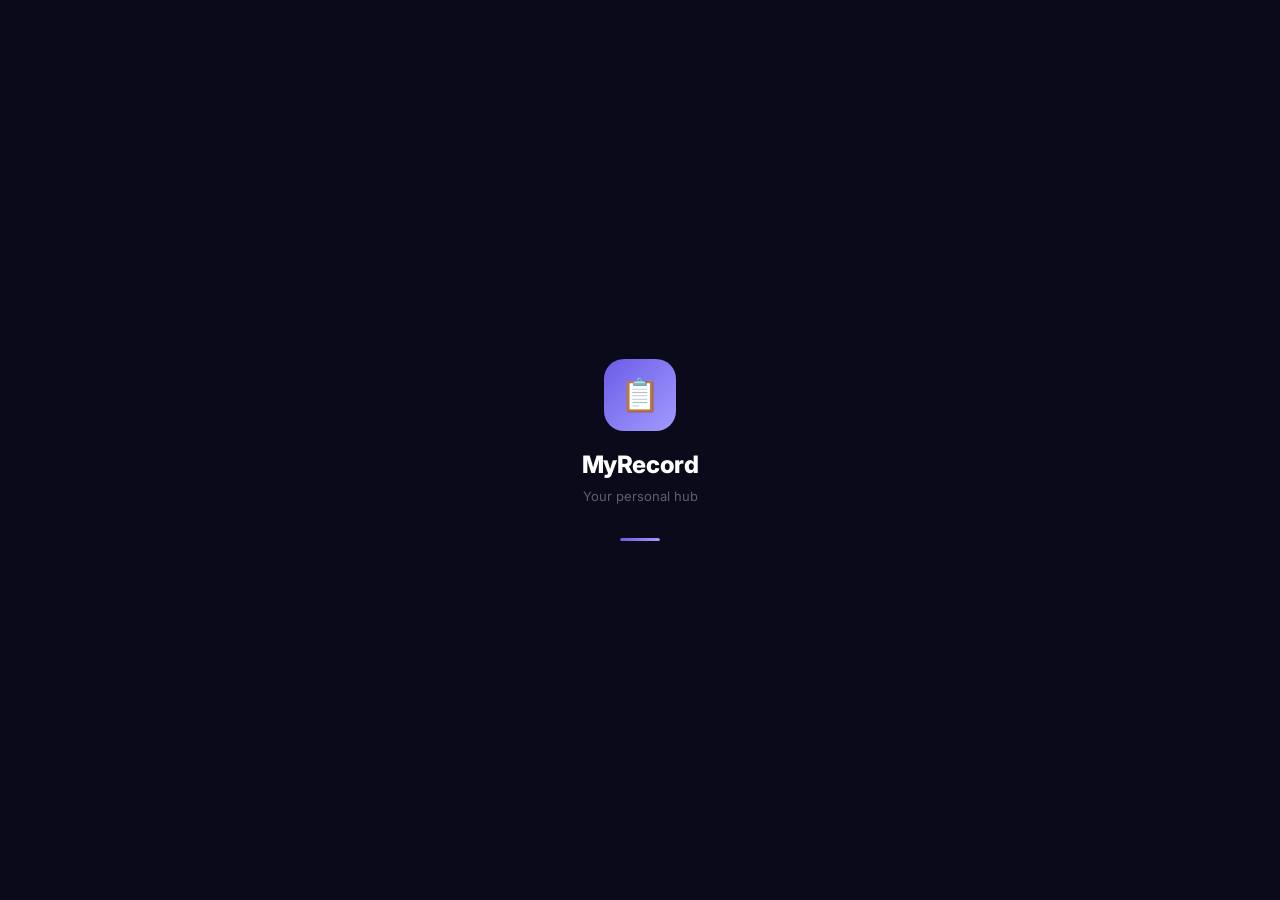
<file: index.html>
<!DOCTYPE html>
<html lang="en">
<head>
<meta charset="UTF-8"/>
<meta name="viewport" content="width=device-width,initial-scale=1.0,maximum-scale=1.0,user-scalable=no"/>
<meta name="mobile-web-app-capable" content="yes"/>
<meta name="apple-mobile-web-app-capable" content="yes"/>
<meta name="apple-mobile-web-app-status-bar-style" content="black-translucent"/>
<title>MyRecord</title>
<link rel="preconnect" href="https://fonts.googleapis.com"/>
<link href="https://fonts.googleapis.com/css2?family=Inter:wght@400;500;600;700;800&display=swap" rel="stylesheet"/>
<style>
*,*::before,*::after{box-sizing:border-box;margin:0;padding:0;-webkit-tap-highlight-color:transparent}
:root{
  --bg:#0A0A1A;
  --surface:#12122A;
  --card:#1A1A35;
  --card2:#20203E;
  --border:rgba(255,255,255,0.08);
  --text:#FFFFFF;
  --text2:rgba(255,255,255,0.65);
  --text3:rgba(255,255,255,0.35);
  --accent:#6C5CE7;
  --accent2:#A29BFE;
  --teal:#00CEC9;
  --pink:#FD79A8;
  --amber:#FDCB6E;
  --green:#00B894;
  --red:#FF7675;
  --orange:#E17055;
  --blue:#74B9FF;
  --purple:#A29BFE;
  --nav-h:70px;
}
html,body{height:100%;overflow:hidden}
body{
  font-family:'Inter',system-ui,sans-serif;
  background:var(--bg);color:var(--text);
  font-size:14px;line-height:1.5;
  display:flex;flex-direction:column;
  max-width:430px;margin:0 auto;
  position:relative;
}
.screen{display:none;flex-direction:column;height:calc(100vh - var(--nav-h));overflow-y:auto;overflow-x:hidden;padding-bottom:1rem;-webkit-overflow-scrolling:touch;}
.screen.active{display:flex}
.screen::-webkit-scrollbar{display:none}
.screen{-ms-overflow-style:none;scrollbar-width:none}
.statusbar{display:flex;align-items:center;justify-content:space-between;padding:14px 20px 0;flex-shrink:0;}
.statusbar-time{font-size:13px;font-weight:600;color:var(--text2)}
.statusbar-icons{display:flex;gap:6px;align-items:center}
.statusbar-icons svg{width:16px;height:16px;fill:var(--text2)}
.hero{margin:12px 16px;background:linear-gradient(135deg,#6C5CE7 0%,#a29bfe 50%,#fd79a8 100%);border-radius:20px;padding:20px;position:relative;overflow:hidden;flex-shrink:0;}
.hero::before{content:'';position:absolute;top:-40px;right:-40px;width:140px;height:140px;background:rgba(255,255,255,0.08);border-radius:50%;}
.hero::after{content:'';position:absolute;bottom:-30px;right:30px;width:90px;height:90px;background:rgba(255,255,255,0.06);border-radius:50%;}
.hero-greeting{font-size:12px;font-weight:500;opacity:.8;margin-bottom:2px}
.hero-name{font-size:20px;font-weight:800;letter-spacing:-.02em;margin-bottom:16px}
.hero-stats{display:grid;grid-template-columns:1fr 1fr;gap:10px;position:relative;z-index:1}
.hero-stat{background:rgba(255,255,255,0.15);border-radius:12px;padding:10px 12px;backdrop-filter:blur(10px)}
.hero-stat-label{font-size:10px;font-weight:600;opacity:.75;text-transform:uppercase;letter-spacing:.06em;margin-bottom:3px}
.hero-stat-val{font-size:18px;font-weight:700;letter-spacing:-.01em}
.hero-stat-val.green{color:#00ffcc}
.hero-stat-val.red{color:#ffb3b3}
.section-label{font-size:11px;font-weight:700;text-transform:uppercase;letter-spacing:.1em;color:var(--text3);padding:0 20px;margin:16px 0 10px;flex-shrink:0;}
.icon-grid{display:grid;grid-template-columns:repeat(4,1fr);gap:10px;padding:0 16px;flex-shrink:0;}
.grid-btn{background:var(--card);border:1px solid var(--border);border-radius:16px;padding:14px 8px 12px;display:flex;flex-direction:column;align-items:center;gap:8px;cursor:pointer;transition:transform .15s,background .15s;text-decoration:none;color:var(--text);-webkit-tap-highlight-color:transparent;position:relative;overflow:hidden;}
.grid-btn:active{transform:scale(.94);background:var(--card2)}
.grid-btn .btn-icon{width:42px;height:42px;border-radius:12px;display:flex;align-items:center;justify-content:center;font-size:20px;flex-shrink:0;}
.grid-btn .btn-label{font-size:11px;font-weight:600;text-align:center;line-height:1.2;color:var(--text2)}
.ic-task{background:rgba(108,92,231,.25)}.ic-leave{background:rgba(0,184,148,.25)}.ic-finance{background:rgba(253,203,110,.25)}.ic-health{background:rgba(255,118,117,.25)}.ic-family{background:rgba(253,121,168,.25)}.ic-study{background:rgba(116,185,255,.25)}.ic-trip{background:rgba(225,112,85,.25)}.ic-plans{background:rgba(162,155,254,.25)}.ic-digi{background:rgba(0,206,201,.25)}.ic-cal{background:rgba(253,203,110,.25)}.ic-contact{background:rgba(162,155,254,.25)}.ic-more{background:rgba(255,255,255,.1)}
.bottom-nav{height:var(--nav-h);background:var(--surface);border-top:1px solid var(--border);display:flex;align-items:center;justify-content:space-around;flex-shrink:0;padding-bottom:env(safe-area-inset-bottom);}
.nav-tab{display:flex;flex-direction:column;align-items:center;gap:4px;cursor:pointer;padding:8px 16px;border-radius:12px;transition:background .15s;color:var(--text3);background:none;border:none;font-family:inherit;-webkit-tap-highlight-color:transparent;}
.nav-tab.active{color:var(--accent2)}.nav-tab:active{background:rgba(255,255,255,.05)}
.nav-tab svg{width:22px;height:22px;stroke:currentColor;fill:none;stroke-width:1.8;stroke-linecap:round;stroke-linejoin:round}
.nav-tab span{font-size:10px;font-weight:600}.nav-tab.active svg{stroke:var(--accent2)}
.screen-header{display:flex;align-items:center;gap:12px;padding:16px 20px 12px;flex-shrink:0;}
.back-btn{width:36px;height:36px;background:var(--card);border-radius:10px;display:flex;align-items:center;justify-content:center;cursor:pointer;border:1px solid var(--border);flex-shrink:0;}
.back-btn svg{width:18px;height:18px;stroke:var(--text);fill:none;stroke-width:2;stroke-linecap:round;stroke-linejoin:round}
.screen-title{font-size:18px;font-weight:700;letter-spacing:-.01em}
.stats-strip{display:grid;grid-template-columns:repeat(3,1fr);gap:8px;padding:0 16px;margin-bottom:12px;flex-shrink:0;}
.stat-pill{background:var(--card);border:1px solid var(--border);border-radius:14px;padding:12px 10px;text-align:center}
.stat-pill-val{font-size:18px;font-weight:800;letter-spacing:-.01em}
.stat-pill-val.g{color:var(--green)}.stat-pill-val.r{color:var(--red)}.stat-pill-val.b{color:var(--blue)}
.stat-pill-label{font-size:10px;color:var(--text3);margin-top:2px;font-weight:500}
.form-card{margin:0 16px 12px;background:var(--card);border:1px solid var(--border);border-radius:16px;overflow:hidden;flex-shrink:0;}
.form-card-header{display:flex;align-items:center;justify-content:space-between;padding:12px 16px;border-bottom:1px solid var(--border);}
.form-card-header h3{font-size:13px;font-weight:700}
.form-card-toggle{font-size:11px;font-weight:600;color:var(--accent2);background:none;border:none;cursor:pointer;font-family:inherit;padding:4px 8px;}
.form-card-body{padding:14px 16px}
.f-row{display:grid;grid-template-columns:1fr 1fr;gap:8px}
.f-field{margin-bottom:10px}.f-field:last-child{margin-bottom:0}
.f-field label{display:block;font-size:11px;font-weight:600;color:var(--text3);text-transform:uppercase;letter-spacing:.06em;margin-bottom:5px}
.f-field input,.f-field select,.f-field textarea{width:100%;padding:10px 12px;background:var(--card2);border:1px solid var(--border);border-radius:10px;color:var(--text);font-size:13px;font-family:inherit;appearance:none;transition:border-color .15s;}
.f-field input:focus,.f-field select:focus{outline:none;border-color:var(--accent2)}
.f-field select option{background:var(--card2)}
.add-btn{width:100%;padding:13px;margin-top:4px;background:linear-gradient(135deg,var(--accent),var(--accent2));color:#fff;font-size:14px;font-weight:700;border:none;border-radius:12px;cursor:pointer;font-family:inherit;transition:opacity .15s;}
.add-btn:active{opacity:.85}.add-btn:disabled{opacity:.4;cursor:not-allowed}
.entry-list{padding:0 16px;flex:1}
.entry-card{background:var(--card);border:1px solid var(--border);border-radius:14px;padding:14px;margin-bottom:8px;cursor:pointer;transition:background .12s;display:flex;align-items:center;gap:12px;}
.entry-card:active{background:var(--card2)}
.entry-icon{width:40px;height:40px;border-radius:11px;display:flex;align-items:center;justify-content:center;font-size:18px;flex-shrink:0;background:rgba(108,92,231,.2);}
.entry-info{flex:1;min-width:0}
.entry-title{font-size:13px;font-weight:600;margin-bottom:2px;white-space:nowrap;overflow:hidden;text-overflow:ellipsis}
.entry-sub{font-size:11px;color:var(--text3)}
.entry-right{text-align:right;flex-shrink:0}
.entry-val{font-size:14px;font-weight:700}
.entry-val.g{color:var(--green)}.entry-val.r{color:var(--red)}
.entry-date{font-size:10px;color:var(--text3);margin-top:2px}
.sheet-bg{display:none;position:fixed;inset:0;background:rgba(0,0,0,.6);z-index:200;align-items:flex-end}
.sheet-bg.open{display:flex}
.sheet{background:var(--surface);border-radius:24px 24px 0 0;padding:0 0 env(safe-area-inset-bottom);width:100%;max-height:85vh;overflow-y:auto;}
.sheet-handle{width:36px;height:4px;background:var(--border);border-radius:99px;margin:12px auto 0}
.sheet-hdr{display:flex;align-items:center;justify-content:space-between;padding:16px 20px 12px}
.sheet-hdr h3{font-size:16px;font-weight:700}
.sheet-close{background:none;border:none;color:var(--text3);font-size:22px;cursor:pointer;padding:4px}
.sheet-body{padding:0 20px}
.sheet-foot{display:flex;gap:10px;padding:16px 20px}
.sheet-foot .btn{flex:1;padding:13px;border-radius:12px;font-size:13px;font-weight:700;font-family:inherit;cursor:pointer;border:none}
.btn-del{background:rgba(255,118,117,.15);color:var(--red)}
.btn-save{background:linear-gradient(135deg,var(--accent),var(--accent2));color:#fff}
.toast-wrap{position:fixed;top:20px;left:50%;transform:translateX(-50%);z-index:999;pointer-events:none}
.toast{background:rgba(30,30,60,.95);color:#fff;font-size:13px;font-weight:500;padding:10px 18px;border-radius:99px;border:1px solid rgba(255,255,255,.1);backdrop-filter:blur(20px);opacity:0;transform:translateY(-8px);transition:all .22s;white-space:nowrap;}
.toast.show{opacity:1;transform:translateY(0)}.toast.ok{border-color:var(--green);color:var(--green)}.toast.err{border-color:var(--red);color:var(--red)}
.prog-bar{height:6px;background:rgba(255,255,255,.1);border-radius:99px;overflow:hidden;margin:0 16px 16px;flex-shrink:0}
.prog-bar-fill{height:100%;background:linear-gradient(90deg,var(--green),var(--teal));border-radius:99px;transition:width .5s}
.cal-check{display:flex;align-items:center;gap:8px;padding:10px 12px;background:rgba(116,185,255,.1);border-radius:10px;margin-bottom:10px}
.cal-check label{font-size:12px;color:var(--blue);cursor:pointer;font-weight:500}
.cal-check input{accent-color:var(--blue);width:14px;height:14px}
.splash{position:fixed;inset:0;background:var(--bg);display:flex;flex-direction:column;align-items:center;justify-content:center;z-index:999;transition:opacity .4s;}
.splash.hide{opacity:0;pointer-events:none}
.splash-logo{width:72px;height:72px;background:linear-gradient(135deg,var(--accent),var(--accent2));border-radius:20px;display:flex;align-items:center;justify-content:center;font-size:32px;margin-bottom:16px;animation:pulse2 1.5s ease-in-out infinite;}
@keyframes pulse2{0%,100%{transform:scale(1)}50%{transform:scale(1.05)}}
.splash-name{font-size:24px;font-weight:800;letter-spacing:-.02em;margin-bottom:4px}
.splash-sub{font-size:13px;color:var(--text3)}
.loader{width:40px;height:3px;background:var(--card);border-radius:99px;margin-top:32px;overflow:hidden}
.loader-fill{height:100%;background:linear-gradient(90deg,var(--accent),var(--accent2));border-radius:99px;animation:load 1.5s ease-in-out infinite}
@keyframes load{0%{width:0%;margin-left:0}50%{width:60%}100%{width:0%;margin-left:100%}}
.hidden{display:none!important}
</style>
</head>
<body>

<!-- Splash -->
<div class="splash" id="splash">
  <div class="splash-logo">📋</div>
  <div class="splash-name">MyRecord</div>
  <div class="splash-sub">Your personal hub</div>
  <div class="loader"><div class="loader-fill"></div></div>
</div>

<!-- Toast -->
<div class="toast-wrap"><div class="toast" id="toast"></div></div>

<!-- ════════════════════════════════
     SCREEN: HOME
════════════════════════════════ -->
<div class="screen active" id="screen-home">
  <div class="statusbar">
    <span class="statusbar-time" id="clockTime">--:--</span>
    <div class="statusbar-icons">
      <svg viewBox="0 0 24 24"><path d="M1 6l5.5 5.5L12 6l5.5 5.5L23 6"/></svg>
      <svg viewBox="0 0 24 24"><rect x="2" y="7" width="20" height="14" rx="2"/><path d="M16 7V5a2 2 0 0 0-4 0v2"/></svg>
    </div>
  </div>
  <div class="hero">
    <div class="hero-greeting" id="heroGreeting">Good morning</div>
    <div class="hero-name">Pholline 👋</div>
    <div class="hero-stats">
      <div class="hero-stat">
        <div class="hero-stat-label">Leave Left</div>
        <div class="hero-stat-val green" id="heroLeave">—</div>
      </div>
      <div class="hero-stat">
        <div class="hero-stat-label">Leave Used</div>
        <div class="hero-stat-val red" id="heroUsed">—</div>
      </div>
    </div>
  </div>
  <div class="section-label">My Sections</div>
  <div class="icon-grid">
    <div class="grid-btn" onclick="openScreen('leave')">
      <div class="btn-icon ic-leave">🌴</div><span class="btn-label">Annual Leave</span>
    </div>
    <div class="grid-btn" onclick="openScreen('task')">
      <div class="btn-icon ic-task">✅</div><span class="btn-label">Task</span>
    </div>
    <div class="grid-btn" onclick="openScreen('finance')">
      <div class="btn-icon ic-finance">💰</div><span class="btn-label">Finance</span>
    </div>
    <div class="grid-btn" onclick="openScreen('health')">
      <div class="btn-icon ic-health">❤️</div><span class="btn-label">Health</span>
    </div>
    <div class="grid-btn" onclick="openScreen('family')">
      <div class="btn-icon ic-family">👨‍👩‍👧</div><span class="btn-label">Family</span>
    </div>
    <div class="grid-btn" onclick="openScreen('study')">
      <div class="btn-icon ic-study">📚</div><span class="btn-label">Study</span>
    </div>
    <div class="grid-btn" onclick="openScreen('trip')">
      <div class="btn-icon ic-trip">✈️</div><span class="btn-label">Trip Plans</span>
    </div>
    <div class="grid-btn" onclick="openScreen('plans')">
      <div class="btn-icon ic-plans">🎯</div><span class="btn-label">Plans</span>
    </div>
    <div class="grid-btn" onclick="openScreen('digi')">
      <div class="btn-icon ic-digi">🔐</div><span class="btn-label">Digi Asset</span>
    </div>
    <div class="grid-btn" onclick="openScreen('calendar')">
      <div class="btn-icon ic-cal">📅</div><span class="btn-label">Calendar</span>
    </div>
    <div class="grid-btn" onclick="openScreen('contact')">
      <div class="btn-icon ic-contact">👤</div><span class="btn-label">Contact</span>
    </div>
    <div class="grid-btn" onclick="goSettings()">
      <div class="btn-icon ic-more">⚙️</div><span class="btn-label">Settings</span>
    </div>
  </div>
</div>

<!-- ════════════════════════════════
     SCREEN: LEAVE
════════════════════════════════ -->
<div class="screen" id="screen-leave">
  <div class="screen-header">
    <div class="back-btn" onclick="goHome()">
      <svg viewBox="0 0 24 24"><polyline points="15 18 9 12 15 6"/></svg>
    </div>
    <div class="screen-title">🌴 Annual Leave</div>
  </div>
  <div class="stats-strip">
    <div class="stat-pill">
      <div class="stat-pill-val b">20</div>
      <div class="stat-pill-label">Balance</div>
    </div>
    <div class="stat-pill">
      <div class="stat-pill-val r" id="lSpent">–</div>
      <div class="stat-pill-label">Spent</div>
    </div>
    <div class="stat-pill">
      <div class="stat-pill-val g" id="lRem">–</div>
      <div class="stat-pill-label">Remaining</div>
    </div>
  </div>
  <div class="prog-bar"><div class="prog-bar-fill" id="lProgBar" style="width:0%"></div></div>
  <div class="form-card">
    <div class="form-card-header">
      <h3>Add leave entry</h3>
      <button class="form-card-toggle" onclick="toggleForm('leaveForm')">Hide ↑</button>
    </div>
    <div class="form-card-body" id="leaveForm">
      <div class="f-row">
        <div class="f-field"><label>Leave date</label><input type="date" id="lDate"/></div>
        <div class="f-field"><label>Days</label><input type="number" id="lDays" min="0.5" step="0.5" placeholder="1"/></div>
      </div>
      <div class="f-field"><label>Reason</label>
        <select id="lReason">
          <option value="">Select…</option>
          <option>Busy at home</option>
          <option>Going to province</option>
          <option>Going to homeland</option>
          <option>Children Graduation</option>
          <option>Medical</option>
          <option>Other</option>
        </select>
      </div>
      <div class="f-field"><label>Remark</label><input type="text" id="lRemark" placeholder="e.g. HCMC Marathon"/></div>
      <div class="f-field"><label>Application date</label><input type="date" id="lAppDate"/></div>
      <div class="cal-check">
        <input type="checkbox" id="lCal" checked/>
        <label for="lCal">📅 Add to Google Calendar</label>
      </div>
      <button class="add-btn" id="lAddBtn" onclick="addLeave()">+ Add Entry</button>
    </div>
  </div>
  <div class="section-label" style="margin-top:4px">
    History <span id="lCount" style="color:var(--accent2);font-size:10px"></span>
  </div>
  <div class="entry-list" id="leaveList">
    <div style="text-align:center;padding:2rem;color:var(--text3);font-size:13px">Loading…</div>
  </div>
</div>

<!-- ════════════════════════════════
     SCREEN: GENERIC  (Task / Finance / Health / Family /
                        Study / Trip / Plans / Digi / Calendar / Contact)
════════════════════════════════ -->
<div class="screen" id="screen-generic">
  <div class="screen-header">
    <div class="back-btn" onclick="goHome()">
      <svg viewBox="0 0 24 24"><polyline points="15 18 9 12 15 6"/></svg>
    </div>
    <div class="screen-title" id="genericTitle">–</div>
  </div>
  <div class="form-card">
    <div class="form-card-header">
      <h3>Add entry</h3>
      <button class="form-card-toggle" onclick="toggleForm('genericFormBody')">Hide ↑</button>
    </div>
    <div class="form-card-body" id="genericFormBody">
      <div id="genericFields"></div>
      <button class="add-btn" id="gAddBtn" onclick="addGeneric()">+ Add Entry</button>
    </div>
  </div>
  <div class="section-label" style="margin-top:4px">
    Records <span id="gCount" style="color:var(--accent2);font-size:10px"></span>
  </div>
  <div class="entry-list" id="genericList">
    <div style="text-align:center;padding:2rem;color:var(--text3);font-size:13px">Loading…</div>
  </div>
</div>

<!-- ════════════════════════════════
     SCREEN: SETTINGS
════════════════════════════════ -->
<div class="screen" id="screen-settings">
  <div class="screen-header">
    <div class="back-btn" onclick="goHome()">
      <svg viewBox="0 0 24 24"><polyline points="15 18 9 12 15 6"/></svg>
    </div>
    <div class="screen-title">⚙️ Settings</div>
  </div>
  <div style="padding:0 16px">
    <div class="form-card" style="margin:0 0 12px">
      <div class="form-card-header"><h3>Google Sheets Connection</h3></div>
      <div class="form-card-body">
        <div class="f-field"><label>Apps Script URL</label>
          <input type="url" id="settingsUrl" placeholder="https://script.google.com/macros/s/.../exec" style="font-size:11px"/>
        </div>
        <button class="add-btn" onclick="saveSettings()">Save & Connect</button>
      </div>
    </div>
    <div class="form-card" style="margin:0">
      <div class="form-card-header"><h3>Connection Status</h3></div>
      <div class="form-card-body">
        <div style="display:flex;align-items:center;gap:10px;padding:8px 0">
          <div style="width:10px;height:10px;border-radius:50%;background:var(--green);flex-shrink:0" id="connDot"></div>
          <span style="font-size:13px;color:var(--text2)" id="connLabel">Not tested</span>
        </div>
        <button class="add-btn" style="background:var(--card2);color:var(--text2)" onclick="testConn()">Test Connection</button>
      </div>
    </div>
  </div>
</div>

<!-- Bottom nav -->
<div class="bottom-nav">
  <button class="nav-tab active" id="tab-home" onclick="showTab('home')">
    <svg viewBox="0 0 24 24"><path d="M3 9l9-7 9 7v11a2 2 0 0 1-2 2H5a2 2 0 0 1-2-2z"/><polyline points="9 22 9 12 15 12 15 22"/></svg>
    <span>Home</span>
  </button>
  <button class="nav-tab" id="tab-leave" onclick="openScreen('leave')">
    <svg viewBox="0 0 24 24"><rect x="3" y="4" width="18" height="18" rx="2"/><line x1="16" y1="2" x2="16" y2="6"/><line x1="8" y1="2" x2="8" y2="6"/><line x1="3" y1="10" x2="21" y2="10"/></svg>
    <span>Leave</span>
  </button>
  <button class="nav-tab" id="tab-task" onclick="openScreen('task')">
    <svg viewBox="0 0 24 24"><polyline points="9 11 12 14 22 4"/><path d="M21 12v7a2 2 0 0 1-2 2H5a2 2 0 0 1-2-2V5a2 2 0 0 1 2-2h11"/></svg>
    <span>Tasks</span>
  </button>
  <button class="nav-tab" id="tab-settings" onclick="goSettings()">
    <svg viewBox="0 0 24 24"><circle cx="12" cy="12" r="3"/><path d="M19.4 15a1.65 1.65 0 0 0 .33 1.82l.06.06a2 2 0 0 1-2.83 2.83l-.06-.06a1.65 1.65 0 0 0-1.82-.33 1.65 1.65 0 0 0-1 1.51V21a2 2 0 0 1-4 0v-.09A1.65 1.65 0 0 0 9 19.4a1.65 1.65 0 0 0-1.82.33l-.06.06a2 2 0 0 1-2.83-2.83l.06-.06A1.65 1.65 0 0 0 4.68 15a1.65 1.65 0 0 0-1.51-1H3a2 2 0 0 1 0-4h.09A1.65 1.65 0 0 0 4.6 9a1.65 1.65 0 0 0-.33-1.82l-.06-.06a2 2 0 0 1 2.83-2.83l.06.06A1.65 1.65 0 0 0 9 4.68a1.65 1.65 0 0 0 1-1.51V3a2 2 0 0 1 4 0v.09a1.65 1.65 0 0 0 1 1.51 1.65 1.65 0 0 0 1.82-.33l.06-.06a2 2 0 0 1 2.83 2.83l-.06.06A1.65 1.65 0 0 0 19.4 9a1.65 1.65 0 0 0 1.51 1H21a2 2 0 0 1 0 4h-.09a1.65 1.65 0 0 0-1.51 1z"/></svg>
    <span>Settings</span>
  </button>
</div>

<!-- Edit bottom sheet (shared by all screens) -->
<div class="sheet-bg" id="editSheet" onclick="closeSheet(event)">
  <div class="sheet" id="sheetInner">
    <div class="sheet-handle"></div>
    <div class="sheet-hdr">
      <h3 id="sheetTitle">Edit entry</h3>
      <button class="sheet-close" onclick="closeSheetDirect()">×</button>
    </div>
    <div class="sheet-body" id="sheetBody"></div>
    <div class="sheet-foot">
      <button class="btn btn-del" onclick="deleteEntry()">🗑 Delete</button>
      <button class="btn btn-save" onclick="saveEntry()">Save changes</button>
    </div>
  </div>
</div>

<!-- ═══════════════════════════════════════════
     SCRIPTS — load order matters:
       1. _app.js      shared state + navigation
       2. _leave.js    Annual Leave screen
       3. _generic.js  all other 10 sections
       4. _settings.js settings screen
     ═══════════════════════════════════════════ -->
<script src="_app.js"></script>
<script src="_leave.js"></script>
<script src="_generic.js"></script>
<script src="_settings.js"></script>

</body>
</html>
</file>
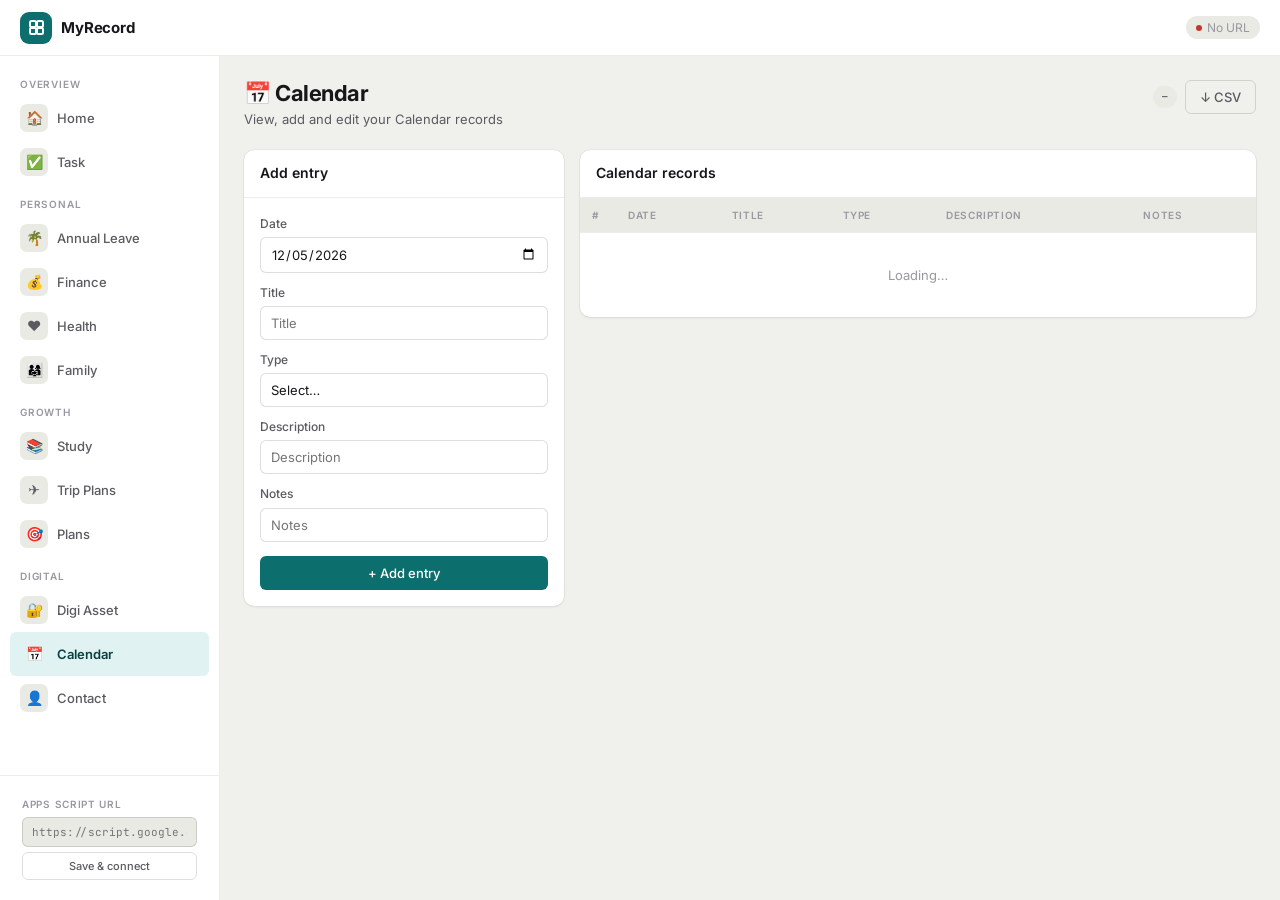
<file: calendar.html>
<!DOCTYPE html><html lang="en"><head>
<meta charset="UTF-8"/><meta name="viewport" content="width=device-width,initial-scale=1.0"/>
<title>Calendar — MyRecord</title>
<link rel="preconnect" href="https://fonts.googleapis.com"/>
<link rel="preconnect" href="https://fonts.gstatic.com" crossorigin/>
<link href="https://fonts.googleapis.com/css2?family=Inter:wght@400;500;600;700&family=JetBrains+Mono:wght@500&display=swap" rel="stylesheet"/>
<link rel="stylesheet" href="_shared.css"/>
</head><body>
<div class="topbar">
  <div class="topbar-left">
    <button class="hamburger" onclick="toggleSidebar()"><svg viewBox="0 0 20 20"><path d="M2 5h16M2 10h16M2 15h16"/></svg></button>
    <a class="brand" href="index.html"><div class="brand-mark"><svg viewBox="0 0 17 17"><rect x="2" y="2" width="6" height="6" rx="1.5"/><rect x="9" y="2" width="6" height="6" rx="1.5"/><rect x="2" y="9" width="6" height="6" rx="1.5"/><rect x="9" y="9" width="6" height="6" rx="1.5"/></svg></div>MyRecord</a>
  </div>
  <div class="topbar-right"><button class="sync-pill" onclick="syncPage()"><div class="sdot" id="sdot"></div><span id="slabel">Loading…</span></button></div>
</div>
<aside class="sidebar" id="sidebar">
  <div class="sidebar-inner">
    <div class="nav-section"><span class="nav-label">Overview</span><nav>
      <a href="index.html" data-page="index.html"><span class="nav-icon">🏠</span>Home</a>
      <a href="task.html" data-page="task.html"><span class="nav-icon">✅</span>Task</a>
    </nav></div>
    <div class="nav-section"><span class="nav-label">Personal</span><nav>
      <a href="leave.html" data-page="leave.html"><span class="nav-icon">🌴</span>Annual Leave</a>
      <a href="finance.html" data-page="finance.html"><span class="nav-icon">💰</span>Finance</a>
      <a href="health.html" data-page="health.html"><span class="nav-icon">❤️</span>Health</a>
      <a href="family.html" data-page="family.html"><span class="nav-icon">👨‍👩‍👧</span>Family</a>
    </nav></div>
    <div class="nav-section"><span class="nav-label">Growth</span><nav>
      <a href="study.html" data-page="study.html"><span class="nav-icon">📚</span>Study</a>
      <a href="trip.html" data-page="trip.html"><span class="nav-icon">✈️</span>Trip Plans</a>
      <a href="plans.html" data-page="plans.html"><span class="nav-icon">🎯</span>Plans</a>
    </nav></div>
    <div class="nav-section"><span class="nav-label">Digital</span><nav>
      <a href="digi.html" data-page="digi.html"><span class="nav-icon">🔐</span>Digi Asset</a>
      <a href="calendar.html" data-page="calendar.html"><span class="nav-icon">📅</span>Calendar</a>
      <a href="contact.html" data-page="contact.html"><span class="nav-icon">👤</span>Contact</a>
    </nav></div>
  </div>
  <div class="sidebar-footer"><div class="url-config"><label>Apps Script URL</label><input type="url" id="urlInput" placeholder="https://script.google.com/macros/s/.../exec"/><button class="btn btn-ghost" onclick="saveUrl()">Save & connect</button></div></div>
</aside>
<div class="page"><div class="page-inner">
  <div class="page-header">
    <div><div class="page-title">📅 Calendar</div><div class="page-subtitle">View, add and edit your Calendar records</div></div>
    <div class="page-actions"><span class="chip chip-gray" id="rowBadge">–</span><button class="btn btn-ghost" onclick="exportCSV()">↓ CSV</button></div>
  </div>
  <div class="two-col">
    <div class="form-col"><div class="card">
      <div class="card-header"><h2>Add entry</h2></div>
      <div class="card-body">
        <div class="field"><label>Date</label><input type="date" id="f_Date" placeholder="Date"/></div>
<div class="field"><label>Title</label><input type="text" id="f_Title" placeholder="Title"/></div>
<div class="field"><label>Type</label><select id="f_Type"><option value="">Select…</option><option>Event</option><option>Reminder</option><option>Holiday</option><option>Birthday</option><option>Meeting</option><option>Other</option></select></div>
<div class="field"><label>Description</label><input type="text" id="f_Description" placeholder="Description"/></div>
<div class="field"><label>Notes</label><input type="text" id="f_Notes" placeholder="Notes"/></div>
        <button class="btn btn-primary btn-full" id="addBtn" onclick="addRow()" style="margin-top:4px">+ Add entry</button>
      </div>
    </div></div>
    <div class="card">
      <div class="card-header"><h2>Calendar records</h2></div>
      <div class="table-wrap"><table>
        <thead><tr><th style="width:36px">#</th><th>Date</th><th>Title</th><th>Type</th><th>Description</th><th>Notes</th></tr></thead>
        <tbody id="tbody"><tr><td colspan="6" style="text-align:center;padding:2rem;color:var(--text3)">Loading…</td></tr></tbody>
      </table></div>
    </div>
  </div>
</div></div>
<div id="drawer" class="drawer">
  <div class="drawer-hdr"><h3>Edit entry</h3><button class="drawer-close" onclick="closeDrawer()">×</button></div>
  <div class="drawer-body">
    <input type="hidden" id="editId"/>
    <div class="field"><label>Date</label><input type="date" id="e_Date" placeholder="Date"/></div>
<div class="field"><label>Title</label><input type="text" id="e_Title" placeholder="Title"/></div>
<div class="field"><label>Type</label><select id="e_Type"><option value="">Select…</option><option>Event</option><option>Reminder</option><option>Holiday</option><option>Birthday</option><option>Meeting</option><option>Other</option></select></div>
<div class="field"><label>Description</label><input type="text" id="e_Description" placeholder="Description"/></div>
<div class="field"><label>Notes</label><input type="text" id="e_Notes" placeholder="Notes"/></div>
  </div>
  <div class="drawer-foot">
    <button class="btn btn-danger" onclick="deleteRow()">🗑 Delete</button>
    <button class="btn btn-primary" onclick="saveEdit()">Save changes</button>
  </div>
</div>
<div id="_toast" class="toast"></div>
<script src="_shared.js"></script>
<script>
const SHEET_NAME="Calendar";
const FIELDS=[{"type": "date", "name": "Date", "id": "f_Date", "eid": "e_Date"}, {"type": "text", "name": "Title", "id": "f_Title", "eid": "e_Title"}, {"type": "select", "name": "Type", "id": "f_Type", "eid": "e_Type"}, {"type": "text", "name": "Description", "id": "f_Description", "eid": "e_Description"}, {"type": "text", "name": "Notes", "id": "f_Notes", "eid": "e_Notes"}];
const COLS=["Date", "Title", "Type", "Description", "Notes"];
let rows=[], editId=null;
function toggleSidebar(){document.getElementById("sidebar").classList.toggle("open")}
function saveUrl(){const v=document.getElementById("urlInput").value.trim();if(!v)return;localStorage.setItem("gs_url",v);toast("Saved","ok");syncPage();}
function closeDrawer(){document.getElementById("drawer").classList.remove("open");editId=null;document.querySelectorAll("tbody tr").forEach(r=>r.classList.remove("selected"));}
document.addEventListener("keydown",e=>{if(e.key==="Escape")closeDrawer()});
document.addEventListener("DOMContentLoaded",()=>{
  document.querySelectorAll("nav a[data-page]").forEach(a=>a.classList.toggle("active",a.dataset.page==="calendar.html"));
  const inp=document.getElementById("urlInput");if(inp&&localStorage.getItem("gs_url"))inp.value=localStorage.getItem("gs_url");
  FIELDS.forEach(f=>{if(f.type==="date"){const el=document.getElementById(f.id);if(el)el.value=today();}});
  syncPage();
});
async function syncPage(){
  const url=localStorage.getItem("gs_url");
  if(!url){setSyncState("err","No URL");return;}
  setSyncState("spin","Syncing…");
  try{
    const res=await fetch(url+"?action=read&sheet="+encodeURIComponent(SHEET_NAME));
    const data=await res.json();
    if(data.error)throw new Error(data.error);
    rows=data.entries||data.rows||[];
    renderTable();setSyncState("ok","Synced "+new Date().toLocaleTimeString());
  }catch(e){setSyncState("err","Failed");toast("Error: "+e.message,"err");}
}
async function addRow(){
  const url=localStorage.getItem("gs_url");if(!url){toast("No URL","err");return;}
  const params={action:"add",sheet:SHEET_NAME};
  FIELDS.forEach(f=>{const el=document.getElementById(f.id);params[f.name]=el?el.value.trim():"";  });
  const btn=document.getElementById("addBtn");btn.disabled=true;btn.textContent="Saving…";
  try{
    const res=await fetch(url+"?"+new URLSearchParams(params));
    const data=await res.json();if(data.error)throw new Error(data.error);
    toast("Saved ✓","ok");
    FIELDS.forEach(f=>{const el=document.getElementById(f.id);if(el&&f.type!=="date")el.value="";});
    await syncPage();
  }catch(e){toast("Error: "+e.message,"err");}
  finally{btn.disabled=false;btn.textContent="+ Add entry";}
}
function openDrawer(row){
  editId=row._id||row.id||row["_rowIndex"];
  document.getElementById("editId").value=editId;
  FIELDS.forEach(f=>{const el=document.getElementById(f.eid);if(el)el.value=row[f.name]||"";});
  document.getElementById("drawer").classList.add("open");
  document.querySelectorAll("tbody tr").forEach(r=>r.classList.toggle("selected",r.dataset.id==editId));
}
async function saveEdit(){
  const url=localStorage.getItem("gs_url");
  const id=document.getElementById("editId").value;
  const params={action:"update",sheet:SHEET_NAME,id};
  FIELDS.forEach(f=>{const el=document.getElementById(f.eid);params[f.name]=el?el.value.trim():"";  });
  try{
    const res=await fetch(url+"?"+new URLSearchParams(params));
    const data=await res.json();if(data.error)throw new Error(data.error);
    toast("Updated ✓","ok");closeDrawer();await syncPage();
  }catch(e){toast("Error: "+e.message,"err");}
}
async function deleteRow(){
  const url=localStorage.getItem("gs_url");
  const id=document.getElementById("editId").value;
  if(!confirm("Delete this entry?"))return;
  try{
    await fetch(url+"?"+new URLSearchParams({action:"delete",sheet:SHEET_NAME,id}));
    toast("Deleted","ok");closeDrawer();await syncPage();
  }catch(e){toast("Error: "+e.message,"err");}
}
function renderTable(){
  const tbody=document.getElementById("tbody");
  document.getElementById("rowBadge").textContent=rows.length+" entries";
  if(!rows.length){tbody.innerHTML='<tr><td colspan="20" style="text-align:center;padding:2rem;color:var(--text3)">No entries yet. Add one on the left.</td></tr>';return;}
  tbody.innerHTML=rows.map((row,i)=>{
    const id=row._id||row.id||row["_rowIndex"]||i;
    const cells=COLS.map(c=>"<td title='"+(row[c]||"")+"'>"+(row[c]||"–")+"</td>").join("");
    const rj=JSON.stringify(row).replace(/"/g,"&quot;");
    return `<tr data-id="${id}" onclick="openDrawer(${rj})">${cells}</tr>`;
  }).join("");
}
function exportCSV(){
  if(!rows.length){toast("No data","err");return;}
  const h=COLS.join(",");
  const lines=rows.map(r=>COLS.map(c=>'"'+(r[c]||"")+'"').join(","));
  const a=document.createElement("a");
  a.href="data:text/csv;charset=utf-8,"+encodeURIComponent([h,...lines].join("\n"));
  a.download=SHEET_NAME.toLowerCase().replace(/ /g,"_")+".csv";a.click();
}
</script></body></html>
</file>
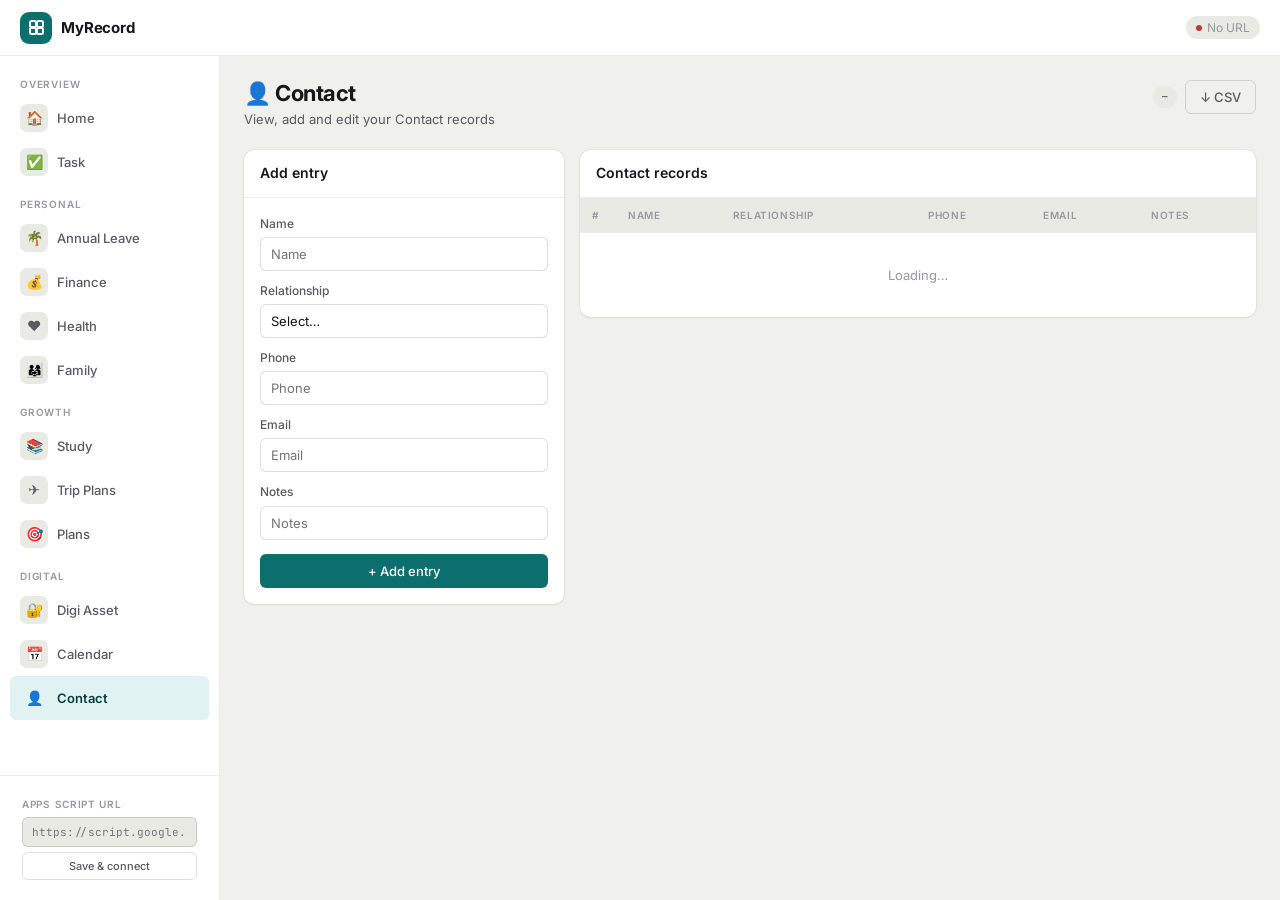
<file: contact.html>
<!DOCTYPE html><html lang="en"><head>
<meta charset="UTF-8"/><meta name="viewport" content="width=device-width,initial-scale=1.0"/>
<title>Contact — MyRecord</title>
<link rel="preconnect" href="https://fonts.googleapis.com"/>
<link rel="preconnect" href="https://fonts.gstatic.com" crossorigin/>
<link href="https://fonts.googleapis.com/css2?family=Inter:wght@400;500;600;700&family=JetBrains+Mono:wght@500&display=swap" rel="stylesheet"/>
<link rel="stylesheet" href="_shared.css"/>
</head><body>
<div class="topbar">
  <div class="topbar-left">
    <button class="hamburger" onclick="toggleSidebar()"><svg viewBox="0 0 20 20"><path d="M2 5h16M2 10h16M2 15h16"/></svg></button>
    <a class="brand" href="index.html"><div class="brand-mark"><svg viewBox="0 0 17 17"><rect x="2" y="2" width="6" height="6" rx="1.5"/><rect x="9" y="2" width="6" height="6" rx="1.5"/><rect x="2" y="9" width="6" height="6" rx="1.5"/><rect x="9" y="9" width="6" height="6" rx="1.5"/></svg></div>MyRecord</a>
  </div>
  <div class="topbar-right"><button class="sync-pill" onclick="syncPage()"><div class="sdot" id="sdot"></div><span id="slabel">Loading…</span></button></div>
</div>
<aside class="sidebar" id="sidebar">
  <div class="sidebar-inner">
    <div class="nav-section"><span class="nav-label">Overview</span><nav>
      <a href="index.html" data-page="index.html"><span class="nav-icon">🏠</span>Home</a>
      <a href="task.html" data-page="task.html"><span class="nav-icon">✅</span>Task</a>
    </nav></div>
    <div class="nav-section"><span class="nav-label">Personal</span><nav>
      <a href="leave.html" data-page="leave.html"><span class="nav-icon">🌴</span>Annual Leave</a>
      <a href="finance.html" data-page="finance.html"><span class="nav-icon">💰</span>Finance</a>
      <a href="health.html" data-page="health.html"><span class="nav-icon">❤️</span>Health</a>
      <a href="family.html" data-page="family.html"><span class="nav-icon">👨‍👩‍👧</span>Family</a>
    </nav></div>
    <div class="nav-section"><span class="nav-label">Growth</span><nav>
      <a href="study.html" data-page="study.html"><span class="nav-icon">📚</span>Study</a>
      <a href="trip.html" data-page="trip.html"><span class="nav-icon">✈️</span>Trip Plans</a>
      <a href="plans.html" data-page="plans.html"><span class="nav-icon">🎯</span>Plans</a>
    </nav></div>
    <div class="nav-section"><span class="nav-label">Digital</span><nav>
      <a href="digi.html" data-page="digi.html"><span class="nav-icon">🔐</span>Digi Asset</a>
      <a href="calendar.html" data-page="calendar.html"><span class="nav-icon">📅</span>Calendar</a>
      <a href="contact.html" data-page="contact.html"><span class="nav-icon">👤</span>Contact</a>
    </nav></div>
  </div>
  <div class="sidebar-footer"><div class="url-config"><label>Apps Script URL</label><input type="url" id="urlInput" placeholder="https://script.google.com/macros/s/.../exec"/><button class="btn btn-ghost" onclick="saveUrl()">Save & connect</button></div></div>
</aside>
<div class="page"><div class="page-inner">
  <div class="page-header">
    <div><div class="page-title">👤 Contact</div><div class="page-subtitle">View, add and edit your Contact records</div></div>
    <div class="page-actions"><span class="chip chip-gray" id="rowBadge">–</span><button class="btn btn-ghost" onclick="exportCSV()">↓ CSV</button></div>
  </div>
  <div class="two-col">
    <div class="form-col"><div class="card">
      <div class="card-header"><h2>Add entry</h2></div>
      <div class="card-body">
        <div class="field"><label>Name</label><input type="text" id="f_Name" placeholder="Name"/></div>
<div class="field"><label>Relationship</label><select id="f_Relationship"><option value="">Select…</option><option>Family</option><option>Friend</option><option>Colleague</option><option>Business</option><option>Other</option></select></div>
<div class="field"><label>Phone</label><input type="text" id="f_Phone" placeholder="Phone"/></div>
<div class="field"><label>Email</label><input type="text" id="f_Email" placeholder="Email"/></div>
<div class="field"><label>Notes</label><input type="text" id="f_Notes" placeholder="Notes"/></div>
        <button class="btn btn-primary btn-full" id="addBtn" onclick="addRow()" style="margin-top:4px">+ Add entry</button>
      </div>
    </div></div>
    <div class="card">
      <div class="card-header"><h2>Contact records</h2></div>
      <div class="table-wrap"><table>
        <thead><tr><th style="width:36px">#</th><th>Name</th><th>Relationship</th><th>Phone</th><th>Email</th><th>Notes</th></tr></thead>
        <tbody id="tbody"><tr><td colspan="6" style="text-align:center;padding:2rem;color:var(--text3)">Loading…</td></tr></tbody>
      </table></div>
    </div>
  </div>
</div></div>
<div id="drawer" class="drawer">
  <div class="drawer-hdr"><h3>Edit entry</h3><button class="drawer-close" onclick="closeDrawer()">×</button></div>
  <div class="drawer-body">
    <input type="hidden" id="editId"/>
    <div class="field"><label>Name</label><input type="text" id="e_Name" placeholder="Name"/></div>
<div class="field"><label>Relationship</label><select id="e_Relationship"><option value="">Select…</option><option>Family</option><option>Friend</option><option>Colleague</option><option>Business</option><option>Other</option></select></div>
<div class="field"><label>Phone</label><input type="text" id="e_Phone" placeholder="Phone"/></div>
<div class="field"><label>Email</label><input type="text" id="e_Email" placeholder="Email"/></div>
<div class="field"><label>Notes</label><input type="text" id="e_Notes" placeholder="Notes"/></div>
  </div>
  <div class="drawer-foot">
    <button class="btn btn-danger" onclick="deleteRow()">🗑 Delete</button>
    <button class="btn btn-primary" onclick="saveEdit()">Save changes</button>
  </div>
</div>
<div id="_toast" class="toast"></div>
<script src="_shared.js"></script>
<script>
const SHEET_NAME="Contact";
const FIELDS=[{"type": "text", "name": "Name", "id": "f_Name", "eid": "e_Name"}, {"type": "select", "name": "Relationship", "id": "f_Relationship", "eid": "e_Relationship"}, {"type": "text", "name": "Phone", "id": "f_Phone", "eid": "e_Phone"}, {"type": "text", "name": "Email", "id": "f_Email", "eid": "e_Email"}, {"type": "text", "name": "Notes", "id": "f_Notes", "eid": "e_Notes"}];
const COLS=["Name", "Relationship", "Phone", "Email", "Notes"];
let rows=[], editId=null;
function toggleSidebar(){document.getElementById("sidebar").classList.toggle("open")}
function saveUrl(){const v=document.getElementById("urlInput").value.trim();if(!v)return;localStorage.setItem("gs_url",v);toast("Saved","ok");syncPage();}
function closeDrawer(){document.getElementById("drawer").classList.remove("open");editId=null;document.querySelectorAll("tbody tr").forEach(r=>r.classList.remove("selected"));}
document.addEventListener("keydown",e=>{if(e.key==="Escape")closeDrawer()});
document.addEventListener("DOMContentLoaded",()=>{
  document.querySelectorAll("nav a[data-page]").forEach(a=>a.classList.toggle("active",a.dataset.page==="contact.html"));
  const inp=document.getElementById("urlInput");if(inp&&localStorage.getItem("gs_url"))inp.value=localStorage.getItem("gs_url");
  FIELDS.forEach(f=>{if(f.type==="date"){const el=document.getElementById(f.id);if(el)el.value=today();}});
  syncPage();
});
async function syncPage(){
  const url=localStorage.getItem("gs_url");
  if(!url){setSyncState("err","No URL");return;}
  setSyncState("spin","Syncing…");
  try{
    const res=await fetch(url+"?action=read&sheet="+encodeURIComponent(SHEET_NAME));
    const data=await res.json();
    if(data.error)throw new Error(data.error);
    rows=data.entries||data.rows||[];
    renderTable();setSyncState("ok","Synced "+new Date().toLocaleTimeString());
  }catch(e){setSyncState("err","Failed");toast("Error: "+e.message,"err");}
}
async function addRow(){
  const url=localStorage.getItem("gs_url");if(!url){toast("No URL","err");return;}
  const params={action:"add",sheet:SHEET_NAME};
  FIELDS.forEach(f=>{const el=document.getElementById(f.id);params[f.name]=el?el.value.trim():"";  });
  const btn=document.getElementById("addBtn");btn.disabled=true;btn.textContent="Saving…";
  try{
    const res=await fetch(url+"?"+new URLSearchParams(params));
    const data=await res.json();if(data.error)throw new Error(data.error);
    toast("Saved ✓","ok");
    FIELDS.forEach(f=>{const el=document.getElementById(f.id);if(el&&f.type!=="date")el.value="";});
    await syncPage();
  }catch(e){toast("Error: "+e.message,"err");}
  finally{btn.disabled=false;btn.textContent="+ Add entry";}
}
function openDrawer(row){
  editId=row._id||row.id||row["_rowIndex"];
  document.getElementById("editId").value=editId;
  FIELDS.forEach(f=>{const el=document.getElementById(f.eid);if(el)el.value=row[f.name]||"";});
  document.getElementById("drawer").classList.add("open");
  document.querySelectorAll("tbody tr").forEach(r=>r.classList.toggle("selected",r.dataset.id==editId));
}
async function saveEdit(){
  const url=localStorage.getItem("gs_url");
  const id=document.getElementById("editId").value;
  const params={action:"update",sheet:SHEET_NAME,id};
  FIELDS.forEach(f=>{const el=document.getElementById(f.eid);params[f.name]=el?el.value.trim():"";  });
  try{
    const res=await fetch(url+"?"+new URLSearchParams(params));
    const data=await res.json();if(data.error)throw new Error(data.error);
    toast("Updated ✓","ok");closeDrawer();await syncPage();
  }catch(e){toast("Error: "+e.message,"err");}
}
async function deleteRow(){
  const url=localStorage.getItem("gs_url");
  const id=document.getElementById("editId").value;
  if(!confirm("Delete this entry?"))return;
  try{
    await fetch(url+"?"+new URLSearchParams({action:"delete",sheet:SHEET_NAME,id}));
    toast("Deleted","ok");closeDrawer();await syncPage();
  }catch(e){toast("Error: "+e.message,"err");}
}
function renderTable(){
  const tbody=document.getElementById("tbody");
  document.getElementById("rowBadge").textContent=rows.length+" entries";
  if(!rows.length){tbody.innerHTML='<tr><td colspan="20" style="text-align:center;padding:2rem;color:var(--text3)">No entries yet. Add one on the left.</td></tr>';return;}
  tbody.innerHTML=rows.map((row,i)=>{
    const id=row._id||row.id||row["_rowIndex"]||i;
    const cells=COLS.map(c=>"<td title='"+(row[c]||"")+"'>"+(row[c]||"–")+"</td>").join("");
    const rj=JSON.stringify(row).replace(/"/g,"&quot;");
    return `<tr data-id="${id}" onclick="openDrawer(${rj})">${cells}</tr>`;
  }).join("");
}
function exportCSV(){
  if(!rows.length){toast("No data","err");return;}
  const h=COLS.join(",");
  const lines=rows.map(r=>COLS.map(c=>'"'+(r[c]||"")+'"').join(","));
  const a=document.createElement("a");
  a.href="data:text/csv;charset=utf-8,"+encodeURIComponent([h,...lines].join("\n"));
  a.download=SHEET_NAME.toLowerCase().replace(/ /g,"_")+".csv";a.click();
}
</script></body></html>
</file>
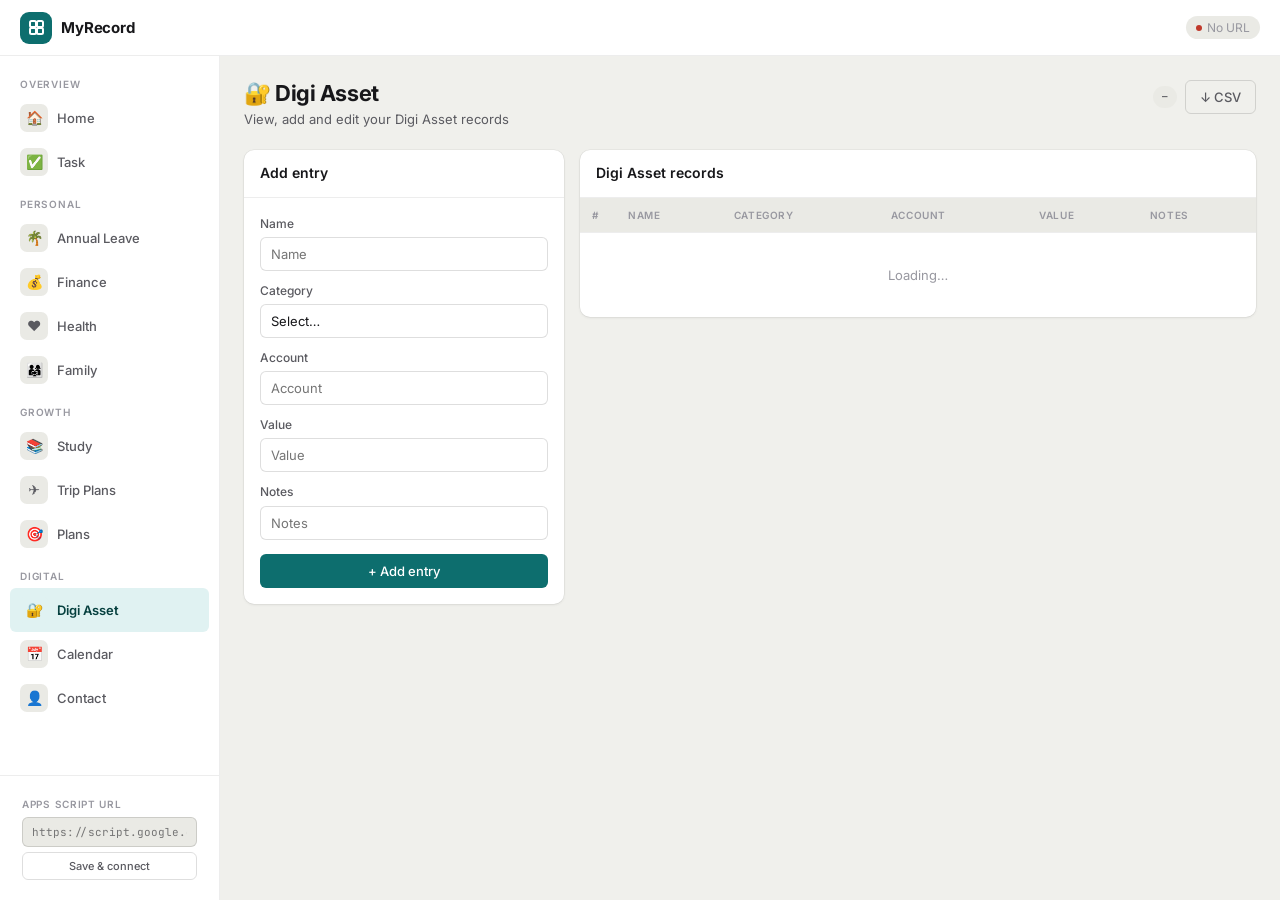
<file: digi.html>
<!DOCTYPE html><html lang="en"><head>
<meta charset="UTF-8"/><meta name="viewport" content="width=device-width,initial-scale=1.0"/>
<title>Digi Asset — MyRecord</title>
<link rel="preconnect" href="https://fonts.googleapis.com"/>
<link rel="preconnect" href="https://fonts.gstatic.com" crossorigin/>
<link href="https://fonts.googleapis.com/css2?family=Inter:wght@400;500;600;700&family=JetBrains+Mono:wght@500&display=swap" rel="stylesheet"/>
<link rel="stylesheet" href="_shared.css"/>
</head><body>
<div class="topbar">
  <div class="topbar-left">
    <button class="hamburger" onclick="toggleSidebar()"><svg viewBox="0 0 20 20"><path d="M2 5h16M2 10h16M2 15h16"/></svg></button>
    <a class="brand" href="index.html"><div class="brand-mark"><svg viewBox="0 0 17 17"><rect x="2" y="2" width="6" height="6" rx="1.5"/><rect x="9" y="2" width="6" height="6" rx="1.5"/><rect x="2" y="9" width="6" height="6" rx="1.5"/><rect x="9" y="9" width="6" height="6" rx="1.5"/></svg></div>MyRecord</a>
  </div>
  <div class="topbar-right"><button class="sync-pill" onclick="syncPage()"><div class="sdot" id="sdot"></div><span id="slabel">Loading…</span></button></div>
</div>
<aside class="sidebar" id="sidebar">
  <div class="sidebar-inner">
    <div class="nav-section"><span class="nav-label">Overview</span><nav>
      <a href="index.html" data-page="index.html"><span class="nav-icon">🏠</span>Home</a>
      <a href="task.html" data-page="task.html"><span class="nav-icon">✅</span>Task</a>
    </nav></div>
    <div class="nav-section"><span class="nav-label">Personal</span><nav>
      <a href="leave.html" data-page="leave.html"><span class="nav-icon">🌴</span>Annual Leave</a>
      <a href="finance.html" data-page="finance.html"><span class="nav-icon">💰</span>Finance</a>
      <a href="health.html" data-page="health.html"><span class="nav-icon">❤️</span>Health</a>
      <a href="family.html" data-page="family.html"><span class="nav-icon">👨‍👩‍👧</span>Family</a>
    </nav></div>
    <div class="nav-section"><span class="nav-label">Growth</span><nav>
      <a href="study.html" data-page="study.html"><span class="nav-icon">📚</span>Study</a>
      <a href="trip.html" data-page="trip.html"><span class="nav-icon">✈️</span>Trip Plans</a>
      <a href="plans.html" data-page="plans.html"><span class="nav-icon">🎯</span>Plans</a>
    </nav></div>
    <div class="nav-section"><span class="nav-label">Digital</span><nav>
      <a href="digi.html" data-page="digi.html"><span class="nav-icon">🔐</span>Digi Asset</a>
      <a href="calendar.html" data-page="calendar.html"><span class="nav-icon">📅</span>Calendar</a>
      <a href="contact.html" data-page="contact.html"><span class="nav-icon">👤</span>Contact</a>
    </nav></div>
  </div>
  <div class="sidebar-footer"><div class="url-config"><label>Apps Script URL</label><input type="url" id="urlInput" placeholder="https://script.google.com/macros/s/.../exec"/><button class="btn btn-ghost" onclick="saveUrl()">Save & connect</button></div></div>
</aside>
<div class="page"><div class="page-inner">
  <div class="page-header">
    <div><div class="page-title">🔐 Digi Asset</div><div class="page-subtitle">View, add and edit your Digi Asset records</div></div>
    <div class="page-actions"><span class="chip chip-gray" id="rowBadge">–</span><button class="btn btn-ghost" onclick="exportCSV()">↓ CSV</button></div>
  </div>
  <div class="two-col">
    <div class="form-col"><div class="card">
      <div class="card-header"><h2>Add entry</h2></div>
      <div class="card-body">
        <div class="field"><label>Name</label><input type="text" id="f_Name" placeholder="Name"/></div>
<div class="field"><label>Category</label><select id="f_Category"><option value="">Select…</option><option>Crypto</option><option>Investment</option><option>Domain</option><option>Subscription</option><option>Account</option><option>Software</option><option>Other</option></select></div>
<div class="field"><label>Account</label><input type="text" id="f_Account" placeholder="Account"/></div>
<div class="field"><label>Value</label><input type="text" id="f_Value" placeholder="Value"/></div>
<div class="field"><label>Notes</label><input type="text" id="f_Notes" placeholder="Notes"/></div>
        <button class="btn btn-primary btn-full" id="addBtn" onclick="addRow()" style="margin-top:4px">+ Add entry</button>
      </div>
    </div></div>
    <div class="card">
      <div class="card-header"><h2>Digi Asset records</h2></div>
      <div class="table-wrap"><table>
        <thead><tr><th style="width:36px">#</th><th>Name</th><th>Category</th><th>Account</th><th>Value</th><th>Notes</th></tr></thead>
        <tbody id="tbody"><tr><td colspan="6" style="text-align:center;padding:2rem;color:var(--text3)">Loading…</td></tr></tbody>
      </table></div>
    </div>
  </div>
</div></div>
<div id="drawer" class="drawer">
  <div class="drawer-hdr"><h3>Edit entry</h3><button class="drawer-close" onclick="closeDrawer()">×</button></div>
  <div class="drawer-body">
    <input type="hidden" id="editId"/>
    <div class="field"><label>Name</label><input type="text" id="e_Name" placeholder="Name"/></div>
<div class="field"><label>Category</label><select id="e_Category"><option value="">Select…</option><option>Crypto</option><option>Investment</option><option>Domain</option><option>Subscription</option><option>Account</option><option>Software</option><option>Other</option></select></div>
<div class="field"><label>Account</label><input type="text" id="e_Account" placeholder="Account"/></div>
<div class="field"><label>Value</label><input type="text" id="e_Value" placeholder="Value"/></div>
<div class="field"><label>Notes</label><input type="text" id="e_Notes" placeholder="Notes"/></div>
  </div>
  <div class="drawer-foot">
    <button class="btn btn-danger" onclick="deleteRow()">🗑 Delete</button>
    <button class="btn btn-primary" onclick="saveEdit()">Save changes</button>
  </div>
</div>
<div id="_toast" class="toast"></div>
<script src="_shared.js"></script>
<script>
const SHEET_NAME="Digi Asset";
const FIELDS=[{"type": "text", "name": "Name", "id": "f_Name", "eid": "e_Name"}, {"type": "select", "name": "Category", "id": "f_Category", "eid": "e_Category"}, {"type": "text", "name": "Account", "id": "f_Account", "eid": "e_Account"}, {"type": "text", "name": "Value", "id": "f_Value", "eid": "e_Value"}, {"type": "text", "name": "Notes", "id": "f_Notes", "eid": "e_Notes"}];
const COLS=["Name", "Category", "Account", "Value", "Notes"];
let rows=[], editId=null;
function toggleSidebar(){document.getElementById("sidebar").classList.toggle("open")}
function saveUrl(){const v=document.getElementById("urlInput").value.trim();if(!v)return;localStorage.setItem("gs_url",v);toast("Saved","ok");syncPage();}
function closeDrawer(){document.getElementById("drawer").classList.remove("open");editId=null;document.querySelectorAll("tbody tr").forEach(r=>r.classList.remove("selected"));}
document.addEventListener("keydown",e=>{if(e.key==="Escape")closeDrawer()});
document.addEventListener("DOMContentLoaded",()=>{
  document.querySelectorAll("nav a[data-page]").forEach(a=>a.classList.toggle("active",a.dataset.page==="digi.html"));
  const inp=document.getElementById("urlInput");if(inp&&localStorage.getItem("gs_url"))inp.value=localStorage.getItem("gs_url");
  FIELDS.forEach(f=>{if(f.type==="date"){const el=document.getElementById(f.id);if(el)el.value=today();}});
  syncPage();
});
async function syncPage(){
  const url=localStorage.getItem("gs_url");
  if(!url){setSyncState("err","No URL");return;}
  setSyncState("spin","Syncing…");
  try{
    const res=await fetch(url+"?action=read&sheet="+encodeURIComponent(SHEET_NAME));
    const data=await res.json();
    if(data.error)throw new Error(data.error);
    rows=data.entries||data.rows||[];
    renderTable();setSyncState("ok","Synced "+new Date().toLocaleTimeString());
  }catch(e){setSyncState("err","Failed");toast("Error: "+e.message,"err");}
}
async function addRow(){
  const url=localStorage.getItem("gs_url");if(!url){toast("No URL","err");return;}
  const params={action:"add",sheet:SHEET_NAME};
  FIELDS.forEach(f=>{const el=document.getElementById(f.id);params[f.name]=el?el.value.trim():"";  });
  const btn=document.getElementById("addBtn");btn.disabled=true;btn.textContent="Saving…";
  try{
    const res=await fetch(url+"?"+new URLSearchParams(params));
    const data=await res.json();if(data.error)throw new Error(data.error);
    toast("Saved ✓","ok");
    FIELDS.forEach(f=>{const el=document.getElementById(f.id);if(el&&f.type!=="date")el.value="";});
    await syncPage();
  }catch(e){toast("Error: "+e.message,"err");}
  finally{btn.disabled=false;btn.textContent="+ Add entry";}
}
function openDrawer(row){
  editId=row._id||row.id||row["_rowIndex"];
  document.getElementById("editId").value=editId;
  FIELDS.forEach(f=>{const el=document.getElementById(f.eid);if(el)el.value=row[f.name]||"";});
  document.getElementById("drawer").classList.add("open");
  document.querySelectorAll("tbody tr").forEach(r=>r.classList.toggle("selected",r.dataset.id==editId));
}
async function saveEdit(){
  const url=localStorage.getItem("gs_url");
  const id=document.getElementById("editId").value;
  const params={action:"update",sheet:SHEET_NAME,id};
  FIELDS.forEach(f=>{const el=document.getElementById(f.eid);params[f.name]=el?el.value.trim():"";  });
  try{
    const res=await fetch(url+"?"+new URLSearchParams(params));
    const data=await res.json();if(data.error)throw new Error(data.error);
    toast("Updated ✓","ok");closeDrawer();await syncPage();
  }catch(e){toast("Error: "+e.message,"err");}
}
async function deleteRow(){
  const url=localStorage.getItem("gs_url");
  const id=document.getElementById("editId").value;
  if(!confirm("Delete this entry?"))return;
  try{
    await fetch(url+"?"+new URLSearchParams({action:"delete",sheet:SHEET_NAME,id}));
    toast("Deleted","ok");closeDrawer();await syncPage();
  }catch(e){toast("Error: "+e.message,"err");}
}
function renderTable(){
  const tbody=document.getElementById("tbody");
  document.getElementById("rowBadge").textContent=rows.length+" entries";
  if(!rows.length){tbody.innerHTML='<tr><td colspan="20" style="text-align:center;padding:2rem;color:var(--text3)">No entries yet. Add one on the left.</td></tr>';return;}
  tbody.innerHTML=rows.map((row,i)=>{
    const id=row._id||row.id||row["_rowIndex"]||i;
    const cells=COLS.map(c=>"<td title='"+(row[c]||"")+"'>"+(row[c]||"–")+"</td>").join("");
    const rj=JSON.stringify(row).replace(/"/g,"&quot;");
    return `<tr data-id="${id}" onclick="openDrawer(${rj})">${cells}</tr>`;
  }).join("");
}
function exportCSV(){
  if(!rows.length){toast("No data","err");return;}
  const h=COLS.join(",");
  const lines=rows.map(r=>COLS.map(c=>'"'+(r[c]||"")+'"').join(","));
  const a=document.createElement("a");
  a.href="data:text/csv;charset=utf-8,"+encodeURIComponent([h,...lines].join("\n"));
  a.download=SHEET_NAME.toLowerCase().replace(/ /g,"_")+".csv";a.click();
}
</script></body></html>
</file>
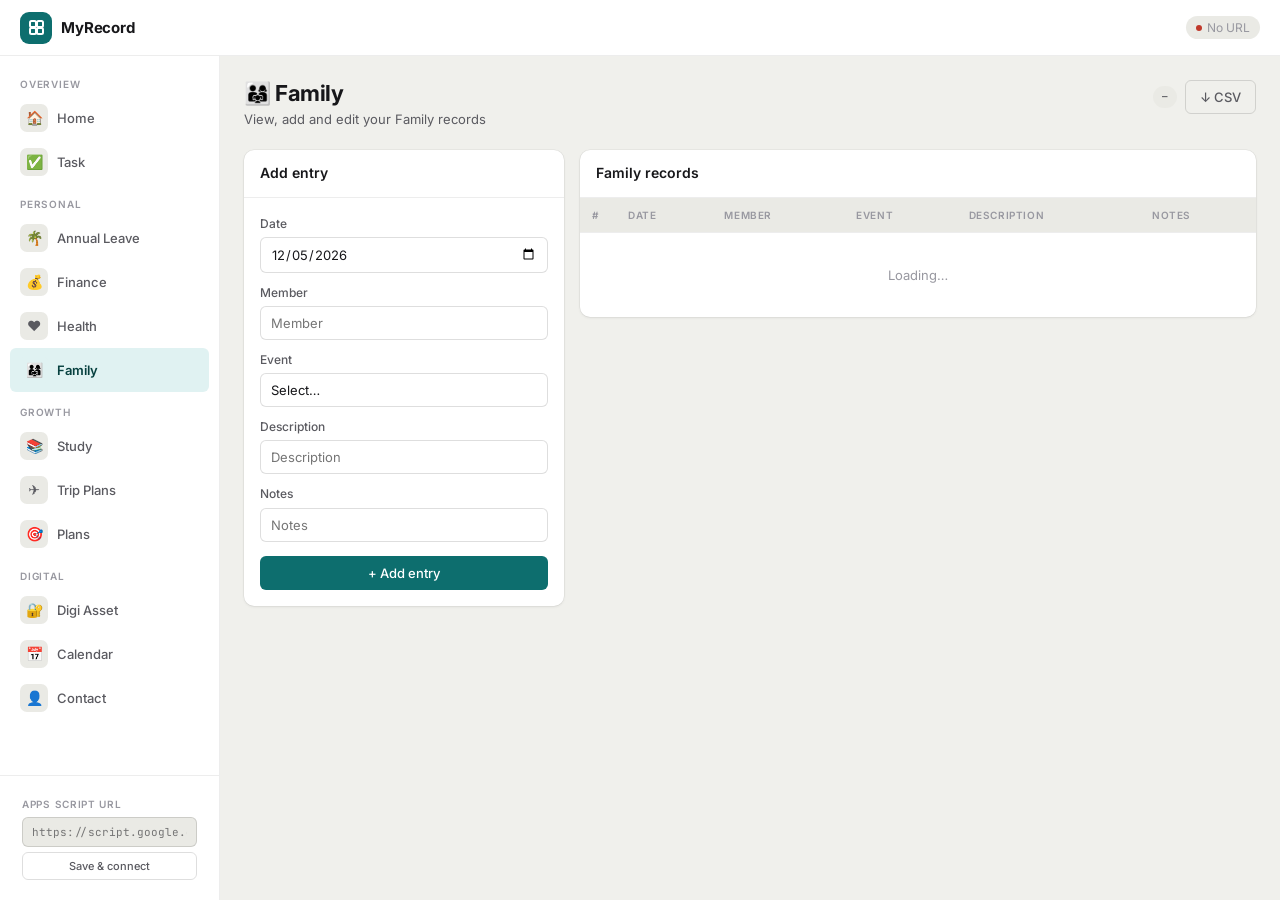
<file: family.html>
<!DOCTYPE html><html lang="en"><head>
<meta charset="UTF-8"/><meta name="viewport" content="width=device-width,initial-scale=1.0"/>
<title>Family — MyRecord</title>
<link rel="preconnect" href="https://fonts.googleapis.com"/>
<link rel="preconnect" href="https://fonts.gstatic.com" crossorigin/>
<link href="https://fonts.googleapis.com/css2?family=Inter:wght@400;500;600;700&family=JetBrains+Mono:wght@500&display=swap" rel="stylesheet"/>
<link rel="stylesheet" href="_shared.css"/>
</head><body>
<div class="topbar">
  <div class="topbar-left">
    <button class="hamburger" onclick="toggleSidebar()"><svg viewBox="0 0 20 20"><path d="M2 5h16M2 10h16M2 15h16"/></svg></button>
    <a class="brand" href="index.html"><div class="brand-mark"><svg viewBox="0 0 17 17"><rect x="2" y="2" width="6" height="6" rx="1.5"/><rect x="9" y="2" width="6" height="6" rx="1.5"/><rect x="2" y="9" width="6" height="6" rx="1.5"/><rect x="9" y="9" width="6" height="6" rx="1.5"/></svg></div>MyRecord</a>
  </div>
  <div class="topbar-right"><button class="sync-pill" onclick="syncPage()"><div class="sdot" id="sdot"></div><span id="slabel">Loading…</span></button></div>
</div>
<aside class="sidebar" id="sidebar">
  <div class="sidebar-inner">
    <div class="nav-section"><span class="nav-label">Overview</span><nav>
      <a href="index.html" data-page="index.html"><span class="nav-icon">🏠</span>Home</a>
      <a href="task.html" data-page="task.html"><span class="nav-icon">✅</span>Task</a>
    </nav></div>
    <div class="nav-section"><span class="nav-label">Personal</span><nav>
      <a href="leave.html" data-page="leave.html"><span class="nav-icon">🌴</span>Annual Leave</a>
      <a href="finance.html" data-page="finance.html"><span class="nav-icon">💰</span>Finance</a>
      <a href="health.html" data-page="health.html"><span class="nav-icon">❤️</span>Health</a>
      <a href="family.html" data-page="family.html"><span class="nav-icon">👨‍👩‍👧</span>Family</a>
    </nav></div>
    <div class="nav-section"><span class="nav-label">Growth</span><nav>
      <a href="study.html" data-page="study.html"><span class="nav-icon">📚</span>Study</a>
      <a href="trip.html" data-page="trip.html"><span class="nav-icon">✈️</span>Trip Plans</a>
      <a href="plans.html" data-page="plans.html"><span class="nav-icon">🎯</span>Plans</a>
    </nav></div>
    <div class="nav-section"><span class="nav-label">Digital</span><nav>
      <a href="digi.html" data-page="digi.html"><span class="nav-icon">🔐</span>Digi Asset</a>
      <a href="calendar.html" data-page="calendar.html"><span class="nav-icon">📅</span>Calendar</a>
      <a href="contact.html" data-page="contact.html"><span class="nav-icon">👤</span>Contact</a>
    </nav></div>
  </div>
  <div class="sidebar-footer"><div class="url-config"><label>Apps Script URL</label><input type="url" id="urlInput" placeholder="https://script.google.com/macros/s/.../exec"/><button class="btn btn-ghost" onclick="saveUrl()">Save & connect</button></div></div>
</aside>
<div class="page"><div class="page-inner">
  <div class="page-header">
    <div><div class="page-title">👨‍👩‍👧 Family</div><div class="page-subtitle">View, add and edit your Family records</div></div>
    <div class="page-actions"><span class="chip chip-gray" id="rowBadge">–</span><button class="btn btn-ghost" onclick="exportCSV()">↓ CSV</button></div>
  </div>
  <div class="two-col">
    <div class="form-col"><div class="card">
      <div class="card-header"><h2>Add entry</h2></div>
      <div class="card-body">
        <div class="field"><label>Date</label><input type="date" id="f_Date" placeholder="Date"/></div>
<div class="field"><label>Member</label><input type="text" id="f_Member" placeholder="Member"/></div>
<div class="field"><label>Event</label><select id="f_Event"><option value="">Select…</option><option>Birthday</option><option>Anniversary</option><option>Medical</option><option>School</option><option>Travel</option><option>Gathering</option><option>Other</option></select></div>
<div class="field"><label>Description</label><input type="text" id="f_Description" placeholder="Description"/></div>
<div class="field"><label>Notes</label><input type="text" id="f_Notes" placeholder="Notes"/></div>
        <button class="btn btn-primary btn-full" id="addBtn" onclick="addRow()" style="margin-top:4px">+ Add entry</button>
      </div>
    </div></div>
    <div class="card">
      <div class="card-header"><h2>Family records</h2></div>
      <div class="table-wrap"><table>
        <thead><tr><th style="width:36px">#</th><th>Date</th><th>Member</th><th>Event</th><th>Description</th><th>Notes</th></tr></thead>
        <tbody id="tbody"><tr><td colspan="6" style="text-align:center;padding:2rem;color:var(--text3)">Loading…</td></tr></tbody>
      </table></div>
    </div>
  </div>
</div></div>
<div id="drawer" class="drawer">
  <div class="drawer-hdr"><h3>Edit entry</h3><button class="drawer-close" onclick="closeDrawer()">×</button></div>
  <div class="drawer-body">
    <input type="hidden" id="editId"/>
    <div class="field"><label>Date</label><input type="date" id="e_Date" placeholder="Date"/></div>
<div class="field"><label>Member</label><input type="text" id="e_Member" placeholder="Member"/></div>
<div class="field"><label>Event</label><select id="e_Event"><option value="">Select…</option><option>Birthday</option><option>Anniversary</option><option>Medical</option><option>School</option><option>Travel</option><option>Gathering</option><option>Other</option></select></div>
<div class="field"><label>Description</label><input type="text" id="e_Description" placeholder="Description"/></div>
<div class="field"><label>Notes</label><input type="text" id="e_Notes" placeholder="Notes"/></div>
  </div>
  <div class="drawer-foot">
    <button class="btn btn-danger" onclick="deleteRow()">🗑 Delete</button>
    <button class="btn btn-primary" onclick="saveEdit()">Save changes</button>
  </div>
</div>
<div id="_toast" class="toast"></div>
<script src="_shared.js"></script>
<script>
const SHEET_NAME="Family";
const FIELDS=[{"type": "date", "name": "Date", "id": "f_Date", "eid": "e_Date"}, {"type": "text", "name": "Member", "id": "f_Member", "eid": "e_Member"}, {"type": "select", "name": "Event", "id": "f_Event", "eid": "e_Event"}, {"type": "text", "name": "Description", "id": "f_Description", "eid": "e_Description"}, {"type": "text", "name": "Notes", "id": "f_Notes", "eid": "e_Notes"}];
const COLS=["Date", "Member", "Event", "Description", "Notes"];
let rows=[], editId=null;
function toggleSidebar(){document.getElementById("sidebar").classList.toggle("open")}
function saveUrl(){const v=document.getElementById("urlInput").value.trim();if(!v)return;localStorage.setItem("gs_url",v);toast("Saved","ok");syncPage();}
function closeDrawer(){document.getElementById("drawer").classList.remove("open");editId=null;document.querySelectorAll("tbody tr").forEach(r=>r.classList.remove("selected"));}
document.addEventListener("keydown",e=>{if(e.key==="Escape")closeDrawer()});
document.addEventListener("DOMContentLoaded",()=>{
  document.querySelectorAll("nav a[data-page]").forEach(a=>a.classList.toggle("active",a.dataset.page==="family.html"));
  const inp=document.getElementById("urlInput");if(inp&&localStorage.getItem("gs_url"))inp.value=localStorage.getItem("gs_url");
  FIELDS.forEach(f=>{if(f.type==="date"){const el=document.getElementById(f.id);if(el)el.value=today();}});
  syncPage();
});
async function syncPage(){
  const url=localStorage.getItem("gs_url");
  if(!url){setSyncState("err","No URL");return;}
  setSyncState("spin","Syncing…");
  try{
    const res=await fetch(url+"?action=read&sheet="+encodeURIComponent(SHEET_NAME));
    const data=await res.json();
    if(data.error)throw new Error(data.error);
    rows=data.entries||data.rows||[];
    renderTable();setSyncState("ok","Synced "+new Date().toLocaleTimeString());
  }catch(e){setSyncState("err","Failed");toast("Error: "+e.message,"err");}
}
async function addRow(){
  const url=localStorage.getItem("gs_url");if(!url){toast("No URL","err");return;}
  const params={action:"add",sheet:SHEET_NAME};
  FIELDS.forEach(f=>{const el=document.getElementById(f.id);params[f.name]=el?el.value.trim():"";  });
  const btn=document.getElementById("addBtn");btn.disabled=true;btn.textContent="Saving…";
  try{
    const res=await fetch(url+"?"+new URLSearchParams(params));
    const data=await res.json();if(data.error)throw new Error(data.error);
    toast("Saved ✓","ok");
    FIELDS.forEach(f=>{const el=document.getElementById(f.id);if(el&&f.type!=="date")el.value="";});
    await syncPage();
  }catch(e){toast("Error: "+e.message,"err");}
  finally{btn.disabled=false;btn.textContent="+ Add entry";}
}
function openDrawer(row){
  editId=row._id||row.id||row["_rowIndex"];
  document.getElementById("editId").value=editId;
  FIELDS.forEach(f=>{const el=document.getElementById(f.eid);if(el)el.value=row[f.name]||"";});
  document.getElementById("drawer").classList.add("open");
  document.querySelectorAll("tbody tr").forEach(r=>r.classList.toggle("selected",r.dataset.id==editId));
}
async function saveEdit(){
  const url=localStorage.getItem("gs_url");
  const id=document.getElementById("editId").value;
  const params={action:"update",sheet:SHEET_NAME,id};
  FIELDS.forEach(f=>{const el=document.getElementById(f.eid);params[f.name]=el?el.value.trim():"";  });
  try{
    const res=await fetch(url+"?"+new URLSearchParams(params));
    const data=await res.json();if(data.error)throw new Error(data.error);
    toast("Updated ✓","ok");closeDrawer();await syncPage();
  }catch(e){toast("Error: "+e.message,"err");}
}
async function deleteRow(){
  const url=localStorage.getItem("gs_url");
  const id=document.getElementById("editId").value;
  if(!confirm("Delete this entry?"))return;
  try{
    await fetch(url+"?"+new URLSearchParams({action:"delete",sheet:SHEET_NAME,id}));
    toast("Deleted","ok");closeDrawer();await syncPage();
  }catch(e){toast("Error: "+e.message,"err");}
}
function renderTable(){
  const tbody=document.getElementById("tbody");
  document.getElementById("rowBadge").textContent=rows.length+" entries";
  if(!rows.length){tbody.innerHTML='<tr><td colspan="20" style="text-align:center;padding:2rem;color:var(--text3)">No entries yet. Add one on the left.</td></tr>';return;}
  tbody.innerHTML=rows.map((row,i)=>{
    const id=row._id||row.id||row["_rowIndex"]||i;
    const cells=COLS.map(c=>"<td title='"+(row[c]||"")+"'>"+(row[c]||"–")+"</td>").join("");
    const rj=JSON.stringify(row).replace(/"/g,"&quot;");
    return `<tr data-id="${id}" onclick="openDrawer(${rj})">${cells}</tr>`;
  }).join("");
}
function exportCSV(){
  if(!rows.length){toast("No data","err");return;}
  const h=COLS.join(",");
  const lines=rows.map(r=>COLS.map(c=>'"'+(r[c]||"")+'"').join(","));
  const a=document.createElement("a");
  a.href="data:text/csv;charset=utf-8,"+encodeURIComponent([h,...lines].join("\n"));
  a.download=SHEET_NAME.toLowerCase().replace(/ /g,"_")+".csv";a.click();
}
</script></body></html>
</file>
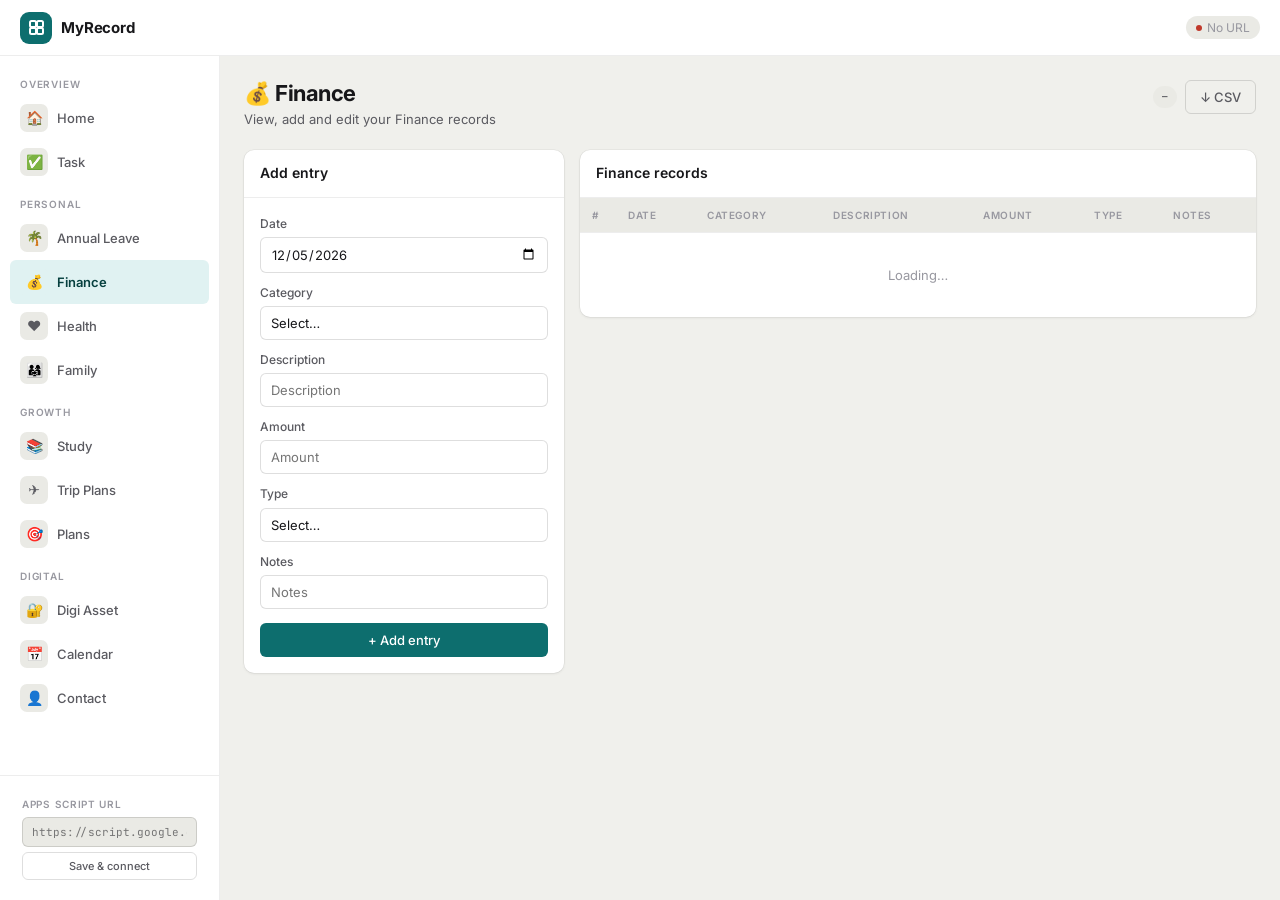
<file: finance.html>
<!DOCTYPE html><html lang="en"><head>
<meta charset="UTF-8"/><meta name="viewport" content="width=device-width,initial-scale=1.0"/>
<title>Finance — MyRecord</title>
<link rel="preconnect" href="https://fonts.googleapis.com"/>
<link rel="preconnect" href="https://fonts.gstatic.com" crossorigin/>
<link href="https://fonts.googleapis.com/css2?family=Inter:wght@400;500;600;700&family=JetBrains+Mono:wght@500&display=swap" rel="stylesheet"/>
<link rel="stylesheet" href="_shared.css"/>
</head><body>
<div class="topbar">
  <div class="topbar-left">
    <button class="hamburger" onclick="toggleSidebar()"><svg viewBox="0 0 20 20"><path d="M2 5h16M2 10h16M2 15h16"/></svg></button>
    <a class="brand" href="index.html"><div class="brand-mark"><svg viewBox="0 0 17 17"><rect x="2" y="2" width="6" height="6" rx="1.5"/><rect x="9" y="2" width="6" height="6" rx="1.5"/><rect x="2" y="9" width="6" height="6" rx="1.5"/><rect x="9" y="9" width="6" height="6" rx="1.5"/></svg></div>MyRecord</a>
  </div>
  <div class="topbar-right"><button class="sync-pill" onclick="syncPage()"><div class="sdot" id="sdot"></div><span id="slabel">Loading…</span></button></div>
</div>
<aside class="sidebar" id="sidebar">
  <div class="sidebar-inner">
    <div class="nav-section"><span class="nav-label">Overview</span><nav>
      <a href="index.html" data-page="index.html"><span class="nav-icon">🏠</span>Home</a>
      <a href="task.html" data-page="task.html"><span class="nav-icon">✅</span>Task</a>
    </nav></div>
    <div class="nav-section"><span class="nav-label">Personal</span><nav>
      <a href="leave.html" data-page="leave.html"><span class="nav-icon">🌴</span>Annual Leave</a>
      <a href="finance.html" data-page="finance.html"><span class="nav-icon">💰</span>Finance</a>
      <a href="health.html" data-page="health.html"><span class="nav-icon">❤️</span>Health</a>
      <a href="family.html" data-page="family.html"><span class="nav-icon">👨‍👩‍👧</span>Family</a>
    </nav></div>
    <div class="nav-section"><span class="nav-label">Growth</span><nav>
      <a href="study.html" data-page="study.html"><span class="nav-icon">📚</span>Study</a>
      <a href="trip.html" data-page="trip.html"><span class="nav-icon">✈️</span>Trip Plans</a>
      <a href="plans.html" data-page="plans.html"><span class="nav-icon">🎯</span>Plans</a>
    </nav></div>
    <div class="nav-section"><span class="nav-label">Digital</span><nav>
      <a href="digi.html" data-page="digi.html"><span class="nav-icon">🔐</span>Digi Asset</a>
      <a href="calendar.html" data-page="calendar.html"><span class="nav-icon">📅</span>Calendar</a>
      <a href="contact.html" data-page="contact.html"><span class="nav-icon">👤</span>Contact</a>
    </nav></div>
  </div>
  <div class="sidebar-footer"><div class="url-config"><label>Apps Script URL</label><input type="url" id="urlInput" placeholder="https://script.google.com/macros/s/.../exec"/><button class="btn btn-ghost" onclick="saveUrl()">Save & connect</button></div></div>
</aside>
<div class="page"><div class="page-inner">
  <div class="page-header">
    <div><div class="page-title">💰 Finance</div><div class="page-subtitle">View, add and edit your Finance records</div></div>
    <div class="page-actions"><span class="chip chip-gray" id="rowBadge">–</span><button class="btn btn-ghost" onclick="exportCSV()">↓ CSV</button></div>
  </div>
  <div class="two-col">
    <div class="form-col"><div class="card">
      <div class="card-header"><h2>Add entry</h2></div>
      <div class="card-body">
        <div class="field"><label>Date</label><input type="date" id="f_Date" placeholder="Date"/></div>
<div class="field"><label>Category</label><select id="f_Category"><option value="">Select…</option><option>Income</option><option>Food</option><option>Transport</option><option>Utilities</option><option>Health</option><option>Entertainment</option><option>Other</option></select></div>
<div class="field"><label>Description</label><input type="text" id="f_Description" placeholder="Description"/></div>
<div class="field"><label>Amount</label><input type="number" id="f_Amount" placeholder="Amount"/></div>
<div class="field"><label>Type</label><select id="f_Type"><option value="">Select…</option><option>Income</option><option>Expense</option></select></div>
<div class="field"><label>Notes</label><input type="text" id="f_Notes" placeholder="Notes"/></div>
        <button class="btn btn-primary btn-full" id="addBtn" onclick="addRow()" style="margin-top:4px">+ Add entry</button>
      </div>
    </div></div>
    <div class="card">
      <div class="card-header"><h2>Finance records</h2></div>
      <div class="table-wrap"><table>
        <thead><tr><th style="width:36px">#</th><th>Date</th><th>Category</th><th>Description</th><th>Amount</th><th>Type</th><th>Notes</th></tr></thead>
        <tbody id="tbody"><tr><td colspan="7" style="text-align:center;padding:2rem;color:var(--text3)">Loading…</td></tr></tbody>
      </table></div>
    </div>
  </div>
</div></div>
<div id="drawer" class="drawer">
  <div class="drawer-hdr"><h3>Edit entry</h3><button class="drawer-close" onclick="closeDrawer()">×</button></div>
  <div class="drawer-body">
    <input type="hidden" id="editId"/>
    <div class="field"><label>Date</label><input type="date" id="e_Date" placeholder="Date"/></div>
<div class="field"><label>Category</label><select id="e_Category"><option value="">Select…</option><option>Income</option><option>Food</option><option>Transport</option><option>Utilities</option><option>Health</option><option>Entertainment</option><option>Other</option></select></div>
<div class="field"><label>Description</label><input type="text" id="e_Description" placeholder="Description"/></div>
<div class="field"><label>Amount</label><input type="number" id="e_Amount" placeholder="Amount"/></div>
<div class="field"><label>Type</label><select id="e_Type"><option value="">Select…</option><option>Income</option><option>Expense</option></select></div>
<div class="field"><label>Notes</label><input type="text" id="e_Notes" placeholder="Notes"/></div>
  </div>
  <div class="drawer-foot">
    <button class="btn btn-danger" onclick="deleteRow()">🗑 Delete</button>
    <button class="btn btn-primary" onclick="saveEdit()">Save changes</button>
  </div>
</div>
<div id="_toast" class="toast"></div>
<script src="_shared.js"></script>
<script>
const SHEET_NAME="Finance";
const FIELDS=[{"type": "date", "name": "Date", "id": "f_Date", "eid": "e_Date"}, {"type": "select", "name": "Category", "id": "f_Category", "eid": "e_Category"}, {"type": "text", "name": "Description", "id": "f_Description", "eid": "e_Description"}, {"type": "number", "name": "Amount", "id": "f_Amount", "eid": "e_Amount"}, {"type": "select", "name": "Type", "id": "f_Type", "eid": "e_Type"}, {"type": "text", "name": "Notes", "id": "f_Notes", "eid": "e_Notes"}];
const COLS=["Date", "Category", "Description", "Amount", "Type", "Notes"];
let rows=[], editId=null;
function toggleSidebar(){document.getElementById("sidebar").classList.toggle("open")}
function saveUrl(){const v=document.getElementById("urlInput").value.trim();if(!v)return;localStorage.setItem("gs_url",v);toast("Saved","ok");syncPage();}
function closeDrawer(){document.getElementById("drawer").classList.remove("open");editId=null;document.querySelectorAll("tbody tr").forEach(r=>r.classList.remove("selected"));}
document.addEventListener("keydown",e=>{if(e.key==="Escape")closeDrawer()});
document.addEventListener("DOMContentLoaded",()=>{
  document.querySelectorAll("nav a[data-page]").forEach(a=>a.classList.toggle("active",a.dataset.page==="finance.html"));
  const inp=document.getElementById("urlInput");if(inp&&localStorage.getItem("gs_url"))inp.value=localStorage.getItem("gs_url");
  FIELDS.forEach(f=>{if(f.type==="date"){const el=document.getElementById(f.id);if(el)el.value=today();}});
  syncPage();
});
async function syncPage(){
  const url=localStorage.getItem("gs_url");
  if(!url){setSyncState("err","No URL");return;}
  setSyncState("spin","Syncing…");
  try{
    const res=await fetch(url+"?action=read&sheet="+encodeURIComponent(SHEET_NAME));
    const data=await res.json();
    if(data.error)throw new Error(data.error);
    rows=data.entries||data.rows||[];
    renderTable();setSyncState("ok","Synced "+new Date().toLocaleTimeString());
  }catch(e){setSyncState("err","Failed");toast("Error: "+e.message,"err");}
}
async function addRow(){
  const url=localStorage.getItem("gs_url");if(!url){toast("No URL","err");return;}
  const params={action:"add",sheet:SHEET_NAME};
  FIELDS.forEach(f=>{const el=document.getElementById(f.id);params[f.name]=el?el.value.trim():"";  });
  const btn=document.getElementById("addBtn");btn.disabled=true;btn.textContent="Saving…";
  try{
    const res=await fetch(url+"?"+new URLSearchParams(params));
    const data=await res.json();if(data.error)throw new Error(data.error);
    toast("Saved ✓","ok");
    FIELDS.forEach(f=>{const el=document.getElementById(f.id);if(el&&f.type!=="date")el.value="";});
    await syncPage();
  }catch(e){toast("Error: "+e.message,"err");}
  finally{btn.disabled=false;btn.textContent="+ Add entry";}
}
function openDrawer(row){
  editId=row._id||row.id||row["_rowIndex"];
  document.getElementById("editId").value=editId;
  FIELDS.forEach(f=>{const el=document.getElementById(f.eid);if(el)el.value=row[f.name]||"";});
  document.getElementById("drawer").classList.add("open");
  document.querySelectorAll("tbody tr").forEach(r=>r.classList.toggle("selected",r.dataset.id==editId));
}
async function saveEdit(){
  const url=localStorage.getItem("gs_url");
  const id=document.getElementById("editId").value;
  const params={action:"update",sheet:SHEET_NAME,id};
  FIELDS.forEach(f=>{const el=document.getElementById(f.eid);params[f.name]=el?el.value.trim():"";  });
  try{
    const res=await fetch(url+"?"+new URLSearchParams(params));
    const data=await res.json();if(data.error)throw new Error(data.error);
    toast("Updated ✓","ok");closeDrawer();await syncPage();
  }catch(e){toast("Error: "+e.message,"err");}
}
async function deleteRow(){
  const url=localStorage.getItem("gs_url");
  const id=document.getElementById("editId").value;
  if(!confirm("Delete this entry?"))return;
  try{
    await fetch(url+"?"+new URLSearchParams({action:"delete",sheet:SHEET_NAME,id}));
    toast("Deleted","ok");closeDrawer();await syncPage();
  }catch(e){toast("Error: "+e.message,"err");}
}
function renderTable(){
  const tbody=document.getElementById("tbody");
  document.getElementById("rowBadge").textContent=rows.length+" entries";
  if(!rows.length){tbody.innerHTML='<tr><td colspan="20" style="text-align:center;padding:2rem;color:var(--text3)">No entries yet. Add one on the left.</td></tr>';return;}
  tbody.innerHTML=rows.map((row,i)=>{
    const id=row._id||row.id||row["_rowIndex"]||i;
    const cells=COLS.map(c=>"<td title='"+(row[c]||"")+"'>"+(row[c]||"–")+"</td>").join("");
    const rj=JSON.stringify(row).replace(/"/g,"&quot;");
    return `<tr data-id="${id}" onclick="openDrawer(${rj})">${cells}</tr>`;
  }).join("");
}
function exportCSV(){
  if(!rows.length){toast("No data","err");return;}
  const h=COLS.join(",");
  const lines=rows.map(r=>COLS.map(c=>'"'+(r[c]||"")+'"').join(","));
  const a=document.createElement("a");
  a.href="data:text/csv;charset=utf-8,"+encodeURIComponent([h,...lines].join("\n"));
  a.download=SHEET_NAME.toLowerCase().replace(/ /g,"_")+".csv";a.click();
}
</script></body></html>
</file>
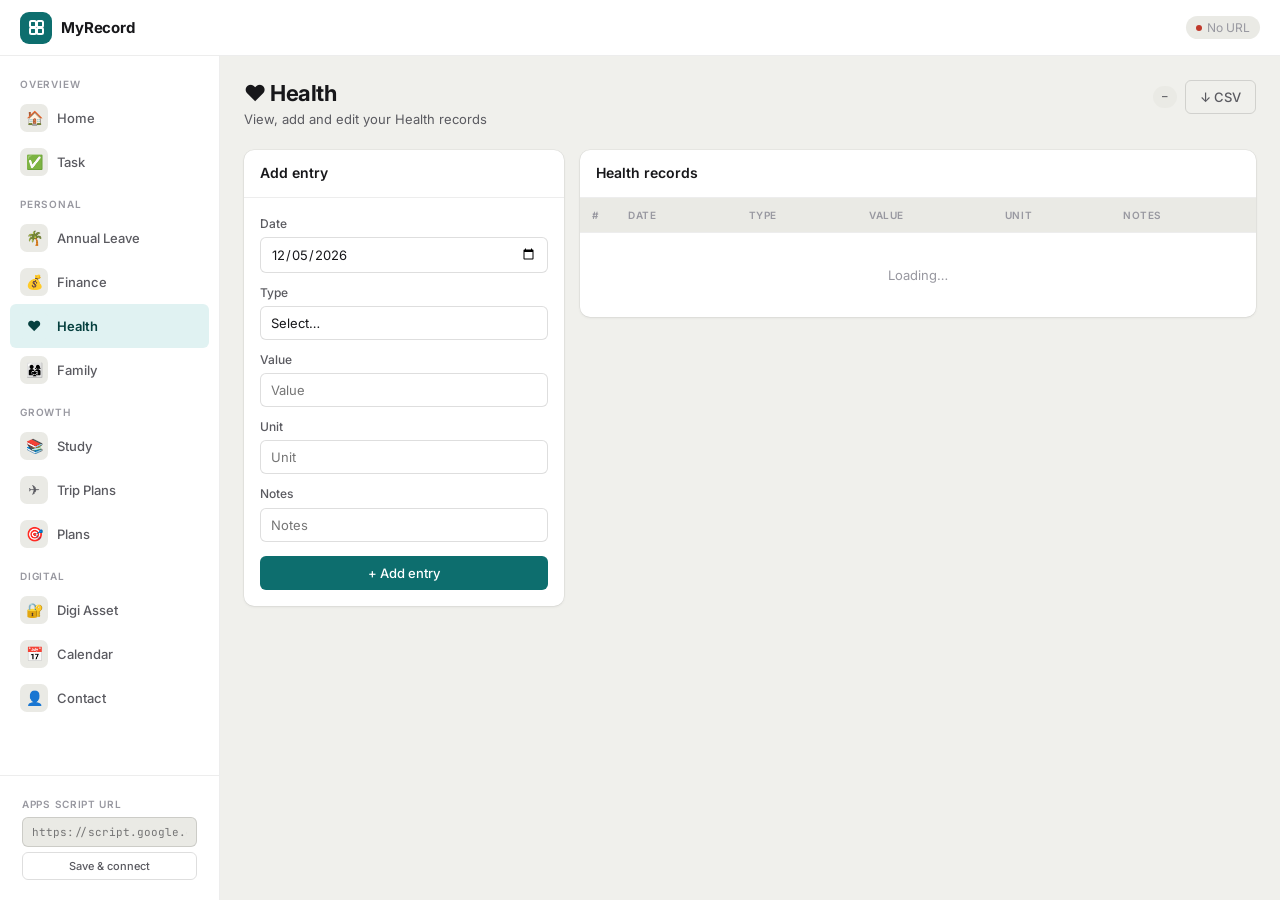
<file: health.html>
<!DOCTYPE html><html lang="en"><head>
<meta charset="UTF-8"/><meta name="viewport" content="width=device-width,initial-scale=1.0"/>
<title>Health — MyRecord</title>
<link rel="preconnect" href="https://fonts.googleapis.com"/>
<link rel="preconnect" href="https://fonts.gstatic.com" crossorigin/>
<link href="https://fonts.googleapis.com/css2?family=Inter:wght@400;500;600;700&family=JetBrains+Mono:wght@500&display=swap" rel="stylesheet"/>
<link rel="stylesheet" href="_shared.css"/>
</head><body>
<div class="topbar">
  <div class="topbar-left">
    <button class="hamburger" onclick="toggleSidebar()"><svg viewBox="0 0 20 20"><path d="M2 5h16M2 10h16M2 15h16"/></svg></button>
    <a class="brand" href="index.html"><div class="brand-mark"><svg viewBox="0 0 17 17"><rect x="2" y="2" width="6" height="6" rx="1.5"/><rect x="9" y="2" width="6" height="6" rx="1.5"/><rect x="2" y="9" width="6" height="6" rx="1.5"/><rect x="9" y="9" width="6" height="6" rx="1.5"/></svg></div>MyRecord</a>
  </div>
  <div class="topbar-right"><button class="sync-pill" onclick="syncPage()"><div class="sdot" id="sdot"></div><span id="slabel">Loading…</span></button></div>
</div>
<aside class="sidebar" id="sidebar">
  <div class="sidebar-inner">
    <div class="nav-section"><span class="nav-label">Overview</span><nav>
      <a href="index.html" data-page="index.html"><span class="nav-icon">🏠</span>Home</a>
      <a href="task.html" data-page="task.html"><span class="nav-icon">✅</span>Task</a>
    </nav></div>
    <div class="nav-section"><span class="nav-label">Personal</span><nav>
      <a href="leave.html" data-page="leave.html"><span class="nav-icon">🌴</span>Annual Leave</a>
      <a href="finance.html" data-page="finance.html"><span class="nav-icon">💰</span>Finance</a>
      <a href="health.html" data-page="health.html"><span class="nav-icon">❤️</span>Health</a>
      <a href="family.html" data-page="family.html"><span class="nav-icon">👨‍👩‍👧</span>Family</a>
    </nav></div>
    <div class="nav-section"><span class="nav-label">Growth</span><nav>
      <a href="study.html" data-page="study.html"><span class="nav-icon">📚</span>Study</a>
      <a href="trip.html" data-page="trip.html"><span class="nav-icon">✈️</span>Trip Plans</a>
      <a href="plans.html" data-page="plans.html"><span class="nav-icon">🎯</span>Plans</a>
    </nav></div>
    <div class="nav-section"><span class="nav-label">Digital</span><nav>
      <a href="digi.html" data-page="digi.html"><span class="nav-icon">🔐</span>Digi Asset</a>
      <a href="calendar.html" data-page="calendar.html"><span class="nav-icon">📅</span>Calendar</a>
      <a href="contact.html" data-page="contact.html"><span class="nav-icon">👤</span>Contact</a>
    </nav></div>
  </div>
  <div class="sidebar-footer"><div class="url-config"><label>Apps Script URL</label><input type="url" id="urlInput" placeholder="https://script.google.com/macros/s/.../exec"/><button class="btn btn-ghost" onclick="saveUrl()">Save & connect</button></div></div>
</aside>
<div class="page"><div class="page-inner">
  <div class="page-header">
    <div><div class="page-title">❤️ Health</div><div class="page-subtitle">View, add and edit your Health records</div></div>
    <div class="page-actions"><span class="chip chip-gray" id="rowBadge">–</span><button class="btn btn-ghost" onclick="exportCSV()">↓ CSV</button></div>
  </div>
  <div class="two-col">
    <div class="form-col"><div class="card">
      <div class="card-header"><h2>Add entry</h2></div>
      <div class="card-body">
        <div class="field"><label>Date</label><input type="date" id="f_Date" placeholder="Date"/></div>
<div class="field"><label>Type</label><select id="f_Type"><option value="">Select…</option><option>Weight</option><option>Blood Pressure</option><option>Heart Rate</option><option>Steps</option><option>Sleep</option><option>Medication</option><option>Doctor Visit</option><option>Other</option></select></div>
<div class="field"><label>Value</label><input type="text" id="f_Value" placeholder="Value"/></div>
<div class="field"><label>Unit</label><input type="text" id="f_Unit" placeholder="Unit"/></div>
<div class="field"><label>Notes</label><input type="text" id="f_Notes" placeholder="Notes"/></div>
        <button class="btn btn-primary btn-full" id="addBtn" onclick="addRow()" style="margin-top:4px">+ Add entry</button>
      </div>
    </div></div>
    <div class="card">
      <div class="card-header"><h2>Health records</h2></div>
      <div class="table-wrap"><table>
        <thead><tr><th style="width:36px">#</th><th>Date</th><th>Type</th><th>Value</th><th>Unit</th><th>Notes</th></tr></thead>
        <tbody id="tbody"><tr><td colspan="6" style="text-align:center;padding:2rem;color:var(--text3)">Loading…</td></tr></tbody>
      </table></div>
    </div>
  </div>
</div></div>
<div id="drawer" class="drawer">
  <div class="drawer-hdr"><h3>Edit entry</h3><button class="drawer-close" onclick="closeDrawer()">×</button></div>
  <div class="drawer-body">
    <input type="hidden" id="editId"/>
    <div class="field"><label>Date</label><input type="date" id="e_Date" placeholder="Date"/></div>
<div class="field"><label>Type</label><select id="e_Type"><option value="">Select…</option><option>Weight</option><option>Blood Pressure</option><option>Heart Rate</option><option>Steps</option><option>Sleep</option><option>Medication</option><option>Doctor Visit</option><option>Other</option></select></div>
<div class="field"><label>Value</label><input type="text" id="e_Value" placeholder="Value"/></div>
<div class="field"><label>Unit</label><input type="text" id="e_Unit" placeholder="Unit"/></div>
<div class="field"><label>Notes</label><input type="text" id="e_Notes" placeholder="Notes"/></div>
  </div>
  <div class="drawer-foot">
    <button class="btn btn-danger" onclick="deleteRow()">🗑 Delete</button>
    <button class="btn btn-primary" onclick="saveEdit()">Save changes</button>
  </div>
</div>
<div id="_toast" class="toast"></div>
<script src="_shared.js"></script>
<script>
const SHEET_NAME="Health";
const FIELDS=[{"type": "date", "name": "Date", "id": "f_Date", "eid": "e_Date"}, {"type": "select", "name": "Type", "id": "f_Type", "eid": "e_Type"}, {"type": "text", "name": "Value", "id": "f_Value", "eid": "e_Value"}, {"type": "text", "name": "Unit", "id": "f_Unit", "eid": "e_Unit"}, {"type": "text", "name": "Notes", "id": "f_Notes", "eid": "e_Notes"}];
const COLS=["Date", "Type", "Value", "Unit", "Notes"];
let rows=[], editId=null;
function toggleSidebar(){document.getElementById("sidebar").classList.toggle("open")}
function saveUrl(){const v=document.getElementById("urlInput").value.trim();if(!v)return;localStorage.setItem("gs_url",v);toast("Saved","ok");syncPage();}
function closeDrawer(){document.getElementById("drawer").classList.remove("open");editId=null;document.querySelectorAll("tbody tr").forEach(r=>r.classList.remove("selected"));}
document.addEventListener("keydown",e=>{if(e.key==="Escape")closeDrawer()});
document.addEventListener("DOMContentLoaded",()=>{
  document.querySelectorAll("nav a[data-page]").forEach(a=>a.classList.toggle("active",a.dataset.page==="health.html"));
  const inp=document.getElementById("urlInput");if(inp&&localStorage.getItem("gs_url"))inp.value=localStorage.getItem("gs_url");
  FIELDS.forEach(f=>{if(f.type==="date"){const el=document.getElementById(f.id);if(el)el.value=today();}});
  syncPage();
});
async function syncPage(){
  const url=localStorage.getItem("gs_url");
  if(!url){setSyncState("err","No URL");return;}
  setSyncState("spin","Syncing…");
  try{
    const res=await fetch(url+"?action=read&sheet="+encodeURIComponent(SHEET_NAME));
    const data=await res.json();
    if(data.error)throw new Error(data.error);
    rows=data.entries||data.rows||[];
    renderTable();setSyncState("ok","Synced "+new Date().toLocaleTimeString());
  }catch(e){setSyncState("err","Failed");toast("Error: "+e.message,"err");}
}
async function addRow(){
  const url=localStorage.getItem("gs_url");if(!url){toast("No URL","err");return;}
  const params={action:"add",sheet:SHEET_NAME};
  FIELDS.forEach(f=>{const el=document.getElementById(f.id);params[f.name]=el?el.value.trim():"";  });
  const btn=document.getElementById("addBtn");btn.disabled=true;btn.textContent="Saving…";
  try{
    const res=await fetch(url+"?"+new URLSearchParams(params));
    const data=await res.json();if(data.error)throw new Error(data.error);
    toast("Saved ✓","ok");
    FIELDS.forEach(f=>{const el=document.getElementById(f.id);if(el&&f.type!=="date")el.value="";});
    await syncPage();
  }catch(e){toast("Error: "+e.message,"err");}
  finally{btn.disabled=false;btn.textContent="+ Add entry";}
}
function openDrawer(row){
  editId=row._id||row.id||row["_rowIndex"];
  document.getElementById("editId").value=editId;
  FIELDS.forEach(f=>{const el=document.getElementById(f.eid);if(el)el.value=row[f.name]||"";});
  document.getElementById("drawer").classList.add("open");
  document.querySelectorAll("tbody tr").forEach(r=>r.classList.toggle("selected",r.dataset.id==editId));
}
async function saveEdit(){
  const url=localStorage.getItem("gs_url");
  const id=document.getElementById("editId").value;
  const params={action:"update",sheet:SHEET_NAME,id};
  FIELDS.forEach(f=>{const el=document.getElementById(f.eid);params[f.name]=el?el.value.trim():"";  });
  try{
    const res=await fetch(url+"?"+new URLSearchParams(params));
    const data=await res.json();if(data.error)throw new Error(data.error);
    toast("Updated ✓","ok");closeDrawer();await syncPage();
  }catch(e){toast("Error: "+e.message,"err");}
}
async function deleteRow(){
  const url=localStorage.getItem("gs_url");
  const id=document.getElementById("editId").value;
  if(!confirm("Delete this entry?"))return;
  try{
    await fetch(url+"?"+new URLSearchParams({action:"delete",sheet:SHEET_NAME,id}));
    toast("Deleted","ok");closeDrawer();await syncPage();
  }catch(e){toast("Error: "+e.message,"err");}
}
function renderTable(){
  const tbody=document.getElementById("tbody");
  document.getElementById("rowBadge").textContent=rows.length+" entries";
  if(!rows.length){tbody.innerHTML='<tr><td colspan="20" style="text-align:center;padding:2rem;color:var(--text3)">No entries yet. Add one on the left.</td></tr>';return;}
  tbody.innerHTML=rows.map((row,i)=>{
    const id=row._id||row.id||row["_rowIndex"]||i;
    const cells=COLS.map(c=>"<td title='"+(row[c]||"")+"'>"+(row[c]||"–")+"</td>").join("");
    const rj=JSON.stringify(row).replace(/"/g,"&quot;");
    return `<tr data-id="${id}" onclick="openDrawer(${rj})">${cells}</tr>`;
  }).join("");
}
function exportCSV(){
  if(!rows.length){toast("No data","err");return;}
  const h=COLS.join(",");
  const lines=rows.map(r=>COLS.map(c=>'"'+(r[c]||"")+'"').join(","));
  const a=document.createElement("a");
  a.href="data:text/csv;charset=utf-8,"+encodeURIComponent([h,...lines].join("\n"));
  a.download=SHEET_NAME.toLowerCase().replace(/ /g,"_")+".csv";a.click();
}
</script></body></html>
</file>
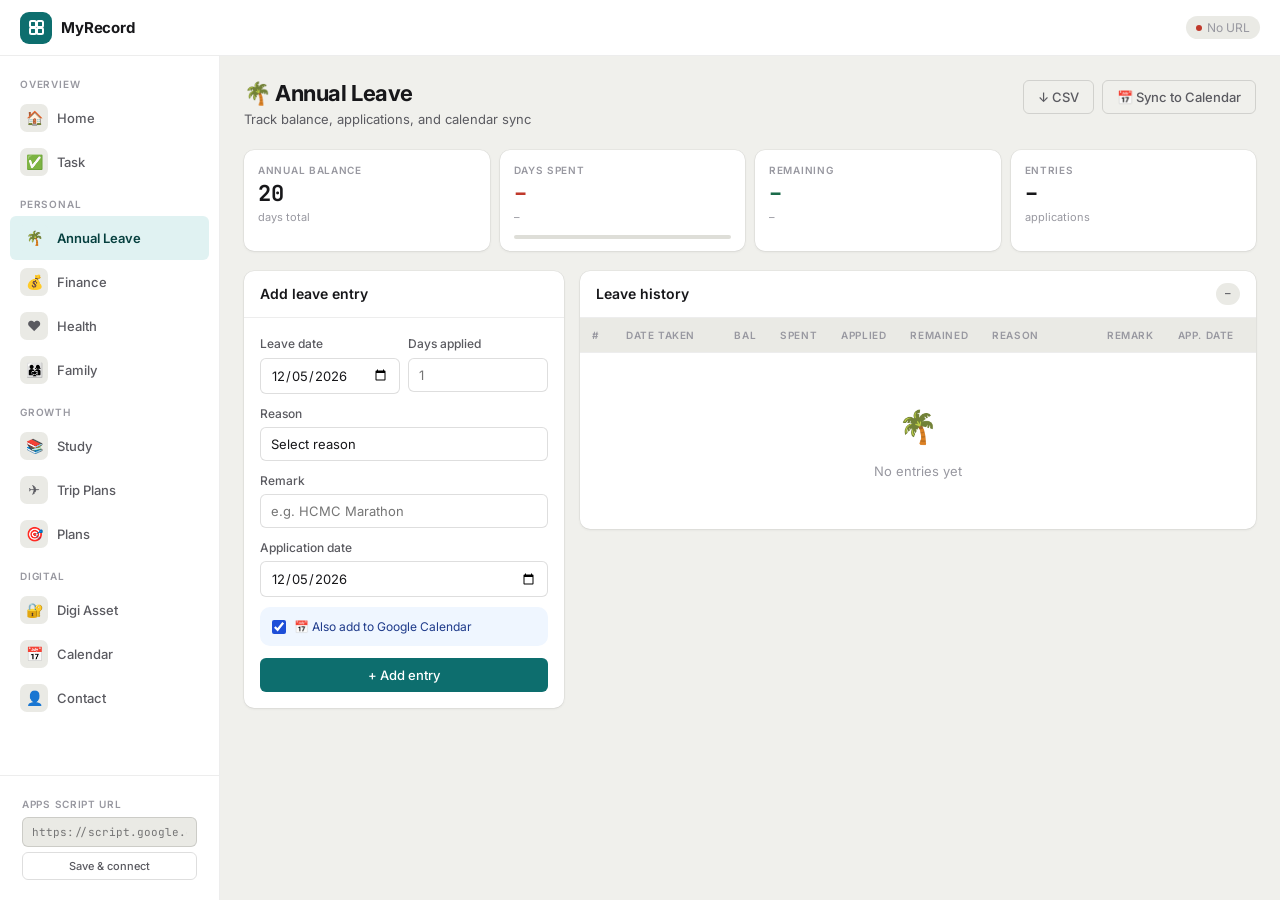
<file: leave.html>
<!DOCTYPE html><html lang="en"><head>
<meta charset="UTF-8"/><meta name="viewport" content="width=device-width,initial-scale=1.0"/>
<title>Annual Leave — MyRecord</title>
<link rel="preconnect" href="https://fonts.googleapis.com"/>
<link rel="preconnect" href="https://fonts.gstatic.com" crossorigin/>
<link href="https://fonts.googleapis.com/css2?family=Inter:wght@400;500;600;700&family=JetBrains+Mono:wght@500&display=swap" rel="stylesheet"/>
<link rel="stylesheet" href="_shared.css"/>
<style>
.accent-bar{height:3px;background:var(--c-leave);border-radius:99px;margin-bottom:1.25rem}
</style>
</head><body>
<div class="topbar">
  <div class="topbar-left">
    <button class="hamburger" onclick="toggleSidebar()"><svg viewBox="0 0 20 20"><path d="M2 5h16M2 10h16M2 15h16"/></svg></button>
    <a class="brand" href="index.html"><div class="brand-mark"><svg viewBox="0 0 17 17"><rect x="2" y="2" width="6" height="6" rx="1.5"/><rect x="9" y="2" width="6" height="6" rx="1.5"/><rect x="2" y="9" width="6" height="6" rx="1.5"/><rect x="9" y="9" width="6" height="6" rx="1.5"/></svg></div>MyRecord</a>
  </div>
  <div class="topbar-right">
    <button class="sync-pill" onclick="syncPage()"><div class="sdot" id="sdot"></div><span id="slabel">Loading…</span></button>
  </div>
</div>
<aside class="sidebar" id="sidebar">
  <div class="sidebar-inner">
    <div class="nav-section"><span class="nav-label">Overview</span><nav><a href="index.html" data-page="index.html"><span class="nav-icon">🏠</span>Home</a><a href="task.html" data-page="task.html"><span class="nav-icon">✅</span>Task</a></nav></div>
    <div class="nav-section"><span class="nav-label">Personal</span><nav>
      <a href="leave.html" data-page="leave.html"><span class="nav-icon">🌴</span>Annual Leave</a>
      <a href="finance.html" data-page="finance.html"><span class="nav-icon">💰</span>Finance</a>
      <a href="health.html" data-page="health.html"><span class="nav-icon">❤️</span>Health</a>
      <a href="family.html" data-page="family.html"><span class="nav-icon">👨‍👩‍👧</span>Family</a>
    </nav></div>
    <div class="nav-section"><span class="nav-label">Growth</span><nav>
      <a href="study.html" data-page="study.html"><span class="nav-icon">📚</span>Study</a>
      <a href="trip.html" data-page="trip.html"><span class="nav-icon">✈️</span>Trip Plans</a>
      <a href="plans.html" data-page="plans.html"><span class="nav-icon">🎯</span>Plans</a>
    </nav></div>
    <div class="nav-section"><span class="nav-label">Digital</span><nav>
      <a href="digi.html" data-page="digi.html"><span class="nav-icon">🔐</span>Digi Asset</a>
      <a href="calendar.html" data-page="calendar.html"><span class="nav-icon">📅</span>Calendar</a>
      <a href="contact.html" data-page="contact.html"><span class="nav-icon">👤</span>Contact</a>
    </nav></div>
  </div>
  <div class="sidebar-footer"><div class="url-config"><label>Apps Script URL</label><input type="url" id="urlInput" placeholder="https://script.google.com/macros/s/.../exec"/><button class="btn btn-ghost" onclick="saveUrl()">Save & connect</button></div></div>
</aside>

<div class="page">
  <div class="page-inner">
    <div class="page-header">
      <div><div class="page-title">🌴 Annual Leave</div><div class="page-subtitle">Track balance, applications, and calendar sync</div></div>
      <div class="page-actions">
        <button class="btn btn-ghost" onclick="exportCSV()">↓ CSV</button>
        <button class="btn btn-ghost" onclick="calSyncAll()">📅 Sync to Calendar</button>
      </div>
    </div>
    <div class="stats-row">
      <div class="stat-card"><div class="stat-label">Annual balance</div><div class="stat-val">20</div><div class="stat-sub">days total</div></div>
      <div class="stat-card"><div class="stat-label">Days spent</div><div class="stat-val red" id="sSpent">–</div><div class="stat-sub" id="sSpentSub">–</div><div class="prog"><div class="prog-fill" id="sBar" style="width:0%;background:var(--c-leave)"></div></div></div>
      <div class="stat-card"><div class="stat-label">Remaining</div><div class="stat-val green" id="sRem">–</div><div class="stat-sub" id="sRemSub">–</div></div>
      <div class="stat-card"><div class="stat-label">Entries</div><div class="stat-val" id="sCount">–</div><div class="stat-sub">applications</div></div>
    </div>
    <div class="two-col">
      <div class="form-col">
        <div class="card">
          <div class="card-header"><h2>Add leave entry</h2></div>
          <div class="card-body">
            <div class="field-row">
              <div class="field"><label>Leave date</label><input type="date" id="fDate"/></div>
              <div class="field"><label>Days applied</label><input type="number" id="fApplied" min="0.5" step="0.5" placeholder="1"/></div>
            </div>
            <div class="field"><label>Reason</label>
              <select id="fReason"><option value="">Select reason</option><option>Busy at home</option><option>Going to province</option><option>Going to homeland</option><option>Children Graduation</option><option>Medical</option><option>Other</option></select>
            </div>
            <div class="field"><label>Remark</label><input type="text" id="fRemark" placeholder="e.g. HCMC Marathon"/></div>
            <div class="field"><label>Application date</label><input type="date" id="fAppDate"/></div>
            <div style="display:flex;align-items:center;gap:8px;padding:10px 12px;background:var(--blue-bg);border-radius:var(--r);margin-bottom:12px">
              <input type="checkbox" id="fAddCal" checked style="accent-color:var(--blue);width:14px;height:14px"/>
              <label for="fAddCal" style="font-size:12px;color:var(--blue-text);cursor:pointer">📅 Also add to Google Calendar</label>
            </div>
            <button class="btn btn-primary btn-full" id="addBtn" onclick="addEntry()">+ Add entry</button>
          </div>
        </div>
      </div>
      <div class="card">
        <div class="card-header">
          <h2>Leave history</h2>
          <span class="chip chip-gray" id="rowBadge">–</span>
        </div>
        <div class="table-wrap">
          <table><thead><tr>
            <th style="width:36px">#</th>
            <th style="width:105px">Date taken</th>
            <th class="r" style="width:58px">Bal</th>
            <th class="r" style="width:56px">Spent</th>
            <th class="r" style="width:60px">Applied</th>
            <th class="r" style="width:74px">Remained</th>
            <th style="width:140px">Reason</th>
            <th>Remark</th>
            <th style="width:96px">App. date</th>
          </tr></thead>
          <tbody id="tbody"><tr><td colspan="9" class="empty"><div class="empty-icon">🌴</div><p>No entries yet</p></td></tr></tbody>
          </table>
        </div>
      </div>
    </div>
  </div>
</div>

<div id="drawer" class="drawer">
  <div class="drawer-hdr"><h3>Edit leave entry</h3><button class="drawer-close" onclick="closeDrawer()">×</button></div>
  <div class="drawer-body">
    <input type="hidden" id="eId"/>
    <div class="field-row">
      <div class="field"><label>Leave date</label><input type="date" id="eDate"/></div>
      <div class="field"><label>Days applied</label><input type="number" id="eApplied" min="0.5" step="0.5"/></div>
    </div>
    <div class="field"><label>Reason</label>
      <select id="eReason"><option value="">Select reason</option><option>Busy at home</option><option>Going to province</option><option>Going to homeland</option><option>Children Graduation</option><option>Medical</option><option>Other</option></select>
    </div>
    <div class="field"><label>Remark</label><input type="text" id="eRemark"/></div>
    <div class="field"><label>Application date</label><input type="date" id="eAppDate"/></div>
    <div style="display:flex;align-items:center;gap:8px;padding:10px 12px;background:var(--blue-bg);border-radius:var(--r)">
      <input type="checkbox" id="eAddCal" style="accent-color:var(--blue);width:14px;height:14px"/>
      <label for="eAddCal" style="font-size:12px;color:var(--blue-text);cursor:pointer">📅 Update Google Calendar too</label>
    </div>
  </div>
  <div class="drawer-foot">
    <button class="btn btn-danger" onclick="deleteEntry()">🗑 Delete</button>
    <button class="btn btn-primary" onclick="saveEdit()">Save changes</button>
  </div>
</div>
<div id="_toast" class="toast"></div>
<script src="_shared.js"></script>
<script>
const BALANCE=20; let entries=[], editId=null;
function toggleSidebar(){document.getElementById("sidebar").classList.toggle("open")}
function saveUrl(){const v=document.getElementById("urlInput").value.trim();if(!v)return;localStorage.setItem("gs_url",v);toast("Saved","ok");syncPage();}
function closeDrawer(){document.getElementById("drawer").classList.remove("open");editId=null;document.querySelectorAll("tbody tr").forEach(r=>r.classList.remove("selected"));}
document.addEventListener("keydown",e=>{if(e.key==="Escape")closeDrawer()});
document.addEventListener("DOMContentLoaded",()=>{
  document.querySelectorAll("nav a[data-page]").forEach(a=>a.classList.toggle("active",a.dataset.page==="leave.html"));
  const inp=document.getElementById("urlInput");if(inp&&localStorage.getItem("gs_url"))inp.value=localStorage.getItem("gs_url");
  document.getElementById("fDate").value=today();
  document.getElementById("fAppDate").value=today();
  syncPage();
});

async function syncPage(){
  const url=localStorage.getItem("gs_url");
  if(!url){setSyncState("err","No URL");return;}
  setSyncState("spin","Syncing…");
  try{
    const res=await fetch(url+"?action=read&sheet=Annual+Leave");
    const data=await res.json();
    if(data.error)throw new Error(data.error);
    entries=data.entries||[];render();setSyncState("ok","Synced "+new Date().toLocaleTimeString());
  }catch(e){setSyncState("err","Failed");toast("Error: "+e.message,true);}
}

async function addEntry(){
  const date=document.getElementById("fDate").value;
  const applied=parseFloat(document.getElementById("fApplied").value);
  const reason=document.getElementById("fReason").value||"Other";
  const remark=document.getElementById("fRemark").value.trim();
  const appDate=document.getElementById("fAppDate").value;
  const addCal=document.getElementById("fAddCal").checked;
  if(!date){toast("Enter a date","err");return;}
  if(!applied||applied<=0){toast("Enter days applied","err");return;}
  const url=localStorage.getItem("gs_url");
  if(!url){toast("No URL configured","err");return;}
  const btn=document.getElementById("addBtn");btn.disabled=true;btn.textContent="Saving…";
  try{
    const res=await fetch(url+"?"+new URLSearchParams({action:"add",sheet:"Annual Leave",date,applied,reason,remark,appDate}));
    const data=await res.json();if(data.error)throw new Error(data.error);
    toast("Entry saved ✓","ok");
    document.getElementById("fApplied").value="";
    document.getElementById("fRemark").value="";
    document.getElementById("fReason").value="";
    await syncPage();
    if(addCal)addToCalendar({date,applied,reason,remark});
  }catch(e){toast("Save failed: "+e.message,"err");}
  finally{btn.disabled=false;btn.textContent="+ Add entry";}
}

function openDrawer(e){
  editId=e.id;
  document.getElementById("eId").value=e.id;
  document.getElementById("eDate").value=e.date||"";
  document.getElementById("eApplied").value=e.applied||"";
  document.getElementById("eReason").value=e.reason||"";
  document.getElementById("eRemark").value=e.remark||"";
  document.getElementById("eAppDate").value=e.appDate||"";
  document.getElementById("eAddCal").checked=false;
  document.getElementById("drawer").classList.add("open");
  document.querySelectorAll("tbody tr").forEach(r=>r.classList.toggle("selected",r.dataset.id==e.id));
}

async function saveEdit(){
  const id=document.getElementById("eId").value;
  const date=document.getElementById("eDate").value;
  const applied=parseFloat(document.getElementById("eApplied").value);
  const reason=document.getElementById("eReason").value||"Other";
  const remark=document.getElementById("eRemark").value.trim();
  const appDate=document.getElementById("eAppDate").value;
  const addCal=document.getElementById("eAddCal").checked;
  if(!date||!applied||applied<=0){toast("Fill date and days","err");return;}
  const url=localStorage.getItem("gs_url");
  try{
    await fetch(url+"?"+new URLSearchParams({action:"delete",sheet:"Annual Leave",id}));
    await fetch(url+"?"+new URLSearchParams({action:"add",sheet:"Annual Leave",date,applied,reason,remark,appDate}));
    toast("Updated ✓","ok");closeDrawer();await syncPage();
    if(addCal)addToCalendar({date,applied,reason,remark});
  }catch(e){toast("Update failed: "+e.message,"err");}
}

async function deleteEntry(){
  const id=document.getElementById("eId").value;
  if(!confirm("Delete entry #"+id+"?"))return;
  const url=localStorage.getItem("gs_url");
  try{
    await fetch(url+"?"+new URLSearchParams({action:"delete",sheet:"Annual Leave",id}));
    toast("Deleted","ok");closeDrawer();await syncPage();
  }catch(e){toast("Error: "+e.message,"err");}
}

function render(){
  const tbody=document.getElementById("tbody");
  const dataRows=entries.filter(e=>!e.isBF&&e.id!==0);
  document.getElementById("rowBadge").textContent=dataRows.length+" entries";
  if(!entries.length){tbody.innerHTML='<tr><td colspan="9" style="text-align:center;padding:2rem;color:var(--text3)">No entries</td></tr>';updateStats(0,BALANCE,0);return;}
  tbody.innerHTML=entries.map(e=>{
    if(e.isBF||e.id===0)return`<tr style="background:#FAFAF8"><td class="v-dim mono">0</td><td class="v-dim" style="font-style:italic;font-size:12px">Balance BF.</td><td class="r v-red mono">${BALANCE}</td><td class="r mono">0</td><td class="r mono">0</td><td class="r v-green mono">${BALANCE}</td><td>–</td><td><strong>New Year</strong></td><td class="v-dim" style="font-size:11px">BF.</td></tr>`;
    const rem=parseFloat(e.remained);
    const rc=rem<=3?"v-red":rem<=7?"v-amber":"v-green";
    const ej=JSON.stringify(e).replace(/"/g,"&quot;");
    return`<tr data-id="${e.id}" onclick="openDrawer(${ej})"><td class="v-dim mono">${e.id}</td><td class="mono">${fmtDate(e.date)}</td><td class="r v-red mono">${BALANCE}</td><td class="r mono">${parseFloat(e.spent).toFixed(1)}</td><td class="r mono">${parseFloat(e.applied).toFixed(1)}</td><td class="r ${rc} mono">${rem.toFixed(1)}</td><td>${chip(e.reason)}</td><td style="max-width:140px;overflow:hidden;text-overflow:ellipsis" title="${e.remark||""}">${e.remark||"–"}</td><td class="v-dim mono" style="font-size:11px">${fmtDate(e.appDate)}</td></tr>`;
  }).join("");
  const last=dataRows[dataRows.length-1];
  updateStats(last?parseFloat(last.spent):0,last?parseFloat(last.remained):BALANCE,dataRows.length);
}

function updateStats(spent,rem,count){
  const pct=Math.round(spent/BALANCE*100);
  document.getElementById("sSpent").textContent=spent.toFixed(1);
  document.getElementById("sSpentSub").textContent=pct+"% used";
  document.getElementById("sRem").textContent=rem.toFixed(1);
  document.getElementById("sRemSub").textContent=rem<=3?"⚠ Running low":rem<=7?"Use carefully":"Available";
  document.getElementById("sCount").textContent=count;
  document.getElementById("sBar").style.width=pct+"%";
  document.getElementById("sRem").className="stat-val"+(rem<=3?" red":rem<=7?" amber":" green");
}

function chip(r){
  const map={"Busy at home":"chip-blue","Going to province":"chip-amber","Going to homeland":"chip-green","Children Graduation":"chip-green","Medical":"chip-red","Other":"chip-purple"};
  if(!r||r==="–")return`<span class="v-dim">–</span>`;
  return`<span class="chip ${map[r]||"chip-blue"}">${r}</span>`;
}

function addToCalendar(e){
  const title="Leave - "+(e.reason||"Day off")+(e.remark?" ("+e.remark+")":"");
  const d=(e.date||"").replace(/-/g,"");
  const end=new Date(e.date);end.setDate(end.getDate()+Math.ceil(parseFloat(e.applied||1)));
  const endStr=end.toISOString().slice(0,10).replace(/-/g,"");
  window.open(`https://calendar.google.com/calendar/render?action=TEMPLATE&text=${encodeURIComponent(title)}&dates=${d}/${endStr}&details=${encodeURIComponent("Leave: "+(e.reason||"")+" | "+( e.remark||""))}&trp=false`,"_blank");
}

function calSyncAll(){
  const rows=entries.filter(e=>!e.isBF&&e.id!==0);
  if(!rows.length){toast("No entries","err");return;}
  rows.forEach((e,i)=>setTimeout(()=>addToCalendar(e),i*500));
  toast("Opening "+rows.length+" calendar events…","ok");
}

function exportCSV(){
  const h="App No.,Leave Taken Date,Balance,Spent,Applied,Remained,Reason,Remark,Application Date";
  const lines=entries.map(e=>[e.id,e.isBF?"Balance BF.":fmtDate(e.date),BALANCE,e.isBF?0:parseFloat(e.spent).toFixed(1),parseFloat(e.applied).toFixed(1),e.isBF?BALANCE:parseFloat(e.remained).toFixed(1),e.reason,'"'+(e.remark||"")+'"',e.isBF?"BF.":fmtDate(e.appDate)].join(","));
  const a=document.createElement("a");a.href="data:text/csv;charset=utf-8,"+encodeURIComponent([h,...lines].join("\n"));a.download="leave.csv";a.click();
}
</script>
</body></html>
</file>
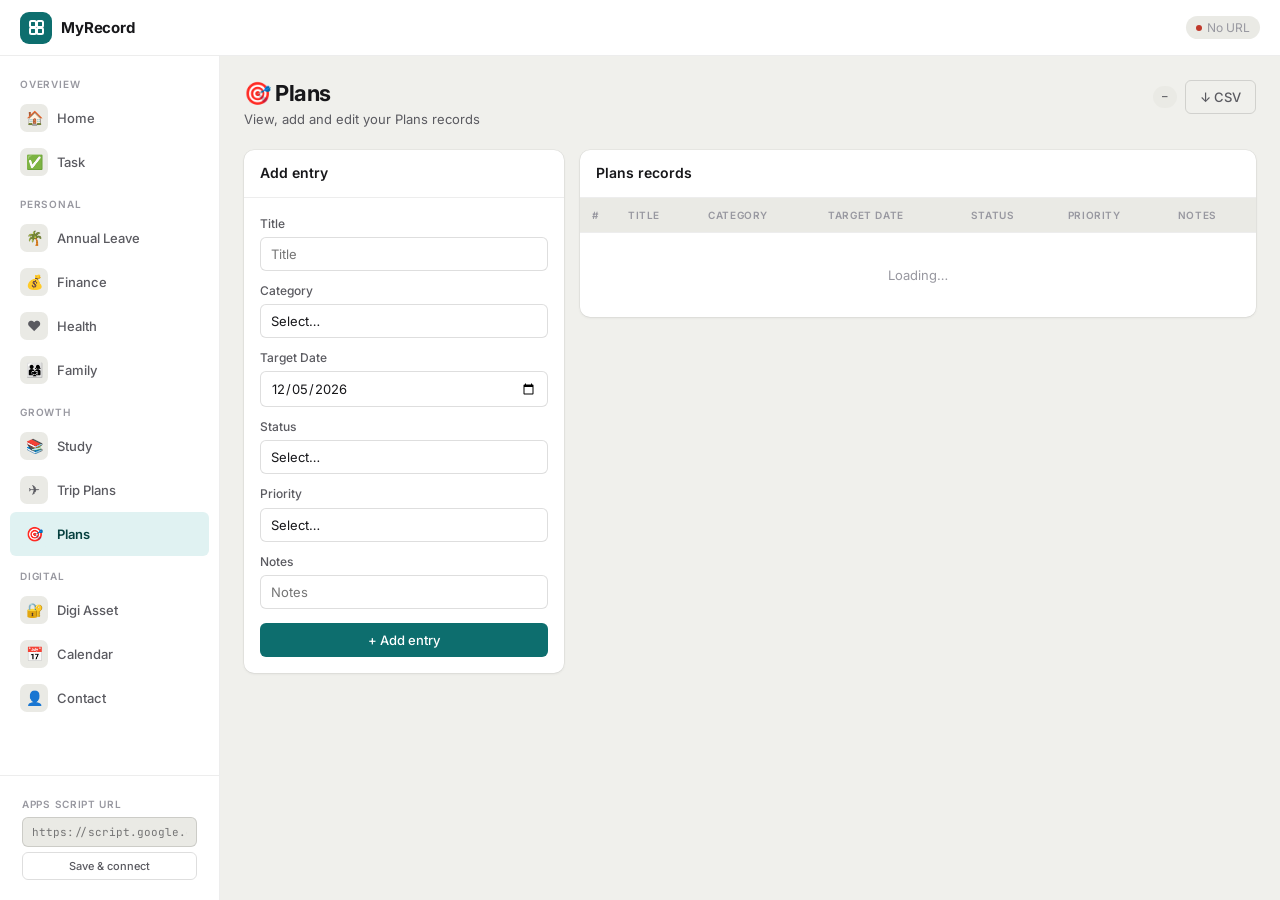
<file: plans.html>
<!DOCTYPE html><html lang="en"><head>
<meta charset="UTF-8"/><meta name="viewport" content="width=device-width,initial-scale=1.0"/>
<title>Plans — MyRecord</title>
<link rel="preconnect" href="https://fonts.googleapis.com"/>
<link rel="preconnect" href="https://fonts.gstatic.com" crossorigin/>
<link href="https://fonts.googleapis.com/css2?family=Inter:wght@400;500;600;700&family=JetBrains+Mono:wght@500&display=swap" rel="stylesheet"/>
<link rel="stylesheet" href="_shared.css"/>
</head><body>
<div class="topbar">
  <div class="topbar-left">
    <button class="hamburger" onclick="toggleSidebar()"><svg viewBox="0 0 20 20"><path d="M2 5h16M2 10h16M2 15h16"/></svg></button>
    <a class="brand" href="index.html"><div class="brand-mark"><svg viewBox="0 0 17 17"><rect x="2" y="2" width="6" height="6" rx="1.5"/><rect x="9" y="2" width="6" height="6" rx="1.5"/><rect x="2" y="9" width="6" height="6" rx="1.5"/><rect x="9" y="9" width="6" height="6" rx="1.5"/></svg></div>MyRecord</a>
  </div>
  <div class="topbar-right"><button class="sync-pill" onclick="syncPage()"><div class="sdot" id="sdot"></div><span id="slabel">Loading…</span></button></div>
</div>
<aside class="sidebar" id="sidebar">
  <div class="sidebar-inner">
    <div class="nav-section"><span class="nav-label">Overview</span><nav>
      <a href="index.html" data-page="index.html"><span class="nav-icon">🏠</span>Home</a>
      <a href="task.html" data-page="task.html"><span class="nav-icon">✅</span>Task</a>
    </nav></div>
    <div class="nav-section"><span class="nav-label">Personal</span><nav>
      <a href="leave.html" data-page="leave.html"><span class="nav-icon">🌴</span>Annual Leave</a>
      <a href="finance.html" data-page="finance.html"><span class="nav-icon">💰</span>Finance</a>
      <a href="health.html" data-page="health.html"><span class="nav-icon">❤️</span>Health</a>
      <a href="family.html" data-page="family.html"><span class="nav-icon">👨‍👩‍👧</span>Family</a>
    </nav></div>
    <div class="nav-section"><span class="nav-label">Growth</span><nav>
      <a href="study.html" data-page="study.html"><span class="nav-icon">📚</span>Study</a>
      <a href="trip.html" data-page="trip.html"><span class="nav-icon">✈️</span>Trip Plans</a>
      <a href="plans.html" data-page="plans.html"><span class="nav-icon">🎯</span>Plans</a>
    </nav></div>
    <div class="nav-section"><span class="nav-label">Digital</span><nav>
      <a href="digi.html" data-page="digi.html"><span class="nav-icon">🔐</span>Digi Asset</a>
      <a href="calendar.html" data-page="calendar.html"><span class="nav-icon">📅</span>Calendar</a>
      <a href="contact.html" data-page="contact.html"><span class="nav-icon">👤</span>Contact</a>
    </nav></div>
  </div>
  <div class="sidebar-footer"><div class="url-config"><label>Apps Script URL</label><input type="url" id="urlInput" placeholder="https://script.google.com/macros/s/.../exec"/><button class="btn btn-ghost" onclick="saveUrl()">Save & connect</button></div></div>
</aside>
<div class="page"><div class="page-inner">
  <div class="page-header">
    <div><div class="page-title">🎯 Plans</div><div class="page-subtitle">View, add and edit your Plans records</div></div>
    <div class="page-actions"><span class="chip chip-gray" id="rowBadge">–</span><button class="btn btn-ghost" onclick="exportCSV()">↓ CSV</button></div>
  </div>
  <div class="two-col">
    <div class="form-col"><div class="card">
      <div class="card-header"><h2>Add entry</h2></div>
      <div class="card-body">
        <div class="field"><label>Title</label><input type="text" id="f_Title" placeholder="Title"/></div>
<div class="field"><label>Category</label><select id="f_Category"><option value="">Select…</option><option>Career</option><option>Health</option><option>Finance</option><option>Family</option><option>Personal</option><option>Education</option><option>Other</option></select></div>
<div class="field"><label>Target Date</label><input type="date" id="f_Target_Date" placeholder="Target Date"/></div>
<div class="field"><label>Status</label><select id="f_Status"><option value="">Select…</option><option>Active</option><option>On Hold</option><option>Completed</option><option>Cancelled</option></select></div>
<div class="field"><label>Priority</label><select id="f_Priority"><option value="">Select…</option><option>High</option><option>Medium</option><option>Low</option></select></div>
<div class="field"><label>Notes</label><input type="text" id="f_Notes" placeholder="Notes"/></div>
        <button class="btn btn-primary btn-full" id="addBtn" onclick="addRow()" style="margin-top:4px">+ Add entry</button>
      </div>
    </div></div>
    <div class="card">
      <div class="card-header"><h2>Plans records</h2></div>
      <div class="table-wrap"><table>
        <thead><tr><th style="width:36px">#</th><th>Title</th><th>Category</th><th>Target Date</th><th>Status</th><th>Priority</th><th>Notes</th></tr></thead>
        <tbody id="tbody"><tr><td colspan="7" style="text-align:center;padding:2rem;color:var(--text3)">Loading…</td></tr></tbody>
      </table></div>
    </div>
  </div>
</div></div>
<div id="drawer" class="drawer">
  <div class="drawer-hdr"><h3>Edit entry</h3><button class="drawer-close" onclick="closeDrawer()">×</button></div>
  <div class="drawer-body">
    <input type="hidden" id="editId"/>
    <div class="field"><label>Title</label><input type="text" id="e_Title" placeholder="Title"/></div>
<div class="field"><label>Category</label><select id="e_Category"><option value="">Select…</option><option>Career</option><option>Health</option><option>Finance</option><option>Family</option><option>Personal</option><option>Education</option><option>Other</option></select></div>
<div class="field"><label>Target Date</label><input type="date" id="e_Target_Date" placeholder="Target Date"/></div>
<div class="field"><label>Status</label><select id="e_Status"><option value="">Select…</option><option>Active</option><option>On Hold</option><option>Completed</option><option>Cancelled</option></select></div>
<div class="field"><label>Priority</label><select id="e_Priority"><option value="">Select…</option><option>High</option><option>Medium</option><option>Low</option></select></div>
<div class="field"><label>Notes</label><input type="text" id="e_Notes" placeholder="Notes"/></div>
  </div>
  <div class="drawer-foot">
    <button class="btn btn-danger" onclick="deleteRow()">🗑 Delete</button>
    <button class="btn btn-primary" onclick="saveEdit()">Save changes</button>
  </div>
</div>
<div id="_toast" class="toast"></div>
<script src="_shared.js"></script>
<script>
const SHEET_NAME="Plans";
const FIELDS=[{"type": "text", "name": "Title", "id": "f_Title", "eid": "e_Title"}, {"type": "select", "name": "Category", "id": "f_Category", "eid": "e_Category"}, {"type": "date", "name": "Target Date", "id": "f_Target_Date", "eid": "e_Target_Date"}, {"type": "select", "name": "Status", "id": "f_Status", "eid": "e_Status"}, {"type": "select", "name": "Priority", "id": "f_Priority", "eid": "e_Priority"}, {"type": "text", "name": "Notes", "id": "f_Notes", "eid": "e_Notes"}];
const COLS=["Title", "Category", "Target Date", "Status", "Priority", "Notes"];
let rows=[], editId=null;
function toggleSidebar(){document.getElementById("sidebar").classList.toggle("open")}
function saveUrl(){const v=document.getElementById("urlInput").value.trim();if(!v)return;localStorage.setItem("gs_url",v);toast("Saved","ok");syncPage();}
function closeDrawer(){document.getElementById("drawer").classList.remove("open");editId=null;document.querySelectorAll("tbody tr").forEach(r=>r.classList.remove("selected"));}
document.addEventListener("keydown",e=>{if(e.key==="Escape")closeDrawer()});
document.addEventListener("DOMContentLoaded",()=>{
  document.querySelectorAll("nav a[data-page]").forEach(a=>a.classList.toggle("active",a.dataset.page==="plans.html"));
  const inp=document.getElementById("urlInput");if(inp&&localStorage.getItem("gs_url"))inp.value=localStorage.getItem("gs_url");
  FIELDS.forEach(f=>{if(f.type==="date"){const el=document.getElementById(f.id);if(el)el.value=today();}});
  syncPage();
});
async function syncPage(){
  const url=localStorage.getItem("gs_url");
  if(!url){setSyncState("err","No URL");return;}
  setSyncState("spin","Syncing…");
  try{
    const res=await fetch(url+"?action=read&sheet="+encodeURIComponent(SHEET_NAME));
    const data=await res.json();
    if(data.error)throw new Error(data.error);
    rows=data.entries||data.rows||[];
    renderTable();setSyncState("ok","Synced "+new Date().toLocaleTimeString());
  }catch(e){setSyncState("err","Failed");toast("Error: "+e.message,"err");}
}
async function addRow(){
  const url=localStorage.getItem("gs_url");if(!url){toast("No URL","err");return;}
  const params={action:"add",sheet:SHEET_NAME};
  FIELDS.forEach(f=>{const el=document.getElementById(f.id);params[f.name]=el?el.value.trim():"";  });
  const btn=document.getElementById("addBtn");btn.disabled=true;btn.textContent="Saving…";
  try{
    const res=await fetch(url+"?"+new URLSearchParams(params));
    const data=await res.json();if(data.error)throw new Error(data.error);
    toast("Saved ✓","ok");
    FIELDS.forEach(f=>{const el=document.getElementById(f.id);if(el&&f.type!=="date")el.value="";});
    await syncPage();
  }catch(e){toast("Error: "+e.message,"err");}
  finally{btn.disabled=false;btn.textContent="+ Add entry";}
}
function openDrawer(row){
  editId=row._id||row.id||row["_rowIndex"];
  document.getElementById("editId").value=editId;
  FIELDS.forEach(f=>{const el=document.getElementById(f.eid);if(el)el.value=row[f.name]||"";});
  document.getElementById("drawer").classList.add("open");
  document.querySelectorAll("tbody tr").forEach(r=>r.classList.toggle("selected",r.dataset.id==editId));
}
async function saveEdit(){
  const url=localStorage.getItem("gs_url");
  const id=document.getElementById("editId").value;
  const params={action:"update",sheet:SHEET_NAME,id};
  FIELDS.forEach(f=>{const el=document.getElementById(f.eid);params[f.name]=el?el.value.trim():"";  });
  try{
    const res=await fetch(url+"?"+new URLSearchParams(params));
    const data=await res.json();if(data.error)throw new Error(data.error);
    toast("Updated ✓","ok");closeDrawer();await syncPage();
  }catch(e){toast("Error: "+e.message,"err");}
}
async function deleteRow(){
  const url=localStorage.getItem("gs_url");
  const id=document.getElementById("editId").value;
  if(!confirm("Delete this entry?"))return;
  try{
    await fetch(url+"?"+new URLSearchParams({action:"delete",sheet:SHEET_NAME,id}));
    toast("Deleted","ok");closeDrawer();await syncPage();
  }catch(e){toast("Error: "+e.message,"err");}
}
function renderTable(){
  const tbody=document.getElementById("tbody");
  document.getElementById("rowBadge").textContent=rows.length+" entries";
  if(!rows.length){tbody.innerHTML='<tr><td colspan="20" style="text-align:center;padding:2rem;color:var(--text3)">No entries yet. Add one on the left.</td></tr>';return;}
  tbody.innerHTML=rows.map((row,i)=>{
    const id=row._id||row.id||row["_rowIndex"]||i;
    const cells=COLS.map(c=>"<td title='"+(row[c]||"")+"'>"+(row[c]||"–")+"</td>").join("");
    const rj=JSON.stringify(row).replace(/"/g,"&quot;");
    return `<tr data-id="${id}" onclick="openDrawer(${rj})">${cells}</tr>`;
  }).join("");
}
function exportCSV(){
  if(!rows.length){toast("No data","err");return;}
  const h=COLS.join(",");
  const lines=rows.map(r=>COLS.map(c=>'"'+(r[c]||"")+'"').join(","));
  const a=document.createElement("a");
  a.href="data:text/csv;charset=utf-8,"+encodeURIComponent([h,...lines].join("\n"));
  a.download=SHEET_NAME.toLowerCase().replace(/ /g,"_")+".csv";a.click();
}
</script></body></html>
</file>
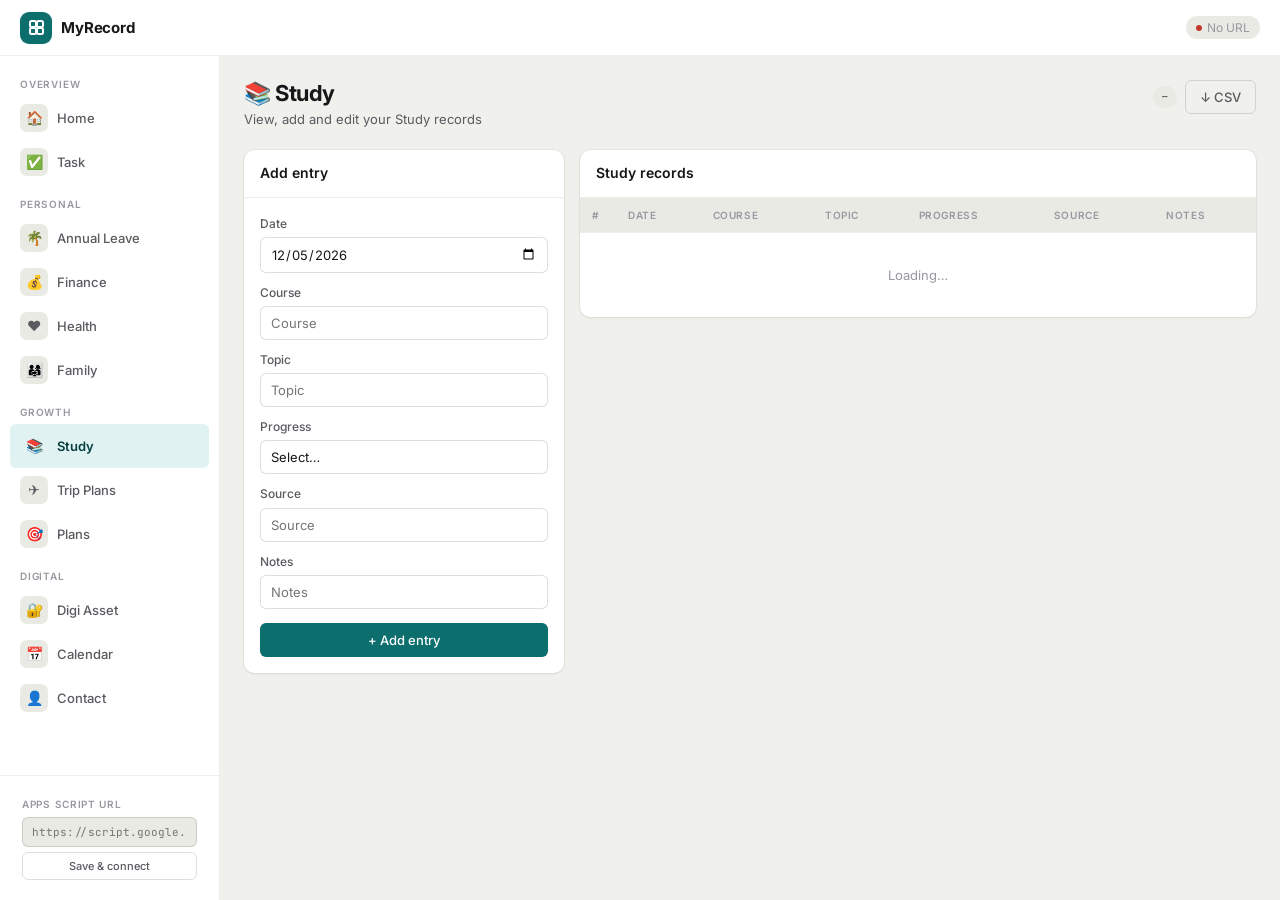
<file: study.html>
<!DOCTYPE html><html lang="en"><head>
<meta charset="UTF-8"/><meta name="viewport" content="width=device-width,initial-scale=1.0"/>
<title>Study — MyRecord</title>
<link rel="preconnect" href="https://fonts.googleapis.com"/>
<link rel="preconnect" href="https://fonts.gstatic.com" crossorigin/>
<link href="https://fonts.googleapis.com/css2?family=Inter:wght@400;500;600;700&family=JetBrains+Mono:wght@500&display=swap" rel="stylesheet"/>
<link rel="stylesheet" href="_shared.css"/>
</head><body>
<div class="topbar">
  <div class="topbar-left">
    <button class="hamburger" onclick="toggleSidebar()"><svg viewBox="0 0 20 20"><path d="M2 5h16M2 10h16M2 15h16"/></svg></button>
    <a class="brand" href="index.html"><div class="brand-mark"><svg viewBox="0 0 17 17"><rect x="2" y="2" width="6" height="6" rx="1.5"/><rect x="9" y="2" width="6" height="6" rx="1.5"/><rect x="2" y="9" width="6" height="6" rx="1.5"/><rect x="9" y="9" width="6" height="6" rx="1.5"/></svg></div>MyRecord</a>
  </div>
  <div class="topbar-right"><button class="sync-pill" onclick="syncPage()"><div class="sdot" id="sdot"></div><span id="slabel">Loading…</span></button></div>
</div>
<aside class="sidebar" id="sidebar">
  <div class="sidebar-inner">
    <div class="nav-section"><span class="nav-label">Overview</span><nav>
      <a href="index.html" data-page="index.html"><span class="nav-icon">🏠</span>Home</a>
      <a href="task.html" data-page="task.html"><span class="nav-icon">✅</span>Task</a>
    </nav></div>
    <div class="nav-section"><span class="nav-label">Personal</span><nav>
      <a href="leave.html" data-page="leave.html"><span class="nav-icon">🌴</span>Annual Leave</a>
      <a href="finance.html" data-page="finance.html"><span class="nav-icon">💰</span>Finance</a>
      <a href="health.html" data-page="health.html"><span class="nav-icon">❤️</span>Health</a>
      <a href="family.html" data-page="family.html"><span class="nav-icon">👨‍👩‍👧</span>Family</a>
    </nav></div>
    <div class="nav-section"><span class="nav-label">Growth</span><nav>
      <a href="study.html" data-page="study.html"><span class="nav-icon">📚</span>Study</a>
      <a href="trip.html" data-page="trip.html"><span class="nav-icon">✈️</span>Trip Plans</a>
      <a href="plans.html" data-page="plans.html"><span class="nav-icon">🎯</span>Plans</a>
    </nav></div>
    <div class="nav-section"><span class="nav-label">Digital</span><nav>
      <a href="digi.html" data-page="digi.html"><span class="nav-icon">🔐</span>Digi Asset</a>
      <a href="calendar.html" data-page="calendar.html"><span class="nav-icon">📅</span>Calendar</a>
      <a href="contact.html" data-page="contact.html"><span class="nav-icon">👤</span>Contact</a>
    </nav></div>
  </div>
  <div class="sidebar-footer"><div class="url-config"><label>Apps Script URL</label><input type="url" id="urlInput" placeholder="https://script.google.com/macros/s/.../exec"/><button class="btn btn-ghost" onclick="saveUrl()">Save & connect</button></div></div>
</aside>
<div class="page"><div class="page-inner">
  <div class="page-header">
    <div><div class="page-title">📚 Study</div><div class="page-subtitle">View, add and edit your Study records</div></div>
    <div class="page-actions"><span class="chip chip-gray" id="rowBadge">–</span><button class="btn btn-ghost" onclick="exportCSV()">↓ CSV</button></div>
  </div>
  <div class="two-col">
    <div class="form-col"><div class="card">
      <div class="card-header"><h2>Add entry</h2></div>
      <div class="card-body">
        <div class="field"><label>Date</label><input type="date" id="f_Date" placeholder="Date"/></div>
<div class="field"><label>Course</label><input type="text" id="f_Course" placeholder="Course"/></div>
<div class="field"><label>Topic</label><input type="text" id="f_Topic" placeholder="Topic"/></div>
<div class="field"><label>Progress</label><select id="f_Progress"><option value="">Select…</option><option>Not Started</option><option>In Progress</option><option>Completed</option></select></div>
<div class="field"><label>Source</label><input type="text" id="f_Source" placeholder="Source"/></div>
<div class="field"><label>Notes</label><input type="text" id="f_Notes" placeholder="Notes"/></div>
        <button class="btn btn-primary btn-full" id="addBtn" onclick="addRow()" style="margin-top:4px">+ Add entry</button>
      </div>
    </div></div>
    <div class="card">
      <div class="card-header"><h2>Study records</h2></div>
      <div class="table-wrap"><table>
        <thead><tr><th style="width:36px">#</th><th>Date</th><th>Course</th><th>Topic</th><th>Progress</th><th>Source</th><th>Notes</th></tr></thead>
        <tbody id="tbody"><tr><td colspan="7" style="text-align:center;padding:2rem;color:var(--text3)">Loading…</td></tr></tbody>
      </table></div>
    </div>
  </div>
</div></div>
<div id="drawer" class="drawer">
  <div class="drawer-hdr"><h3>Edit entry</h3><button class="drawer-close" onclick="closeDrawer()">×</button></div>
  <div class="drawer-body">
    <input type="hidden" id="editId"/>
    <div class="field"><label>Date</label><input type="date" id="e_Date" placeholder="Date"/></div>
<div class="field"><label>Course</label><input type="text" id="e_Course" placeholder="Course"/></div>
<div class="field"><label>Topic</label><input type="text" id="e_Topic" placeholder="Topic"/></div>
<div class="field"><label>Progress</label><select id="e_Progress"><option value="">Select…</option><option>Not Started</option><option>In Progress</option><option>Completed</option></select></div>
<div class="field"><label>Source</label><input type="text" id="e_Source" placeholder="Source"/></div>
<div class="field"><label>Notes</label><input type="text" id="e_Notes" placeholder="Notes"/></div>
  </div>
  <div class="drawer-foot">
    <button class="btn btn-danger" onclick="deleteRow()">🗑 Delete</button>
    <button class="btn btn-primary" onclick="saveEdit()">Save changes</button>
  </div>
</div>
<div id="_toast" class="toast"></div>
<script src="_shared.js"></script>
<script>
const SHEET_NAME="Study";
const FIELDS=[{"type": "date", "name": "Date", "id": "f_Date", "eid": "e_Date"}, {"type": "text", "name": "Course", "id": "f_Course", "eid": "e_Course"}, {"type": "text", "name": "Topic", "id": "f_Topic", "eid": "e_Topic"}, {"type": "select", "name": "Progress", "id": "f_Progress", "eid": "e_Progress"}, {"type": "text", "name": "Source", "id": "f_Source", "eid": "e_Source"}, {"type": "text", "name": "Notes", "id": "f_Notes", "eid": "e_Notes"}];
const COLS=["Date", "Course", "Topic", "Progress", "Source", "Notes"];
let rows=[], editId=null;
function toggleSidebar(){document.getElementById("sidebar").classList.toggle("open")}
function saveUrl(){const v=document.getElementById("urlInput").value.trim();if(!v)return;localStorage.setItem("gs_url",v);toast("Saved","ok");syncPage();}
function closeDrawer(){document.getElementById("drawer").classList.remove("open");editId=null;document.querySelectorAll("tbody tr").forEach(r=>r.classList.remove("selected"));}
document.addEventListener("keydown",e=>{if(e.key==="Escape")closeDrawer()});
document.addEventListener("DOMContentLoaded",()=>{
  document.querySelectorAll("nav a[data-page]").forEach(a=>a.classList.toggle("active",a.dataset.page==="study.html"));
  const inp=document.getElementById("urlInput");if(inp&&localStorage.getItem("gs_url"))inp.value=localStorage.getItem("gs_url");
  FIELDS.forEach(f=>{if(f.type==="date"){const el=document.getElementById(f.id);if(el)el.value=today();}});
  syncPage();
});
async function syncPage(){
  const url=localStorage.getItem("gs_url");
  if(!url){setSyncState("err","No URL");return;}
  setSyncState("spin","Syncing…");
  try{
    const res=await fetch(url+"?action=read&sheet="+encodeURIComponent(SHEET_NAME));
    const data=await res.json();
    if(data.error)throw new Error(data.error);
    rows=data.entries||data.rows||[];
    renderTable();setSyncState("ok","Synced "+new Date().toLocaleTimeString());
  }catch(e){setSyncState("err","Failed");toast("Error: "+e.message,"err");}
}
async function addRow(){
  const url=localStorage.getItem("gs_url");if(!url){toast("No URL","err");return;}
  const params={action:"add",sheet:SHEET_NAME};
  FIELDS.forEach(f=>{const el=document.getElementById(f.id);params[f.name]=el?el.value.trim():"";  });
  const btn=document.getElementById("addBtn");btn.disabled=true;btn.textContent="Saving…";
  try{
    const res=await fetch(url+"?"+new URLSearchParams(params));
    const data=await res.json();if(data.error)throw new Error(data.error);
    toast("Saved ✓","ok");
    FIELDS.forEach(f=>{const el=document.getElementById(f.id);if(el&&f.type!=="date")el.value="";});
    await syncPage();
  }catch(e){toast("Error: "+e.message,"err");}
  finally{btn.disabled=false;btn.textContent="+ Add entry";}
}
function openDrawer(row){
  editId=row._id||row.id||row["_rowIndex"];
  document.getElementById("editId").value=editId;
  FIELDS.forEach(f=>{const el=document.getElementById(f.eid);if(el)el.value=row[f.name]||"";});
  document.getElementById("drawer").classList.add("open");
  document.querySelectorAll("tbody tr").forEach(r=>r.classList.toggle("selected",r.dataset.id==editId));
}
async function saveEdit(){
  const url=localStorage.getItem("gs_url");
  const id=document.getElementById("editId").value;
  const params={action:"update",sheet:SHEET_NAME,id};
  FIELDS.forEach(f=>{const el=document.getElementById(f.eid);params[f.name]=el?el.value.trim():"";  });
  try{
    const res=await fetch(url+"?"+new URLSearchParams(params));
    const data=await res.json();if(data.error)throw new Error(data.error);
    toast("Updated ✓","ok");closeDrawer();await syncPage();
  }catch(e){toast("Error: "+e.message,"err");}
}
async function deleteRow(){
  const url=localStorage.getItem("gs_url");
  const id=document.getElementById("editId").value;
  if(!confirm("Delete this entry?"))return;
  try{
    await fetch(url+"?"+new URLSearchParams({action:"delete",sheet:SHEET_NAME,id}));
    toast("Deleted","ok");closeDrawer();await syncPage();
  }catch(e){toast("Error: "+e.message,"err");}
}
function renderTable(){
  const tbody=document.getElementById("tbody");
  document.getElementById("rowBadge").textContent=rows.length+" entries";
  if(!rows.length){tbody.innerHTML='<tr><td colspan="20" style="text-align:center;padding:2rem;color:var(--text3)">No entries yet. Add one on the left.</td></tr>';return;}
  tbody.innerHTML=rows.map((row,i)=>{
    const id=row._id||row.id||row["_rowIndex"]||i;
    const cells=COLS.map(c=>"<td title='"+(row[c]||"")+"'>"+(row[c]||"–")+"</td>").join("");
    const rj=JSON.stringify(row).replace(/"/g,"&quot;");
    return `<tr data-id="${id}" onclick="openDrawer(${rj})">${cells}</tr>`;
  }).join("");
}
function exportCSV(){
  if(!rows.length){toast("No data","err");return;}
  const h=COLS.join(",");
  const lines=rows.map(r=>COLS.map(c=>'"'+(r[c]||"")+'"').join(","));
  const a=document.createElement("a");
  a.href="data:text/csv;charset=utf-8,"+encodeURIComponent([h,...lines].join("\n"));
  a.download=SHEET_NAME.toLowerCase().replace(/ /g,"_")+".csv";a.click();
}
</script></body></html>
</file>
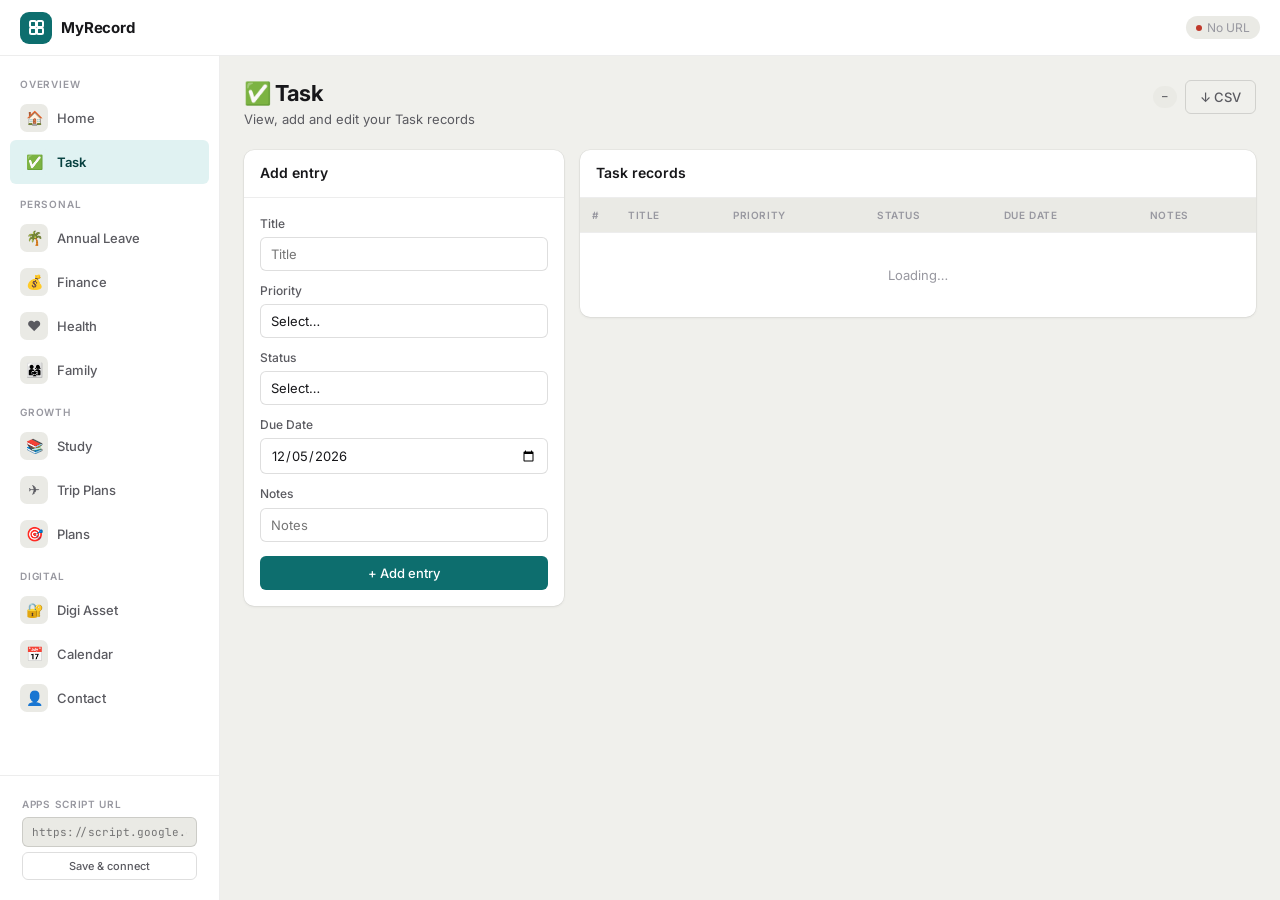
<file: task.html>
<!DOCTYPE html><html lang="en"><head>
<meta charset="UTF-8"/><meta name="viewport" content="width=device-width,initial-scale=1.0"/>
<title>Task — MyRecord</title>
<link rel="preconnect" href="https://fonts.googleapis.com"/>
<link rel="preconnect" href="https://fonts.gstatic.com" crossorigin/>
<link href="https://fonts.googleapis.com/css2?family=Inter:wght@400;500;600;700&family=JetBrains+Mono:wght@500&display=swap" rel="stylesheet"/>
<link rel="stylesheet" href="_shared.css"/>
</head><body>
<div class="topbar">
  <div class="topbar-left">
    <button class="hamburger" onclick="toggleSidebar()"><svg viewBox="0 0 20 20"><path d="M2 5h16M2 10h16M2 15h16"/></svg></button>
    <a class="brand" href="index.html"><div class="brand-mark"><svg viewBox="0 0 17 17"><rect x="2" y="2" width="6" height="6" rx="1.5"/><rect x="9" y="2" width="6" height="6" rx="1.5"/><rect x="2" y="9" width="6" height="6" rx="1.5"/><rect x="9" y="9" width="6" height="6" rx="1.5"/></svg></div>MyRecord</a>
  </div>
  <div class="topbar-right"><button class="sync-pill" onclick="syncPage()"><div class="sdot" id="sdot"></div><span id="slabel">Loading…</span></button></div>
</div>
<aside class="sidebar" id="sidebar">
  <div class="sidebar-inner">
    <div class="nav-section"><span class="nav-label">Overview</span><nav>
      <a href="index.html" data-page="index.html"><span class="nav-icon">🏠</span>Home</a>
      <a href="task.html" data-page="task.html"><span class="nav-icon">✅</span>Task</a>
    </nav></div>
    <div class="nav-section"><span class="nav-label">Personal</span><nav>
      <a href="leave.html" data-page="leave.html"><span class="nav-icon">🌴</span>Annual Leave</a>
      <a href="finance.html" data-page="finance.html"><span class="nav-icon">💰</span>Finance</a>
      <a href="health.html" data-page="health.html"><span class="nav-icon">❤️</span>Health</a>
      <a href="family.html" data-page="family.html"><span class="nav-icon">👨‍👩‍👧</span>Family</a>
    </nav></div>
    <div class="nav-section"><span class="nav-label">Growth</span><nav>
      <a href="study.html" data-page="study.html"><span class="nav-icon">📚</span>Study</a>
      <a href="trip.html" data-page="trip.html"><span class="nav-icon">✈️</span>Trip Plans</a>
      <a href="plans.html" data-page="plans.html"><span class="nav-icon">🎯</span>Plans</a>
    </nav></div>
    <div class="nav-section"><span class="nav-label">Digital</span><nav>
      <a href="digi.html" data-page="digi.html"><span class="nav-icon">🔐</span>Digi Asset</a>
      <a href="calendar.html" data-page="calendar.html"><span class="nav-icon">📅</span>Calendar</a>
      <a href="contact.html" data-page="contact.html"><span class="nav-icon">👤</span>Contact</a>
    </nav></div>
  </div>
  <div class="sidebar-footer"><div class="url-config"><label>Apps Script URL</label><input type="url" id="urlInput" placeholder="https://script.google.com/macros/s/.../exec"/><button class="btn btn-ghost" onclick="saveUrl()">Save & connect</button></div></div>
</aside>
<div class="page"><div class="page-inner">
  <div class="page-header">
    <div><div class="page-title">✅ Task</div><div class="page-subtitle">View, add and edit your Task records</div></div>
    <div class="page-actions"><span class="chip chip-gray" id="rowBadge">–</span><button class="btn btn-ghost" onclick="exportCSV()">↓ CSV</button></div>
  </div>
  <div class="two-col">
    <div class="form-col"><div class="card">
      <div class="card-header"><h2>Add entry</h2></div>
      <div class="card-body">
        <div class="field"><label>Title</label><input type="text" id="f_Title" placeholder="Title"/></div>
<div class="field"><label>Priority</label><select id="f_Priority"><option value="">Select…</option><option>High</option><option>Medium</option><option>Low</option></select></div>
<div class="field"><label>Status</label><select id="f_Status"><option value="">Select…</option><option>Open</option><option>In Progress</option><option>Done</option><option>Cancelled</option></select></div>
<div class="field"><label>Due Date</label><input type="date" id="f_Due_Date" placeholder="Due Date"/></div>
<div class="field"><label>Notes</label><input type="text" id="f_Notes" placeholder="Notes"/></div>
        <button class="btn btn-primary btn-full" id="addBtn" onclick="addRow()" style="margin-top:4px">+ Add entry</button>
      </div>
    </div></div>
    <div class="card">
      <div class="card-header"><h2>Task records</h2></div>
      <div class="table-wrap"><table>
        <thead><tr><th style="width:36px">#</th><th>Title</th><th>Priority</th><th>Status</th><th>Due Date</th><th>Notes</th></tr></thead>
        <tbody id="tbody"><tr><td colspan="6" style="text-align:center;padding:2rem;color:var(--text3)">Loading…</td></tr></tbody>
      </table></div>
    </div>
  </div>
</div></div>
<div id="drawer" class="drawer">
  <div class="drawer-hdr"><h3>Edit entry</h3><button class="drawer-close" onclick="closeDrawer()">×</button></div>
  <div class="drawer-body">
    <input type="hidden" id="editId"/>
    <div class="field"><label>Title</label><input type="text" id="e_Title" placeholder="Title"/></div>
<div class="field"><label>Priority</label><select id="e_Priority"><option value="">Select…</option><option>High</option><option>Medium</option><option>Low</option></select></div>
<div class="field"><label>Status</label><select id="e_Status"><option value="">Select…</option><option>Open</option><option>In Progress</option><option>Done</option><option>Cancelled</option></select></div>
<div class="field"><label>Due Date</label><input type="date" id="e_Due_Date" placeholder="Due Date"/></div>
<div class="field"><label>Notes</label><input type="text" id="e_Notes" placeholder="Notes"/></div>
  </div>
  <div class="drawer-foot">
    <button class="btn btn-danger" onclick="deleteRow()">🗑 Delete</button>
    <button class="btn btn-primary" onclick="saveEdit()">Save changes</button>
  </div>
</div>
<div id="_toast" class="toast"></div>
<script src="_shared.js"></script>
<script>
const SHEET_NAME="Task";
const FIELDS=[{"type": "text", "name": "Title", "id": "f_Title", "eid": "e_Title"}, {"type": "select", "name": "Priority", "id": "f_Priority", "eid": "e_Priority"}, {"type": "select", "name": "Status", "id": "f_Status", "eid": "e_Status"}, {"type": "date", "name": "Due Date", "id": "f_Due_Date", "eid": "e_Due_Date"}, {"type": "text", "name": "Notes", "id": "f_Notes", "eid": "e_Notes"}];
const COLS=["Title", "Priority", "Status", "Due Date", "Notes"];
let rows=[], editId=null;
function toggleSidebar(){document.getElementById("sidebar").classList.toggle("open")}
function saveUrl(){const v=document.getElementById("urlInput").value.trim();if(!v)return;localStorage.setItem("gs_url",v);toast("Saved","ok");syncPage();}
function closeDrawer(){document.getElementById("drawer").classList.remove("open");editId=null;document.querySelectorAll("tbody tr").forEach(r=>r.classList.remove("selected"));}
document.addEventListener("keydown",e=>{if(e.key==="Escape")closeDrawer()});
document.addEventListener("DOMContentLoaded",()=>{
  document.querySelectorAll("nav a[data-page]").forEach(a=>a.classList.toggle("active",a.dataset.page==="task.html"));
  const inp=document.getElementById("urlInput");if(inp&&localStorage.getItem("gs_url"))inp.value=localStorage.getItem("gs_url");
  FIELDS.forEach(f=>{if(f.type==="date"){const el=document.getElementById(f.id);if(el)el.value=today();}});
  syncPage();
});
async function syncPage(){
  const url=localStorage.getItem("gs_url");
  if(!url){setSyncState("err","No URL");return;}
  setSyncState("spin","Syncing…");
  try{
    const res=await fetch(url+"?action=read&sheet="+encodeURIComponent(SHEET_NAME));
    const data=await res.json();
    if(data.error)throw new Error(data.error);
    rows=data.entries||data.rows||[];
    renderTable();setSyncState("ok","Synced "+new Date().toLocaleTimeString());
  }catch(e){setSyncState("err","Failed");toast("Error: "+e.message,"err");}
}
async function addRow(){
  const url=localStorage.getItem("gs_url");if(!url){toast("No URL","err");return;}
  const params={action:"add",sheet:SHEET_NAME};
  FIELDS.forEach(f=>{const el=document.getElementById(f.id);params[f.name]=el?el.value.trim():"";  });
  const btn=document.getElementById("addBtn");btn.disabled=true;btn.textContent="Saving…";
  try{
    const res=await fetch(url+"?"+new URLSearchParams(params));
    const data=await res.json();if(data.error)throw new Error(data.error);
    toast("Saved ✓","ok");
    FIELDS.forEach(f=>{const el=document.getElementById(f.id);if(el&&f.type!=="date")el.value="";});
    await syncPage();
  }catch(e){toast("Error: "+e.message,"err");}
  finally{btn.disabled=false;btn.textContent="+ Add entry";}
}
function openDrawer(row){
  editId=row._id||row.id||row["_rowIndex"];
  document.getElementById("editId").value=editId;
  FIELDS.forEach(f=>{const el=document.getElementById(f.eid);if(el)el.value=row[f.name]||"";});
  document.getElementById("drawer").classList.add("open");
  document.querySelectorAll("tbody tr").forEach(r=>r.classList.toggle("selected",r.dataset.id==editId));
}
async function saveEdit(){
  const url=localStorage.getItem("gs_url");
  const id=document.getElementById("editId").value;
  const params={action:"update",sheet:SHEET_NAME,id};
  FIELDS.forEach(f=>{const el=document.getElementById(f.eid);params[f.name]=el?el.value.trim():"";  });
  try{
    const res=await fetch(url+"?"+new URLSearchParams(params));
    const data=await res.json();if(data.error)throw new Error(data.error);
    toast("Updated ✓","ok");closeDrawer();await syncPage();
  }catch(e){toast("Error: "+e.message,"err");}
}
async function deleteRow(){
  const url=localStorage.getItem("gs_url");
  const id=document.getElementById("editId").value;
  if(!confirm("Delete this entry?"))return;
  try{
    await fetch(url+"?"+new URLSearchParams({action:"delete",sheet:SHEET_NAME,id}));
    toast("Deleted","ok");closeDrawer();await syncPage();
  }catch(e){toast("Error: "+e.message,"err");}
}
function renderTable(){
  const tbody=document.getElementById("tbody");
  document.getElementById("rowBadge").textContent=rows.length+" entries";
  if(!rows.length){tbody.innerHTML='<tr><td colspan="20" style="text-align:center;padding:2rem;color:var(--text3)">No entries yet. Add one on the left.</td></tr>';return;}
  tbody.innerHTML=rows.map((row,i)=>{
    const id=row._id||row.id||row["_rowIndex"]||i;
    const cells=COLS.map(c=>"<td title='"+(row[c]||"")+"'>"+(row[c]||"–")+"</td>").join("");
    const rj=JSON.stringify(row).replace(/"/g,"&quot;");
    return `<tr data-id="${id}" onclick="openDrawer(${rj})">${cells}</tr>`;
  }).join("");
}
function exportCSV(){
  if(!rows.length){toast("No data","err");return;}
  const h=COLS.join(",");
  const lines=rows.map(r=>COLS.map(c=>'"'+(r[c]||"")+'"').join(","));
  const a=document.createElement("a");
  a.href="data:text/csv;charset=utf-8,"+encodeURIComponent([h,...lines].join("\n"));
  a.download=SHEET_NAME.toLowerCase().replace(/ /g,"_")+".csv";a.click();
}
</script></body></html>
</file>
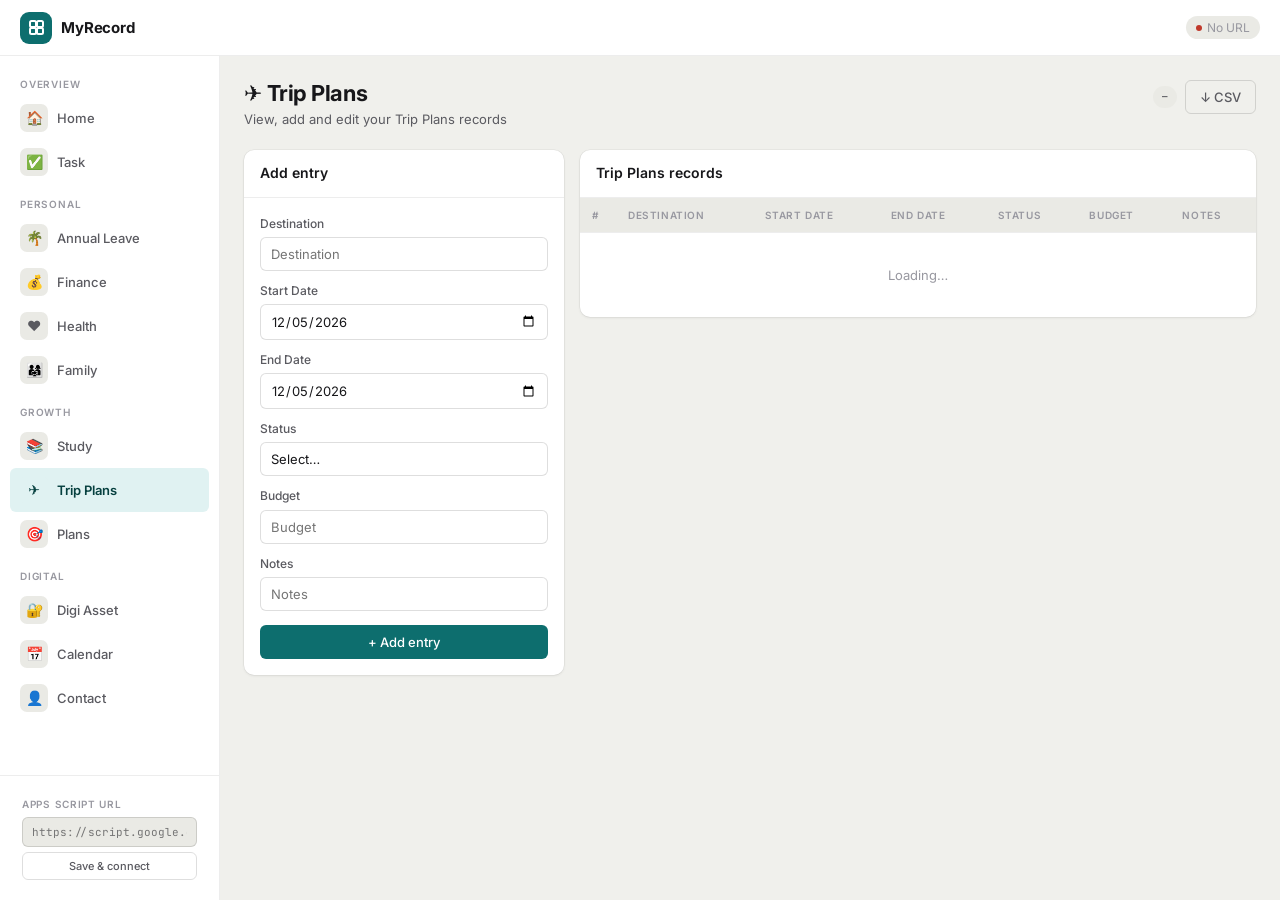
<file: trip.html>
<!DOCTYPE html><html lang="en"><head>
<meta charset="UTF-8"/><meta name="viewport" content="width=device-width,initial-scale=1.0"/>
<title>Trip Plans — MyRecord</title>
<link rel="preconnect" href="https://fonts.googleapis.com"/>
<link rel="preconnect" href="https://fonts.gstatic.com" crossorigin/>
<link href="https://fonts.googleapis.com/css2?family=Inter:wght@400;500;600;700&family=JetBrains+Mono:wght@500&display=swap" rel="stylesheet"/>
<link rel="stylesheet" href="_shared.css"/>
</head><body>
<div class="topbar">
  <div class="topbar-left">
    <button class="hamburger" onclick="toggleSidebar()"><svg viewBox="0 0 20 20"><path d="M2 5h16M2 10h16M2 15h16"/></svg></button>
    <a class="brand" href="index.html"><div class="brand-mark"><svg viewBox="0 0 17 17"><rect x="2" y="2" width="6" height="6" rx="1.5"/><rect x="9" y="2" width="6" height="6" rx="1.5"/><rect x="2" y="9" width="6" height="6" rx="1.5"/><rect x="9" y="9" width="6" height="6" rx="1.5"/></svg></div>MyRecord</a>
  </div>
  <div class="topbar-right"><button class="sync-pill" onclick="syncPage()"><div class="sdot" id="sdot"></div><span id="slabel">Loading…</span></button></div>
</div>
<aside class="sidebar" id="sidebar">
  <div class="sidebar-inner">
    <div class="nav-section"><span class="nav-label">Overview</span><nav>
      <a href="index.html" data-page="index.html"><span class="nav-icon">🏠</span>Home</a>
      <a href="task.html" data-page="task.html"><span class="nav-icon">✅</span>Task</a>
    </nav></div>
    <div class="nav-section"><span class="nav-label">Personal</span><nav>
      <a href="leave.html" data-page="leave.html"><span class="nav-icon">🌴</span>Annual Leave</a>
      <a href="finance.html" data-page="finance.html"><span class="nav-icon">💰</span>Finance</a>
      <a href="health.html" data-page="health.html"><span class="nav-icon">❤️</span>Health</a>
      <a href="family.html" data-page="family.html"><span class="nav-icon">👨‍👩‍👧</span>Family</a>
    </nav></div>
    <div class="nav-section"><span class="nav-label">Growth</span><nav>
      <a href="study.html" data-page="study.html"><span class="nav-icon">📚</span>Study</a>
      <a href="trip.html" data-page="trip.html"><span class="nav-icon">✈️</span>Trip Plans</a>
      <a href="plans.html" data-page="plans.html"><span class="nav-icon">🎯</span>Plans</a>
    </nav></div>
    <div class="nav-section"><span class="nav-label">Digital</span><nav>
      <a href="digi.html" data-page="digi.html"><span class="nav-icon">🔐</span>Digi Asset</a>
      <a href="calendar.html" data-page="calendar.html"><span class="nav-icon">📅</span>Calendar</a>
      <a href="contact.html" data-page="contact.html"><span class="nav-icon">👤</span>Contact</a>
    </nav></div>
  </div>
  <div class="sidebar-footer"><div class="url-config"><label>Apps Script URL</label><input type="url" id="urlInput" placeholder="https://script.google.com/macros/s/.../exec"/><button class="btn btn-ghost" onclick="saveUrl()">Save & connect</button></div></div>
</aside>
<div class="page"><div class="page-inner">
  <div class="page-header">
    <div><div class="page-title">✈️ Trip Plans</div><div class="page-subtitle">View, add and edit your Trip Plans records</div></div>
    <div class="page-actions"><span class="chip chip-gray" id="rowBadge">–</span><button class="btn btn-ghost" onclick="exportCSV()">↓ CSV</button></div>
  </div>
  <div class="two-col">
    <div class="form-col"><div class="card">
      <div class="card-header"><h2>Add entry</h2></div>
      <div class="card-body">
        <div class="field"><label>Destination</label><input type="text" id="f_Destination" placeholder="Destination"/></div>
<div class="field"><label>Start Date</label><input type="date" id="f_Start_Date" placeholder="Start Date"/></div>
<div class="field"><label>End Date</label><input type="date" id="f_End_Date" placeholder="End Date"/></div>
<div class="field"><label>Status</label><select id="f_Status"><option value="">Select…</option><option>Planning</option><option>Confirmed</option><option>Completed</option><option>Cancelled</option></select></div>
<div class="field"><label>Budget</label><input type="number" id="f_Budget" placeholder="Budget"/></div>
<div class="field"><label>Notes</label><input type="text" id="f_Notes" placeholder="Notes"/></div>
        <button class="btn btn-primary btn-full" id="addBtn" onclick="addRow()" style="margin-top:4px">+ Add entry</button>
      </div>
    </div></div>
    <div class="card">
      <div class="card-header"><h2>Trip Plans records</h2></div>
      <div class="table-wrap"><table>
        <thead><tr><th style="width:36px">#</th><th>Destination</th><th>Start Date</th><th>End Date</th><th>Status</th><th>Budget</th><th>Notes</th></tr></thead>
        <tbody id="tbody"><tr><td colspan="7" style="text-align:center;padding:2rem;color:var(--text3)">Loading…</td></tr></tbody>
      </table></div>
    </div>
  </div>
</div></div>
<div id="drawer" class="drawer">
  <div class="drawer-hdr"><h3>Edit entry</h3><button class="drawer-close" onclick="closeDrawer()">×</button></div>
  <div class="drawer-body">
    <input type="hidden" id="editId"/>
    <div class="field"><label>Destination</label><input type="text" id="e_Destination" placeholder="Destination"/></div>
<div class="field"><label>Start Date</label><input type="date" id="e_Start_Date" placeholder="Start Date"/></div>
<div class="field"><label>End Date</label><input type="date" id="e_End_Date" placeholder="End Date"/></div>
<div class="field"><label>Status</label><select id="e_Status"><option value="">Select…</option><option>Planning</option><option>Confirmed</option><option>Completed</option><option>Cancelled</option></select></div>
<div class="field"><label>Budget</label><input type="number" id="e_Budget" placeholder="Budget"/></div>
<div class="field"><label>Notes</label><input type="text" id="e_Notes" placeholder="Notes"/></div>
  </div>
  <div class="drawer-foot">
    <button class="btn btn-danger" onclick="deleteRow()">🗑 Delete</button>
    <button class="btn btn-primary" onclick="saveEdit()">Save changes</button>
  </div>
</div>
<div id="_toast" class="toast"></div>
<script src="_shared.js"></script>
<script>
const SHEET_NAME="Trip Plans";
const FIELDS=[{"type": "text", "name": "Destination", "id": "f_Destination", "eid": "e_Destination"}, {"type": "date", "name": "Start Date", "id": "f_Start_Date", "eid": "e_Start_Date"}, {"type": "date", "name": "End Date", "id": "f_End_Date", "eid": "e_End_Date"}, {"type": "select", "name": "Status", "id": "f_Status", "eid": "e_Status"}, {"type": "number", "name": "Budget", "id": "f_Budget", "eid": "e_Budget"}, {"type": "text", "name": "Notes", "id": "f_Notes", "eid": "e_Notes"}];
const COLS=["Destination", "Start Date", "End Date", "Status", "Budget", "Notes"];
let rows=[], editId=null;
function toggleSidebar(){document.getElementById("sidebar").classList.toggle("open")}
function saveUrl(){const v=document.getElementById("urlInput").value.trim();if(!v)return;localStorage.setItem("gs_url",v);toast("Saved","ok");syncPage();}
function closeDrawer(){document.getElementById("drawer").classList.remove("open");editId=null;document.querySelectorAll("tbody tr").forEach(r=>r.classList.remove("selected"));}
document.addEventListener("keydown",e=>{if(e.key==="Escape")closeDrawer()});
document.addEventListener("DOMContentLoaded",()=>{
  document.querySelectorAll("nav a[data-page]").forEach(a=>a.classList.toggle("active",a.dataset.page==="trip.html"));
  const inp=document.getElementById("urlInput");if(inp&&localStorage.getItem("gs_url"))inp.value=localStorage.getItem("gs_url");
  FIELDS.forEach(f=>{if(f.type==="date"){const el=document.getElementById(f.id);if(el)el.value=today();}});
  syncPage();
});
async function syncPage(){
  const url=localStorage.getItem("gs_url");
  if(!url){setSyncState("err","No URL");return;}
  setSyncState("spin","Syncing…");
  try{
    const res=await fetch(url+"?action=read&sheet="+encodeURIComponent(SHEET_NAME));
    const data=await res.json();
    if(data.error)throw new Error(data.error);
    rows=data.entries||data.rows||[];
    renderTable();setSyncState("ok","Synced "+new Date().toLocaleTimeString());
  }catch(e){setSyncState("err","Failed");toast("Error: "+e.message,"err");}
}
async function addRow(){
  const url=localStorage.getItem("gs_url");if(!url){toast("No URL","err");return;}
  const params={action:"add",sheet:SHEET_NAME};
  FIELDS.forEach(f=>{const el=document.getElementById(f.id);params[f.name]=el?el.value.trim():"";  });
  const btn=document.getElementById("addBtn");btn.disabled=true;btn.textContent="Saving…";
  try{
    const res=await fetch(url+"?"+new URLSearchParams(params));
    const data=await res.json();if(data.error)throw new Error(data.error);
    toast("Saved ✓","ok");
    FIELDS.forEach(f=>{const el=document.getElementById(f.id);if(el&&f.type!=="date")el.value="";});
    await syncPage();
  }catch(e){toast("Error: "+e.message,"err");}
  finally{btn.disabled=false;btn.textContent="+ Add entry";}
}
function openDrawer(row){
  editId=row._id||row.id||row["_rowIndex"];
  document.getElementById("editId").value=editId;
  FIELDS.forEach(f=>{const el=document.getElementById(f.eid);if(el)el.value=row[f.name]||"";});
  document.getElementById("drawer").classList.add("open");
  document.querySelectorAll("tbody tr").forEach(r=>r.classList.toggle("selected",r.dataset.id==editId));
}
async function saveEdit(){
  const url=localStorage.getItem("gs_url");
  const id=document.getElementById("editId").value;
  const params={action:"update",sheet:SHEET_NAME,id};
  FIELDS.forEach(f=>{const el=document.getElementById(f.eid);params[f.name]=el?el.value.trim():"";  });
  try{
    const res=await fetch(url+"?"+new URLSearchParams(params));
    const data=await res.json();if(data.error)throw new Error(data.error);
    toast("Updated ✓","ok");closeDrawer();await syncPage();
  }catch(e){toast("Error: "+e.message,"err");}
}
async function deleteRow(){
  const url=localStorage.getItem("gs_url");
  const id=document.getElementById("editId").value;
  if(!confirm("Delete this entry?"))return;
  try{
    await fetch(url+"?"+new URLSearchParams({action:"delete",sheet:SHEET_NAME,id}));
    toast("Deleted","ok");closeDrawer();await syncPage();
  }catch(e){toast("Error: "+e.message,"err");}
}
function renderTable(){
  const tbody=document.getElementById("tbody");
  document.getElementById("rowBadge").textContent=rows.length+" entries";
  if(!rows.length){tbody.innerHTML='<tr><td colspan="20" style="text-align:center;padding:2rem;color:var(--text3)">No entries yet. Add one on the left.</td></tr>';return;}
  tbody.innerHTML=rows.map((row,i)=>{
    const id=row._id||row.id||row["_rowIndex"]||i;
    const cells=COLS.map(c=>"<td title='"+(row[c]||"")+"'>"+(row[c]||"–")+"</td>").join("");
    const rj=JSON.stringify(row).replace(/"/g,"&quot;");
    return `<tr data-id="${id}" onclick="openDrawer(${rj})">${cells}</tr>`;
  }).join("");
}
function exportCSV(){
  if(!rows.length){toast("No data","err");return;}
  const h=COLS.join(",");
  const lines=rows.map(r=>COLS.map(c=>'"'+(r[c]||"")+'"').join(","));
  const a=document.createElement("a");
  a.href="data:text/csv;charset=utf-8,"+encodeURIComponent([h,...lines].join("\n"));
  a.download=SHEET_NAME.toLowerCase().replace(/ /g,"_")+".csv";a.click();
}
</script></body></html>
</file>
<file: _shared.css>
/* ── Reset ── */
*,*::before,*::after{box-sizing:border-box;margin:0;padding:0}
img,svg{display:block;max-width:100%}

/* ── Tokens ── */
:root{
  --bg:#F0F0EC;
  --surface:#FFFFFF;
  --surface2:#EAEAE5;
  --surface3:#DEDED8;
  --border:rgba(0,0,0,0.07);
  --border-md:rgba(0,0,0,0.13);
  --text:#17171A;
  --text2:#5A5A60;
  --text3:#9898A0;
  --ink:#17171A;

  /* Accent — deep teal */
  --accent:#0D6E6E;
  --accent-light:#E0F2F2;
  --accent-text:#06403F;

  /* Status */
  --green:#1A6B4A; --green-bg:#E8F5EE; --green-text:#0D4A30;
  --red:#C0392B;   --red-bg:#FDECEA;   --red-text:#8B1A12;
  --amber:#B45309; --amber-bg:#FEF3E2; --amber-text:#7A4200;
  --blue:#1D4ED8;  --blue-bg:#EFF6FF;  --blue-text:#1E3A8A;
  --purple:#6D28D9;--purple-bg:#F5F3FF;--purple-text:#4C1D95;

  /* Page accent colours (each section has its own) */
  --c-task:   #2563EB;
  --c-leave:  #1A6B4A;
  --c-finance:#B45309;
  --c-health: #9333EA;
  --c-family: #DB2777;
  --c-study:  #0891B2;
  --c-trip:   #EA580C;
  --c-plans:  #4F46E5;
  --c-digi:   #0D9488;
  --c-cal:    #DC2626;
  --c-contact:#7C3AED;

  --r:10px;--r-sm:6px;--r-lg:14px;
  --sh:0 1px 3px rgba(0,0,0,0.07),0 0 0 0.5px rgba(0,0,0,0.07);
  --sh-md:0 4px 16px rgba(0,0,0,0.09),0 0 0 0.5px rgba(0,0,0,0.07);

  --nav-w:220px;
  --header-h:56px;
}

body{
  font-family:'Inter',system-ui,sans-serif;
  background:var(--bg);color:var(--text);
  font-size:14px;line-height:1.6;
  min-height:100vh;
}

/* ── Top header ── */
.topbar{
  position:fixed;top:0;left:0;right:0;z-index:100;
  height:var(--header-h);
  background:var(--surface);
  border-bottom:1px solid var(--border);
  display:flex;align-items:center;justify-content:space-between;
  padding:0 1.25rem;
  gap:12px;
}
.topbar-left{display:flex;align-items:center;gap:12px}
.hamburger{display:none;background:none;border:none;cursor:pointer;padding:6px;color:var(--text2)}
.hamburger svg{width:20px;height:20px;stroke:currentColor;fill:none;stroke-width:2;stroke-linecap:round}
.brand{display:flex;align-items:center;gap:9px;text-decoration:none;color:var(--text);font-weight:700;font-size:15px;letter-spacing:-.01em}
.brand-mark{
  width:32px;height:32px;background:var(--accent);border-radius:9px;
  display:flex;align-items:center;justify-content:center;flex-shrink:0;
}
.brand-mark svg{width:17px;height:17px;stroke:#fff;fill:none;stroke-width:2;stroke-linecap:round;stroke-linejoin:round}
.topbar-right{display:flex;align-items:center;gap:8px}
.sync-pill{display:flex;align-items:center;gap:5px;font-size:12px;color:var(--text3);background:var(--surface2);border-radius:99px;padding:4px 10px;cursor:pointer;border:none;font-family:inherit}
.sync-pill:hover{background:var(--surface3)}
.sdot{width:6px;height:6px;border-radius:50%;background:var(--text3);transition:background .3s;flex-shrink:0}
.sdot.ok{background:var(--green)}.sdot.err{background:var(--red)}.sdot.spin{background:var(--amber);animation:blink 1s infinite}
@keyframes blink{0%,100%{opacity:1}50%{opacity:.3}}

/* ── Sidebar nav ── */
.sidebar{
  position:fixed;top:var(--header-h);left:0;bottom:0;
  width:var(--nav-w);
  background:var(--surface);
  border-right:1px solid var(--border);
  overflow-y:auto;
  z-index:90;
  display:flex;flex-direction:column;
  transition:transform .25s cubic-bezier(.4,0,.2,1);
}
.sidebar-inner{flex:1;padding:.75rem .625rem}
.nav-section{margin-bottom:.25rem}
.nav-label{font-size:10px;font-weight:600;text-transform:uppercase;letter-spacing:.08em;color:var(--text3);padding:.5rem .625rem .25rem;display:block}
nav a{
  display:flex;align-items:center;gap:9px;
  padding:8px 10px;border-radius:var(--r-sm);
  font-size:13px;font-weight:500;color:var(--text2);
  text-decoration:none;transition:all .12s;
  white-space:nowrap;
}
nav a:hover{background:var(--surface2);color:var(--text)}
nav a.active{background:var(--accent-light);color:var(--accent-text);font-weight:600}
nav a .nav-icon{width:28px;height:28px;border-radius:7px;display:flex;align-items:center;justify-content:center;font-size:14px;flex-shrink:0;background:var(--surface2)}
nav a.active .nav-icon{background:var(--accent-light)}
.sidebar-footer{padding:.75rem;border-top:1px solid var(--border)}
.url-config{padding:.5rem .625rem}
.url-config label{display:block;font-size:10px;font-weight:600;text-transform:uppercase;letter-spacing:.07em;color:var(--text3);margin-bottom:5px}
.url-config input{width:100%;padding:7px 9px;font-size:11px;font-family:'JetBrains Mono',monospace;background:var(--surface2);border:1px solid var(--border-md);border-radius:var(--r-sm);color:var(--text)}
.url-config input:focus{outline:none;border-color:var(--accent)}
.url-config .btn{margin-top:5px;width:100%;justify-content:center;font-size:11px;padding:6px}

/* ── Page content ── */
.page{
  margin-left:var(--nav-w);
  padding-top:var(--header-h);
  min-height:100vh;
  display:flex;flex-direction:column;
}
.page-inner{flex:1;padding:1.5rem}

/* ── Page header ── */
.page-header{
  display:flex;align-items:flex-start;justify-content:space-between;
  margin-bottom:1.25rem;gap:12px;flex-wrap:wrap;
}
.page-title{font-size:22px;font-weight:700;letter-spacing:-.02em;line-height:1.2}
.page-subtitle{font-size:13px;color:var(--text2);margin-top:3px}
.page-actions{display:flex;gap:8px;align-items:center;flex-wrap:wrap}

/* ── Summary cards ── */
.stats-row{display:grid;grid-template-columns:repeat(auto-fit,minmax(140px,1fr));gap:10px;margin-bottom:1.25rem}
.stat-card{background:var(--surface);border-radius:var(--r);box-shadow:var(--sh);padding:12px 14px}
.stat-label{font-size:10px;font-weight:600;text-transform:uppercase;letter-spacing:.07em;color:var(--text3);margin-bottom:4px}
.stat-val{font-size:22px;font-weight:700;font-family:'JetBrains Mono',monospace;line-height:1.1;color:var(--text)}
.stat-sub{font-size:11px;color:var(--text3);margin-top:3px}
.stat-val.green{color:var(--green)}.stat-val.red{color:var(--red)}.stat-val.amber{color:var(--amber)}.stat-val.blue{color:var(--blue)}.stat-val.purple{color:var(--purple)}
.prog{height:4px;background:var(--surface3);border-radius:99px;margin-top:8px;overflow:hidden}
.prog-fill{height:100%;border-radius:99px;transition:width .5s}

/* ── Cards / panels ── */
.card{background:var(--surface);border-radius:var(--r);box-shadow:var(--sh);overflow:hidden}
.card-header{display:flex;align-items:center;justify-content:space-between;padding:12px 16px;border-bottom:1px solid var(--border)}
.card-header h2{font-size:14px;font-weight:600}
.card-body{padding:1rem}

/* ── Two-col layout ── */
.two-col{display:grid;grid-template-columns:320px 1fr;gap:16px;align-items:start}
.form-col{position:sticky;top:calc(var(--header-h) + 1.5rem)}

/* ── Forms ── */
.form-section-title{font-size:10px;font-weight:600;text-transform:uppercase;letter-spacing:.07em;color:var(--text3);margin-bottom:10px}
.field{margin-bottom:10px}
.field label{display:block;font-size:12px;font-weight:500;color:var(--text2);margin-bottom:4px}
.field input,.field select,.field textarea{
  width:100%;padding:8px 10px;font-size:13px;font-family:inherit;
  background:var(--surface);border:1px solid var(--border-md);border-radius:var(--r-sm);
  color:var(--text);transition:border-color .15s,box-shadow .15s;appearance:none;
}
.field input:focus,.field select:focus,.field textarea:focus{outline:none;border-color:var(--accent);box-shadow:0 0 0 3px rgba(13,110,110,.1)}
.field textarea{resize:vertical;min-height:72px}
.field-row{display:grid;grid-template-columns:1fr 1fr;gap:8px}
.field-row3{display:grid;grid-template-columns:1fr 1fr 1fr;gap:8px}

/* ── Buttons ── */
.btn{display:inline-flex;align-items:center;justify-content:center;gap:6px;padding:8px 14px;font-size:13px;font-weight:500;font-family:inherit;border-radius:var(--r-sm);cursor:pointer;transition:all .14s;border:1px solid transparent;white-space:nowrap;text-decoration:none}
.btn:active{transform:scale(.97)}
.btn-primary{background:var(--accent);color:#fff}
.btn-primary:hover{opacity:.88}
.btn-primary:disabled{opacity:.45;cursor:not-allowed}
.btn-ghost{background:transparent;border-color:var(--border-md);color:var(--text2)}
.btn-ghost:hover{background:var(--surface2)}
.btn-danger{background:var(--red-bg);color:var(--red)}
.btn-danger:hover{background:#f5c6c2}
.btn-full{width:100%}

/* ── Table ── */
.table-wrap{overflow-x:auto}
table{width:100%;border-collapse:collapse;font-size:13px}
th{padding:9px 12px;text-align:left;font-size:10px;font-weight:600;text-transform:uppercase;letter-spacing:.06em;color:var(--text3);background:var(--surface2);border-bottom:1px solid var(--border);white-space:nowrap;position:sticky;top:0;z-index:2}
th.r,td.r{text-align:right}
td{padding:10px 12px;border-bottom:1px solid var(--border);color:var(--text);vertical-align:middle;white-space:nowrap;overflow:hidden;text-overflow:ellipsis}
tbody tr{cursor:pointer;transition:background .1s}
tbody tr:hover td{background:var(--surface2)}
tbody tr.selected td{background:var(--accent-light)}
tr:last-child td{border-bottom:none}

/* ── Chips / badges ── */
.chip{display:inline-flex;align-items:center;font-size:11px;font-weight:500;padding:2px 9px;border-radius:99px}
.chip-green{background:var(--green-bg);color:var(--green-text)}
.chip-red{background:var(--red-bg);color:var(--red-text)}
.chip-amber{background:var(--amber-bg);color:var(--amber-text)}
.chip-blue{background:var(--blue-bg);color:var(--blue-text)}
.chip-purple{background:var(--purple-bg);color:var(--purple-text)}
.chip-gray{background:var(--surface2);color:var(--text2)}
.mono{font-family:'JetBrains Mono',monospace;font-size:12px}
.v-green{color:var(--green);font-weight:600}.v-red{color:var(--red);font-weight:600}.v-amber{color:var(--amber);font-weight:600}.v-dim{color:var(--text3)}

/* ── Edit drawer ── */
.drawer{
  position:fixed;right:-400px;top:var(--header-h);
  width:360px;height:calc(100vh - var(--header-h));
  background:var(--surface);border-left:1px solid var(--border);
  box-shadow:-4px 0 24px rgba(0,0,0,.09);z-index:80;
  transition:right .24s cubic-bezier(.4,0,.2,1);
  display:flex;flex-direction:column;
}
.drawer.open{right:0}
.drawer-hdr{display:flex;align-items:center;justify-content:space-between;padding:14px 1.25rem;border-bottom:1px solid var(--border);flex-shrink:0}
.drawer-hdr h3{font-size:15px;font-weight:600}
.drawer-close{background:none;border:none;cursor:pointer;color:var(--text3);font-size:22px;line-height:1;padding:2px 6px;border-radius:4px}
.drawer-close:hover{background:var(--surface2)}
.drawer-body{flex:1;overflow-y:auto;padding:1.25rem}
.drawer-foot{padding:1rem 1.25rem;border-top:1px solid var(--border);display:flex;gap:8px;flex-shrink:0}
.drawer-foot .btn{flex:1}

/* ── Toast ── */
.toast{
  position:fixed;bottom:1.5rem;left:50%;
  transform:translateX(-50%) translateY(16px);
  background:#17171A;color:#fff;font-size:13px;
  padding:10px 18px;border-radius:var(--r);
  opacity:0;transition:all .22s;pointer-events:none;z-index:9999;white-space:nowrap;
}
.toast.show{opacity:1;transform:translateX(-50%) translateY(0)}
.toast.err{background:var(--red)}.toast.ok{background:var(--green)}.toast.info{background:#17171A}

/* ── Modal overlay ── */
.modal-bg{display:none;position:fixed;inset:0;background:rgba(0,0,0,.38);z-index:200;align-items:center;justify-content:center;padding:1rem}
.modal-bg.open{display:flex}
.modal{background:var(--surface);border-radius:var(--r-lg);padding:1.5rem;width:100%;box-shadow:var(--sh-md)}
.modal h3{font-size:16px;font-weight:700;margin-bottom:6px}
.modal p{font-size:13px;color:var(--text2);line-height:1.6;margin-bottom:14px}
.modal-foot{display:flex;justify-content:flex-end;gap:8px;margin-top:16px}

/* ── Empty state ── */
.empty{text-align:center;padding:3rem 1rem;color:var(--text3)}
.empty-icon{font-size:2rem;margin-bottom:.5rem}
.empty p{font-size:13px}

/* ── Scrollbar ── */
::-webkit-scrollbar{width:5px;height:5px}
::-webkit-scrollbar-track{background:transparent}
::-webkit-scrollbar-thumb{background:var(--surface3);border-radius:99px}

/* ── Responsive ── */
@media(max-width:900px){
  :root{--nav-w:0px}
  .sidebar{transform:translateX(-220px);width:220px}
  .sidebar.open{transform:translateX(0);box-shadow:4px 0 24px rgba(0,0,0,.12)}
  .hamburger{display:flex}
  .page{margin-left:0}
  .two-col{grid-template-columns:1fr}
  .form-col{position:static}
  .drawer{width:100%;right:-100%}
}
@media(max-width:600px){
  .stats-row{grid-template-columns:1fr 1fr}
  .page-inner{padding:1rem}
  .page-title{font-size:18px}
}
</file>
